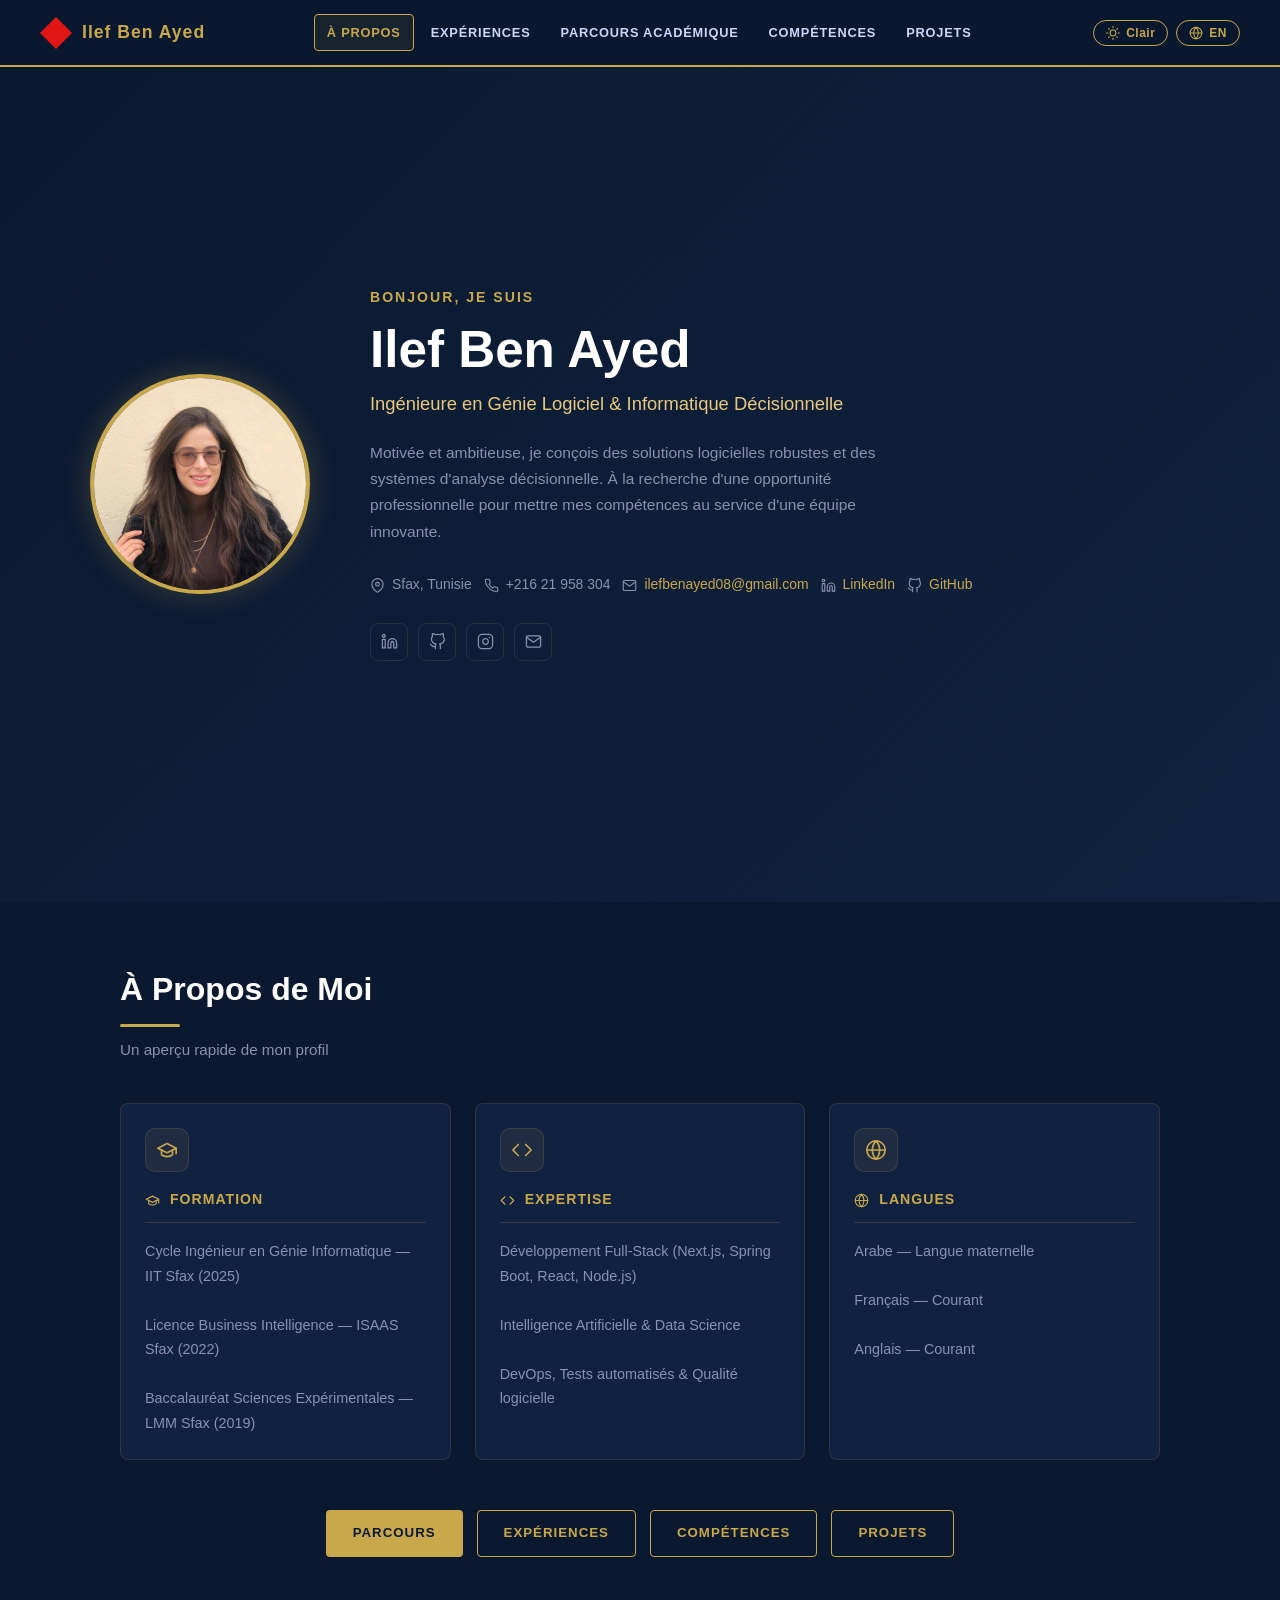
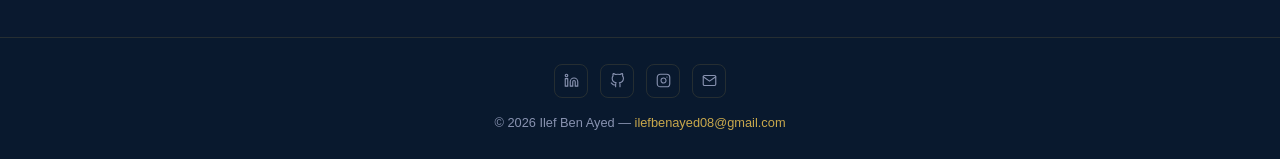
<file: index.html>
<!DOCTYPE html>
<html lang="fr">
<head>
  <meta charset="UTF-8">
  <meta name="viewport" content="width=device-width, initial-scale=1.0">
  <title>Ilef Ben Ayed — Portfolio</title>
  <link href="pages/Style.css" rel="stylesheet">
</head>
<body>

  <!-- ===== HEADER ===== -->
  <header>
    <div class="header-inner">

      <div class="logo">
        <img src="images/square_y7kkq9jmknyo_32 (2).png" alt="logo">
        Ilef Ben Ayed
      </div>
 
      <nav>
        <a href="index.html" class="active" data-fr="À Propos" data-en="About">À Propos</a>
        <a href="pages/professionnel.html" data-fr="Expériences"         data-en="Experience">Expériences</a>
        <a href="pages/parcour.html"       data-fr="Parcours Académique" data-en="Education">Parcours Académique</a>
        <a href="pages/competences.html"   data-fr="Compétences"         data-en="Skills">Compétences</a>
        <a href="pages/projets.html"       data-fr="Projets"             data-en="Projects">Projets</a>
        <!-- <a href="pages/contact.html"       data-fr="Contact"             data-en="Contact">Contact</a> -->
      </nav>

      <div class="header-controls">
        <button class="ctrl-btn" id="themeBtn" onclick="toggleTheme()">
          <!-- sun icon -->
          <svg id="themeIcon" class="ico" viewBox="0 0 24 24">
            <circle cx="12" cy="12" r="5"/><line x1="12" y1="1" x2="12" y2="3"/><line x1="12" y1="21" x2="12" y2="23"/>
            <line x1="4.22" y1="4.22" x2="5.64" y2="5.64"/><line x1="18.36" y1="18.36" x2="19.78" y2="19.78"/>
            <line x1="1" y1="12" x2="3" y2="12"/><line x1="21" y1="12" x2="23" y2="12"/>
            <line x1="4.22" y1="19.78" x2="5.64" y2="18.36"/><line x1="18.36" y1="5.64" x2="19.78" y2="4.22"/>
          </svg>
          <span id="themeLabel" data-fr="Clair" data-en="Light">Clair</span>
        </button>
        <button class="ctrl-btn" id="langBtn" onclick="toggleLang()">
          <!-- globe icon -->
          <svg class="ico" viewBox="0 0 24 24">
            <circle cx="12" cy="12" r="10"/>
            <line x1="2" y1="12" x2="22" y2="12"/>
            <path d="M12 2a15.3 15.3 0 0 1 4 10 15.3 15.3 0 0 1-4 10 15.3 15.3 0 0 1-4-10 15.3 15.3 0 0 1 4-10z"/>
          </svg>
          <span id="langLabel">EN</span>
        </button>
      </div>

    </div>
  </header>

  <!-- ===== HERO ===== -->
  <section class="hero">
    <div class="hero-inner">

      <img class="hero-photo" src="images/ilef.jpg" alt="Ilef Ben Ayed">

      <div class="hero-text">

        <p class="hero-greeting" data-fr="Bonjour, je suis" data-en="Hello, I am">
          Bonjour, je suis
        </p>

        <h1 class="hero-name">Ilef Ben Ayed</h1>

        <p class="hero-title"
           data-fr="Ingénieure en Génie Logiciel &amp; Informatique Décisionnelle"
           data-en="Software Engineering &amp; Business Intelligence Engineer">
          Ingénieure en Génie Logiciel &amp; Informatique Décisionnelle
        </p>

        <p class="hero-desc"
           data-fr="Motivée et ambitieuse, je conçois des solutions logicielles robustes et des systèmes d'analyse décisionnelle. À la recherche d'une opportunité professionnelle pour mettre mes compétences au service d'une équipe innovante."
           data-en="Motivated and ambitious, I design robust software solutions and business intelligence systems. Looking for a professional opportunity to put my skills at the service of an innovative team.">
          Motivée et ambitieuse, je conçois des solutions logicielles robustes et des systèmes d'analyse décisionnelle. À la recherche d'une opportunité professionnelle pour mettre mes compétences au service d'une équipe innovante.
        </p>

        <!-- Info row -->
        <div class="hero-info">
          <span class="hero-info-item">
            <svg class="ico ico-sm" viewBox="0 0 24 24"><path d="M21 10c0 7-9 13-9 13S3 17 3 10a9 9 0 0 1 18 0z"/><circle cx="12" cy="10" r="3"/></svg>
            Sfax, Tunisie
          </span>
          <span class="hero-info-item">
            <svg class="ico ico-sm" viewBox="0 0 24 24"><path d="M22 16.92v3a2 2 0 0 1-2.18 2 19.79 19.79 0 0 1-8.63-3.07 19.5 19.5 0 0 1-6-6A19.79 19.79 0 0 1 2.12 4.18 2 2 0 0 1 4.11 2h3a2 2 0 0 1 2 1.72c.127.96.361 1.903.7 2.81a2 2 0 0 1-.45 2.11L8.09 9.91a16 16 0 0 0 6 6l1.27-1.27a2 2 0 0 1 2.11-.45c.907.339 1.85.573 2.81.7A2 2 0 0 1 22 16.92z"/></svg>
            +216 21 958 304
          </span>
          <span class="hero-info-item">
            <svg class="ico ico-sm" viewBox="0 0 24 24"><path d="M4 4h16c1.1 0 2 .9 2 2v12c0 1.1-.9 2-2 2H4c-1.1 0-2-.9-2-2V6c0-1.1.9-2 2-2z"/><polyline points="22,6 12,13 2,6"/></svg>
            <a href="mailto:ilefbenayed08@gmail.com">ilefbenayed08@gmail.com</a>
          </span>
          <span class="hero-info-item">
            <svg class="ico ico-sm" viewBox="0 0 24 24"><path d="M16 8a6 6 0 0 1 6 6v7h-4v-7a2 2 0 0 0-2-2 2 2 0 0 0-2 2v7h-4v-7a6 6 0 0 1 6-6z"/><rect x="2" y="9" width="4" height="12"/><circle cx="4" cy="4" r="2"/></svg>
            <a href="https://linkedin.com/in/ilef-ben-ayed" target="_blank">LinkedIn</a>
          </span>
          <span class="hero-info-item">
            <svg class="ico ico-sm" viewBox="0 0 24 24"><path d="M9 19c-5 1.5-5-2.5-7-3m14 6v-3.87a3.37 3.37 0 0 0-.94-2.61c3.14-.35 6.44-1.54 6.44-7A5.44 5.44 0 0 0 20 4.77 5.07 5.07 0 0 0 19.91 1S18.73.65 16 2.48a13.38 13.38 0 0 0-7 0C6.27.65 5.09 1 5.09 1A5.07 5.07 0 0 0 5 4.77a5.44 5.44 0 0 0-1.5 3.78c0 5.42 3.3 6.61 6.44 7A3.37 3.37 0 0 0 9 18.13V22"/></svg>
            <a href="https://github.com/Ilef16" target="_blank">GitHub</a>
          </span>
        </div>

        <!-- Social icons -->
        <div class="hero-social">
          <a href="https://linkedin.com/in/ilef-ben-ayed" target="_blank" title="LinkedIn">
            <svg class="ico" viewBox="0 0 24 24"><path d="M16 8a6 6 0 0 1 6 6v7h-4v-7a2 2 0 0 0-2-2 2 2 0 0 0-2 2v7h-4v-7a6 6 0 0 1 6-6z"/><rect x="2" y="9" width="4" height="12"/><circle cx="4" cy="4" r="2"/></svg>
          </a>
          <a href="https://github.com/Ilef16" target="_blank" title="GitHub">
            <svg class="ico" viewBox="0 0 24 24"><path d="M9 19c-5 1.5-5-2.5-7-3m14 6v-3.87a3.37 3.37 0 0 0-.94-2.61c3.14-.35 6.44-1.54 6.44-7A5.44 5.44 0 0 0 20 4.77 5.07 5.07 0 0 0 19.91 1S18.73.65 16 2.48a13.38 13.38 0 0 0-7 0C6.27.65 5.09 1 5.09 1A5.07 5.07 0 0 0 5 4.77a5.44 5.44 0 0 0-1.5 3.78c0 5.42 3.3 6.61 6.44 7A3.37 3.37 0 0 0 9 18.13V22"/></svg>
          </a>
          <a href="https://www.instagram.com/" target="_blank" title="Instagram">
            <svg class="ico" viewBox="0 0 24 24"><rect x="2" y="2" width="20" height="20" rx="5" ry="5"/><path d="M16 11.37A4 4 0 1 1 12.63 8 4 4 0 0 1 16 11.37z"/><line x1="17.5" y1="6.5" x2="17.51" y2="6.5"/></svg>
          </a>
          <a href="mailto:ilefbenayed08@gmail.com" title="Email">
            <svg class="ico" viewBox="0 0 24 24"><path d="M4 4h16c1.1 0 2 .9 2 2v12c0 1.1-.9 2-2 2H4c-1.1 0-2-.9-2-2V6c0-1.1.9-2 2-2z"/><polyline points="22,6 12,13 2,6"/></svg>
          </a>
        </div>

        <!-- <a href="pages/contact.html" class="btn-primary" data-fr="Me contacter" data-en="Contact me">
          Me contacter
        </a> -->

      </div>
    </div>
  </section>

  <!-- ===== ABOUT CARDS ===== -->
  <div class="page-wrapper">

    <h2 class="section-title" data-fr="À Propos de Moi" data-en="About Me">À Propos de Moi</h2>
    <p class="section-subtitle" data-fr="Un aperçu rapide de mon profil" data-en="A quick overview of my profile">
      Un aperçu rapide de mon profil
    </p>

    <div style="display:grid;grid-template-columns:repeat(auto-fit,minmax(280px,1fr));gap:24px;">

      <!-- Card 1 : Formation -->
      <div class="skill-card">
        <div class="card-icon">
          <svg class="ico" viewBox="0 0 24 24"><path d="M22 10v6M2 10l10-5 10 5-10 5z"/><path d="M6 12v5c3 3 9 3 12 0v-5"/></svg>
        </div>
        <h3>
          <svg class="ico ico-sm" viewBox="0 0 24 24"><path d="M22 10v6M2 10l10-5 10 5-10 5z"/><path d="M6 12v5c3 3 9 3 12 0v-5"/></svg>
          <span data-fr="Formation" data-en="Education">Formation</span>
        </h3>
        <p style="color:var(--text-muted);font-size:0.9rem;"
           data-fr="Cycle Ingénieur en Génie Informatique — IIT Sfax (2025)<br><br>Licence Business Intelligence — ISAAS Sfax (2022)<br><br>Baccalauréat Sciences Expérimentales — LMM Sfax (2019)"
           data-en="Computer Engineering Degree — IIT Sfax (2025)<br><br>BSc Business Intelligence — ISAAS Sfax (2022)<br><br>High School Diploma (Sciences) — LMM Sfax (2019)">
          Cycle Ingénieur en Génie Informatique — IIT Sfax (2025)<br><br>
          Licence Business Intelligence — ISAAS Sfax (2022)<br><br>
          Baccalauréat Sciences Expérimentales — LMM Sfax (2019)
        </p>
      </div>

      <!-- Card 2 : Expertise -->
      <div class="skill-card">
        <div class="card-icon">
          <svg class="ico" viewBox="0 0 24 24"><polyline points="16 18 22 12 16 6"/><polyline points="8 6 2 12 8 18"/></svg>
        </div>
        <h3>
          <svg class="ico ico-sm" viewBox="0 0 24 24"><polyline points="16 18 22 12 16 6"/><polyline points="8 6 2 12 8 18"/></svg>
          <span data-fr="Expertise" data-en="Expertise">Expertise</span>
        </h3>
        <p style="color:var(--text-muted);font-size:0.9rem;"
           data-fr="Développement Full-Stack (Next.js, Spring Boot, React, Node.js)<br><br>Intelligence Artificielle &amp; Data Science<br><br>DevOps, Tests automatisés &amp; Qualité logicielle"
           data-en="Full-Stack Development (Next.js, Spring Boot, React, Node.js)<br><br>Artificial Intelligence &amp; Data Science<br><br>DevOps, Automated Testing &amp; Software Quality">
          Développement Full-Stack (Next.js, Spring Boot, React, Node.js)<br><br>
          Intelligence Artificielle &amp; Data Science<br><br>
          DevOps, Tests automatisés &amp; Qualité logicielle
        </p>
      </div>

      <!-- Card 3 : Langues -->
      <div class="skill-card">
        <div class="card-icon">
          <svg class="ico" viewBox="0 0 24 24"><circle cx="12" cy="12" r="10"/><line x1="2" y1="12" x2="22" y2="12"/><path d="M12 2a15.3 15.3 0 0 1 4 10 15.3 15.3 0 0 1-4 10 15.3 15.3 0 0 1-4-10 15.3 15.3 0 0 1 4-10z"/></svg>
        </div>
        <h3>
          <svg class="ico ico-sm" viewBox="0 0 24 24"><circle cx="12" cy="12" r="10"/><line x1="2" y1="12" x2="22" y2="12"/><path d="M12 2a15.3 15.3 0 0 1 4 10 15.3 15.3 0 0 1-4 10 15.3 15.3 0 0 1-4-10 15.3 15.3 0 0 1 4-10z"/></svg>
          <span data-fr="Langues" data-en="Languages">Langues</span>
        </h3>
        <p style="color:var(--text-muted);font-size:0.9rem;"
           data-fr="Arabe — Langue maternelle<br><br>Français — Courant<br><br>Anglais — Courant"
           data-en="Arabic — Native<br><br>French — Fluent<br><br>English — Fluent">
          Arabe — Langue maternelle<br><br>
          Français — Courant<br><br>
          Anglais — Courant
        </p>
      </div>

    </div>

    <!-- Quick nav links -->
    <div class="quick-links">
      <a href="pages/parcour.html" class="btn-primary" data-fr="Parcours" data-en="Education">
        <svg class="ico ico-sm" viewBox="0 0 24 24" style="stroke:#0a192f"><path d="M22 10v6M2 10l10-5 10 5-10 5z"/></svg>
        Parcours
      </a>
      <a href="pages/professionnel.html" class="btn-outline" data-fr="Expériences" data-en="Experience">
        <svg class="ico ico-sm" viewBox="0 0 24 24"><rect x="2" y="7" width="20" height="14" rx="2" ry="2"/><path d="M16 21V5a2 2 0 0 0-2-2h-4a2 2 0 0 0-2 2v16"/></svg>
        Expériences
      </a>
      <a href="pages/competences.html" class="btn-outline" data-fr="Compétences" data-en="Skills">
        <svg class="ico ico-sm" viewBox="0 0 24 24"><polyline points="16 18 22 12 16 6"/><polyline points="8 6 2 12 8 18"/></svg>
        Compétences
      </a>
      <a href="pages/projets.html" class="btn-outline" data-fr="Projets" data-en="Projects">
        <svg class="ico ico-sm" viewBox="0 0 24 24"><polygon points="12 2 2 7 12 12 22 7 12 2"/><polyline points="2 17 12 22 22 17"/><polyline points="2 12 12 17 22 12"/></svg>
        Projets
      </a>
    </div>

  </div>

  <!-- ===== FOOTER ===== -->
  <footer>
    <div class="footer-inner">
      <div class="footer-social">
        <a href="https://linkedin.com/in/ilef-ben-ayed" target="_blank" title="LinkedIn">
          <svg class="ico" viewBox="0 0 24 24"><path d="M16 8a6 6 0 0 1 6 6v7h-4v-7a2 2 0 0 0-2-2 2 2 0 0 0-2 2v7h-4v-7a6 6 0 0 1 6-6z"/><rect x="2" y="9" width="4" height="12"/><circle cx="4" cy="4" r="2"/></svg>
        </a>
        <a href="https://github.com/Ilef16" target="_blank" title="GitHub">
          <svg class="ico" viewBox="0 0 24 24"><path d="M9 19c-5 1.5-5-2.5-7-3m14 6v-3.87a3.37 3.37 0 0 0-.94-2.61c3.14-.35 6.44-1.54 6.44-7A5.44 5.44 0 0 0 20 4.77 5.07 5.07 0 0 0 19.91 1S18.73.65 16 2.48a13.38 13.38 0 0 0-7 0C6.27.65 5.09 1 5.09 1A5.07 5.07 0 0 0 5 4.77a5.44 5.44 0 0 0-1.5 3.78c0 5.42 3.3 6.61 6.44 7A3.37 3.37 0 0 0 9 18.13V22"/></svg>
        </a>
        <a href="https://www.instagram.com/" target="_blank" title="Instagram">
          <svg class="ico" viewBox="0 0 24 24"><rect x="2" y="2" width="20" height="20" rx="5" ry="5"/><path d="M16 11.37A4 4 0 1 1 12.63 8 4 4 0 0 1 16 11.37z"/><line x1="17.5" y1="6.5" x2="17.51" y2="6.5"/></svg>
        </a>
        <a href="mailto:ilefbenayed08@gmail.com" title="Email">
          <svg class="ico" viewBox="0 0 24 24"><path d="M4 4h16c1.1 0 2 .9 2 2v12c0 1.1-.9 2-2 2H4c-1.1 0-2-.9-2-2V6c0-1.1.9-2 2-2z"/><polyline points="22,6 12,13 2,6"/></svg>
        </a>
      </div>
      <p class="footer-text">© <span id="copy-year"></span> Ilef Ben Ayed —
        <a href="mailto:ilefbenayed08@gmail.com">ilefbenayed08@gmail.com</a>
      </p>
    </div>
  </footer>

  <!-- ===== SCRIPTS ===== -->
  <script>
    let currentLang  = localStorage.getItem('lang')  || 'fr';
    let currentTheme = localStorage.getItem('theme') || 'dark';
    applyTheme(currentTheme);
    applyLang(currentLang);

    document.getElementById('copy-year').textContent = new Date().getFullYear();

    function toggleTheme() {
      currentTheme = currentTheme === 'dark' ? 'light' : 'dark';
      localStorage.setItem('theme', currentTheme);
      applyTheme(currentTheme);
    }

    function applyTheme(t) {
      const icon  = document.getElementById('themeIcon');
      const label = document.getElementById('themeLabel');
      if (t === 'light') {
        document.body.classList.add('light');
        icon.innerHTML = '<path d="M21 12.79A9 9 0 1 1 11.21 3 7 7 0 0 0 21 12.79z"/>';
        label.textContent = currentLang === 'fr' ? 'Sombre' : 'Dark';
      } else {
        document.body.classList.remove('light');
        icon.innerHTML = '<circle cx="12" cy="12" r="5"/><line x1="12" y1="1" x2="12" y2="3"/><line x1="12" y1="21" x2="12" y2="23"/><line x1="4.22" y1="4.22" x2="5.64" y2="5.64"/><line x1="18.36" y1="18.36" x2="19.78" y2="19.78"/><line x1="1" y1="12" x2="3" y2="12"/><line x1="21" y1="12" x2="23" y2="12"/><line x1="4.22" y1="19.78" x2="5.64" y2="18.36"/><line x1="18.36" y1="5.64" x2="19.78" y2="4.22"/>';
        label.textContent = currentLang === 'fr' ? 'Clair' : 'Light';
      }
    }

    function toggleLang() {
      currentLang = currentLang === 'fr' ? 'en' : 'fr';
      localStorage.setItem('lang', currentLang);
      applyLang(currentLang);
    }

    function applyLang(l) {
      document.getElementById('langLabel').textContent = l === 'fr' ? 'EN' : 'FR';
      document.documentElement.lang = l;
      document.querySelectorAll('[data-fr][data-en]').forEach(el => {
        const v = el.getAttribute('data-' + l);
        if (v !== null) el.innerHTML = v;
      });
      const label = document.getElementById('themeLabel');
      label.textContent = currentTheme === 'light'
        ? (l === 'fr' ? 'Sombre' : 'Dark')
        : (l === 'fr' ? 'Clair'  : 'Light');
    }
  </script>

</body>
</html>
</file>
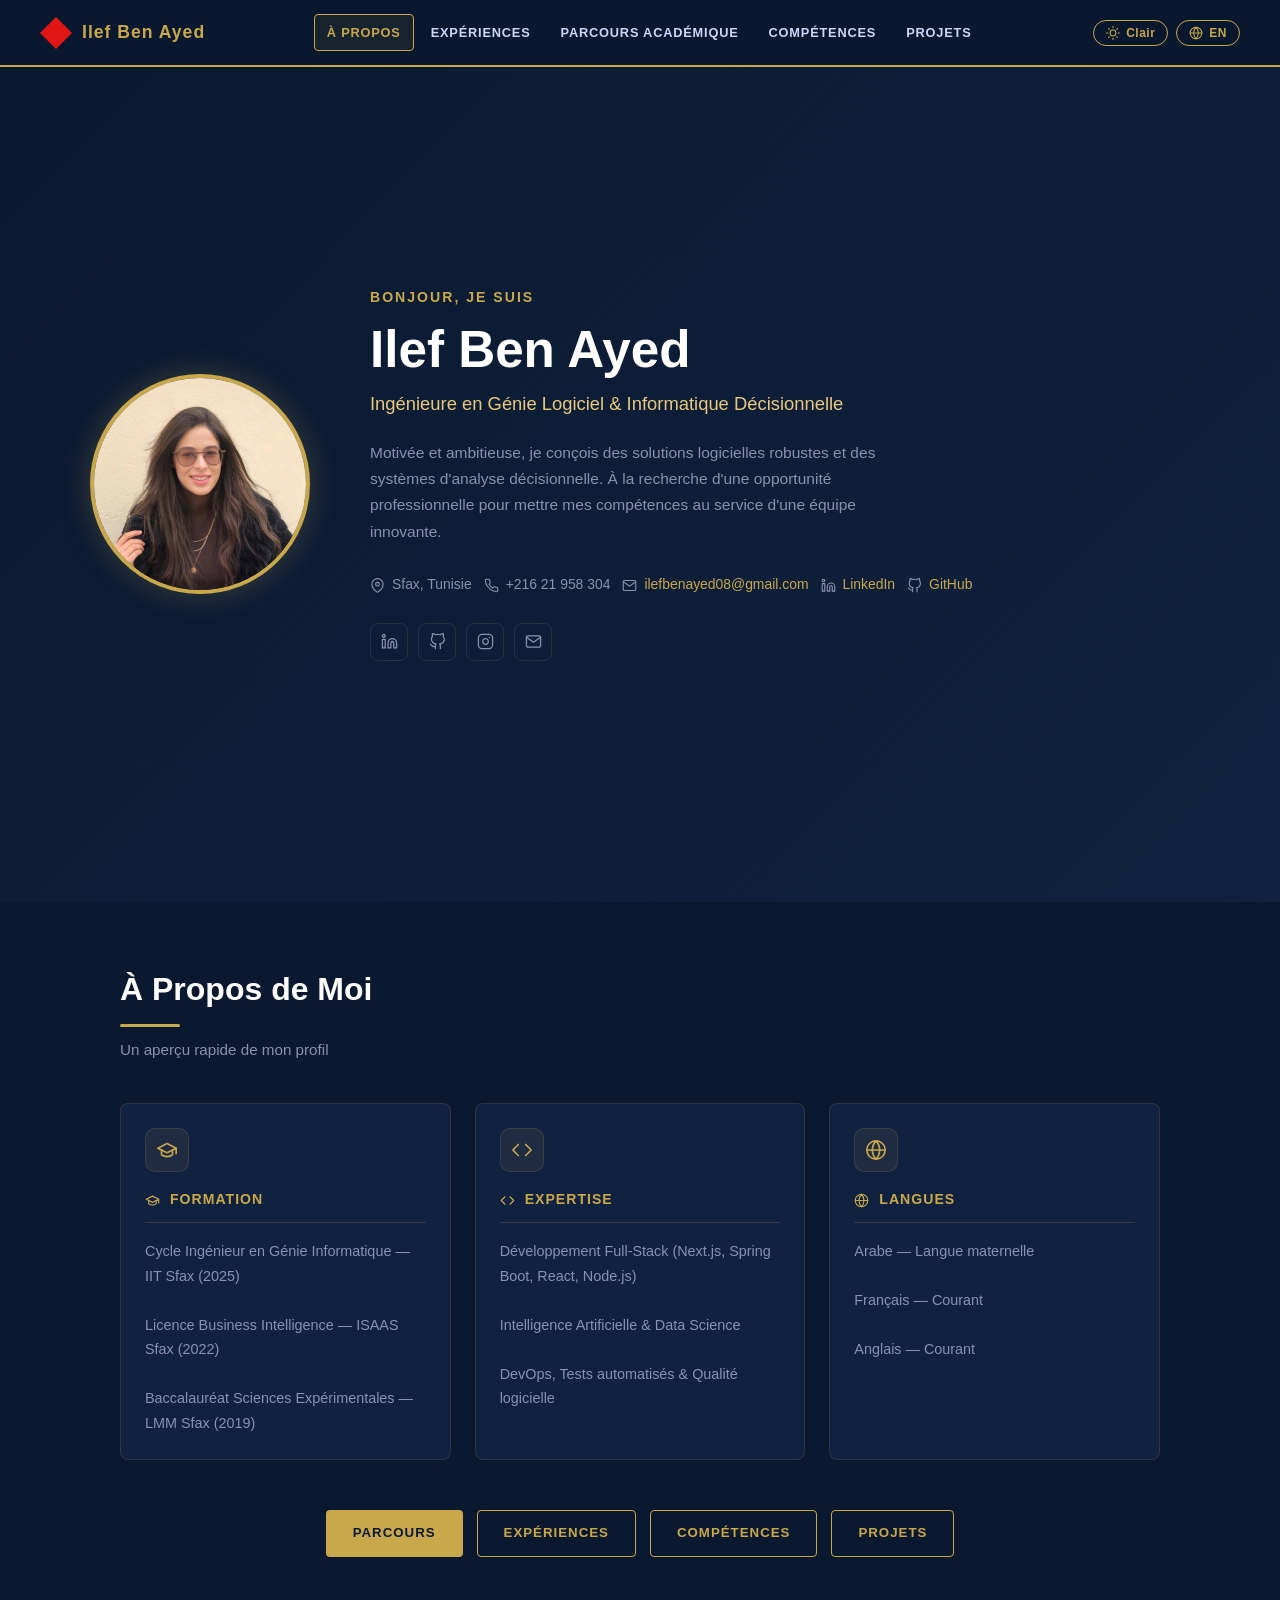
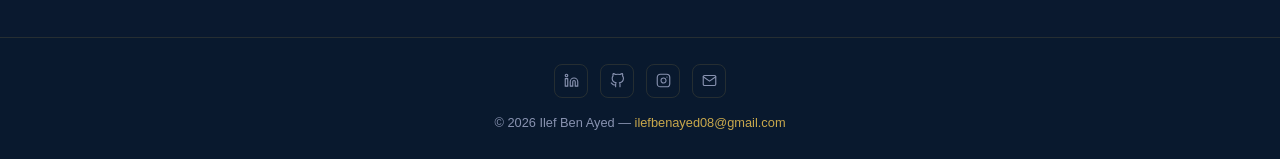
<file: acceuil.html>
<!DOCTYPE html>
<html lang="fr">
<head>
  <meta charset="UTF-8">
  <meta name="viewport" content="width=device-width, initial-scale=1.0">
  <title>Ilef Ben Ayed — Portfolio</title>
  <link href="pages/Style.css" rel="stylesheet">
</head>
<body>

  <!-- ===== HEADER ===== -->
  <header>
    <div class="header-inner">

      <div class="logo">
        <img src="images/square_y7kkq9jmknyo_32 (2).png" alt="logo">
        Ilef Ben Ayed
      </div>

      <nav>
        <a href="acceuil.html" class="active" data-fr="À Propos" data-en="About">À Propos</a>
        <a href="pages/professionnel.html" data-fr="Expériences"         data-en="Experience">Expériences</a>
        <a href="pages/parcour.html"       data-fr="Parcours Académique" data-en="Education">Parcours Académique</a>
        <a href="pages/competences.html"   data-fr="Compétences"         data-en="Skills">Compétences</a>
        <a href="pages/projets.html"       data-fr="Projets"             data-en="Projects">Projets</a>
        <!-- <a href="pages/contact.html"       data-fr="Contact"             data-en="Contact">Contact</a> -->
      </nav>

      <div class="header-controls">
        <button class="ctrl-btn" id="themeBtn" onclick="toggleTheme()">
          <!-- sun icon -->
          <svg id="themeIcon" class="ico" viewBox="0 0 24 24">
            <circle cx="12" cy="12" r="5"/><line x1="12" y1="1" x2="12" y2="3"/><line x1="12" y1="21" x2="12" y2="23"/>
            <line x1="4.22" y1="4.22" x2="5.64" y2="5.64"/><line x1="18.36" y1="18.36" x2="19.78" y2="19.78"/>
            <line x1="1" y1="12" x2="3" y2="12"/><line x1="21" y1="12" x2="23" y2="12"/>
            <line x1="4.22" y1="19.78" x2="5.64" y2="18.36"/><line x1="18.36" y1="5.64" x2="19.78" y2="4.22"/>
          </svg>
          <span id="themeLabel" data-fr="Clair" data-en="Light">Clair</span>
        </button>
        <button class="ctrl-btn" id="langBtn" onclick="toggleLang()">
          <!-- globe icon -->
          <svg class="ico" viewBox="0 0 24 24">
            <circle cx="12" cy="12" r="10"/>
            <line x1="2" y1="12" x2="22" y2="12"/>
            <path d="M12 2a15.3 15.3 0 0 1 4 10 15.3 15.3 0 0 1-4 10 15.3 15.3 0 0 1-4-10 15.3 15.3 0 0 1 4-10z"/>
          </svg>
          <span id="langLabel">EN</span>
        </button>
      </div>

    </div>
  </header>

  <!-- ===== HERO ===== -->
  <section class="hero">
    <div class="hero-inner">

      <img class="hero-photo" src="images/ilef.jpg" alt="Ilef Ben Ayed">

      <div class="hero-text">

        <p class="hero-greeting" data-fr="Bonjour, je suis" data-en="Hello, I am">
          Bonjour, je suis
        </p>

        <h1 class="hero-name">Ilef Ben Ayed</h1>

        <p class="hero-title"
           data-fr="Ingénieure en Génie Logiciel &amp; Informatique Décisionnelle"
           data-en="Software Engineering &amp; Business Intelligence Engineer">
          Ingénieure en Génie Logiciel &amp; Informatique Décisionnelle
        </p>

        <p class="hero-desc"
           data-fr="Motivée et ambitieuse, je conçois des solutions logicielles robustes et des systèmes d'analyse décisionnelle. À la recherche d'une opportunité professionnelle pour mettre mes compétences au service d'une équipe innovante."
           data-en="Motivated and ambitious, I design robust software solutions and business intelligence systems. Looking for a professional opportunity to put my skills at the service of an innovative team.">
          Motivée et ambitieuse, je conçois des solutions logicielles robustes et des systèmes d'analyse décisionnelle. À la recherche d'une opportunité professionnelle pour mettre mes compétences au service d'une équipe innovante.
        </p>

        <!-- Info row -->
        <div class="hero-info">
          <span class="hero-info-item">
            <svg class="ico ico-sm" viewBox="0 0 24 24"><path d="M21 10c0 7-9 13-9 13S3 17 3 10a9 9 0 0 1 18 0z"/><circle cx="12" cy="10" r="3"/></svg>
            Sfax, Tunisie
          </span>
          <span class="hero-info-item">
            <svg class="ico ico-sm" viewBox="0 0 24 24"><path d="M22 16.92v3a2 2 0 0 1-2.18 2 19.79 19.79 0 0 1-8.63-3.07 19.5 19.5 0 0 1-6-6A19.79 19.79 0 0 1 2.12 4.18 2 2 0 0 1 4.11 2h3a2 2 0 0 1 2 1.72c.127.96.361 1.903.7 2.81a2 2 0 0 1-.45 2.11L8.09 9.91a16 16 0 0 0 6 6l1.27-1.27a2 2 0 0 1 2.11-.45c.907.339 1.85.573 2.81.7A2 2 0 0 1 22 16.92z"/></svg>
            +216 21 958 304
          </span>
          <span class="hero-info-item">
            <svg class="ico ico-sm" viewBox="0 0 24 24"><path d="M4 4h16c1.1 0 2 .9 2 2v12c0 1.1-.9 2-2 2H4c-1.1 0-2-.9-2-2V6c0-1.1.9-2 2-2z"/><polyline points="22,6 12,13 2,6"/></svg>
            <a href="mailto:ilefbenayed08@gmail.com">ilefbenayed08@gmail.com</a>
          </span>
          <span class="hero-info-item">
            <svg class="ico ico-sm" viewBox="0 0 24 24"><path d="M16 8a6 6 0 0 1 6 6v7h-4v-7a2 2 0 0 0-2-2 2 2 0 0 0-2 2v7h-4v-7a6 6 0 0 1 6-6z"/><rect x="2" y="9" width="4" height="12"/><circle cx="4" cy="4" r="2"/></svg>
            <a href="https://linkedin.com/in/ilef-ben-ayed" target="_blank">LinkedIn</a>
          </span>
          <span class="hero-info-item">
            <svg class="ico ico-sm" viewBox="0 0 24 24"><path d="M9 19c-5 1.5-5-2.5-7-3m14 6v-3.87a3.37 3.37 0 0 0-.94-2.61c3.14-.35 6.44-1.54 6.44-7A5.44 5.44 0 0 0 20 4.77 5.07 5.07 0 0 0 19.91 1S18.73.65 16 2.48a13.38 13.38 0 0 0-7 0C6.27.65 5.09 1 5.09 1A5.07 5.07 0 0 0 5 4.77a5.44 5.44 0 0 0-1.5 3.78c0 5.42 3.3 6.61 6.44 7A3.37 3.37 0 0 0 9 18.13V22"/></svg>
            <a href="https://github.com/Ilef16" target="_blank">GitHub</a>
          </span>
        </div>

        <!-- Social icons -->
        <div class="hero-social">
          <a href="https://linkedin.com/in/ilef-ben-ayed" target="_blank" title="LinkedIn">
            <svg class="ico" viewBox="0 0 24 24"><path d="M16 8a6 6 0 0 1 6 6v7h-4v-7a2 2 0 0 0-2-2 2 2 0 0 0-2 2v7h-4v-7a6 6 0 0 1 6-6z"/><rect x="2" y="9" width="4" height="12"/><circle cx="4" cy="4" r="2"/></svg>
          </a>
          <a href="https://github.com/Ilef16" target="_blank" title="GitHub">
            <svg class="ico" viewBox="0 0 24 24"><path d="M9 19c-5 1.5-5-2.5-7-3m14 6v-3.87a3.37 3.37 0 0 0-.94-2.61c3.14-.35 6.44-1.54 6.44-7A5.44 5.44 0 0 0 20 4.77 5.07 5.07 0 0 0 19.91 1S18.73.65 16 2.48a13.38 13.38 0 0 0-7 0C6.27.65 5.09 1 5.09 1A5.07 5.07 0 0 0 5 4.77a5.44 5.44 0 0 0-1.5 3.78c0 5.42 3.3 6.61 6.44 7A3.37 3.37 0 0 0 9 18.13V22"/></svg>
          </a>
          <a href="https://www.instagram.com/" target="_blank" title="Instagram">
            <svg class="ico" viewBox="0 0 24 24"><rect x="2" y="2" width="20" height="20" rx="5" ry="5"/><path d="M16 11.37A4 4 0 1 1 12.63 8 4 4 0 0 1 16 11.37z"/><line x1="17.5" y1="6.5" x2="17.51" y2="6.5"/></svg>
          </a>
          <a href="mailto:ilefbenayed08@gmail.com" title="Email">
            <svg class="ico" viewBox="0 0 24 24"><path d="M4 4h16c1.1 0 2 .9 2 2v12c0 1.1-.9 2-2 2H4c-1.1 0-2-.9-2-2V6c0-1.1.9-2 2-2z"/><polyline points="22,6 12,13 2,6"/></svg>
          </a>
        </div>

        <!-- <a href="pages/contact.html" class="btn-primary" data-fr="Me contacter" data-en="Contact me">
          Me contacter
        </a> -->

      </div>
    </div>
  </section>

  <!-- ===== ABOUT CARDS ===== -->
  <div class="page-wrapper">

    <h2 class="section-title" data-fr="À Propos de Moi" data-en="About Me">À Propos de Moi</h2>
    <p class="section-subtitle" data-fr="Un aperçu rapide de mon profil" data-en="A quick overview of my profile">
      Un aperçu rapide de mon profil
    </p>

    <div style="display:grid;grid-template-columns:repeat(auto-fit,minmax(280px,1fr));gap:24px;">

      <!-- Card 1 : Formation -->
      <div class="skill-card">
        <div class="card-icon">
          <svg class="ico" viewBox="0 0 24 24"><path d="M22 10v6M2 10l10-5 10 5-10 5z"/><path d="M6 12v5c3 3 9 3 12 0v-5"/></svg>
        </div>
        <h3>
          <svg class="ico ico-sm" viewBox="0 0 24 24"><path d="M22 10v6M2 10l10-5 10 5-10 5z"/><path d="M6 12v5c3 3 9 3 12 0v-5"/></svg>
          <span data-fr="Formation" data-en="Education">Formation</span>
        </h3>
        <p style="color:var(--text-muted);font-size:0.9rem;"
           data-fr="Cycle Ingénieur en Génie Informatique — IIT Sfax (2025)<br><br>Licence Business Intelligence — ISAAS Sfax (2022)<br><br>Baccalauréat Sciences Expérimentales — LMM Sfax (2019)"
           data-en="Computer Engineering Degree — IIT Sfax (2025)<br><br>BSc Business Intelligence — ISAAS Sfax (2022)<br><br>High School Diploma (Sciences) — LMM Sfax (2019)">
          Cycle Ingénieur en Génie Informatique — IIT Sfax (2025)<br><br>
          Licence Business Intelligence — ISAAS Sfax (2022)<br><br>
          Baccalauréat Sciences Expérimentales — LMM Sfax (2019)
        </p>
      </div>

      <!-- Card 2 : Expertise -->
      <div class="skill-card">
        <div class="card-icon">
          <svg class="ico" viewBox="0 0 24 24"><polyline points="16 18 22 12 16 6"/><polyline points="8 6 2 12 8 18"/></svg>
        </div>
        <h3>
          <svg class="ico ico-sm" viewBox="0 0 24 24"><polyline points="16 18 22 12 16 6"/><polyline points="8 6 2 12 8 18"/></svg>
          <span data-fr="Expertise" data-en="Expertise">Expertise</span>
        </h3>
        <p style="color:var(--text-muted);font-size:0.9rem;"
           data-fr="Développement Full-Stack (Next.js, Spring Boot, React, Node.js)<br><br>Intelligence Artificielle &amp; Data Science<br><br>DevOps, Tests automatisés &amp; Qualité logicielle"
           data-en="Full-Stack Development (Next.js, Spring Boot, React, Node.js)<br><br>Artificial Intelligence &amp; Data Science<br><br>DevOps, Automated Testing &amp; Software Quality">
          Développement Full-Stack (Next.js, Spring Boot, React, Node.js)<br><br>
          Intelligence Artificielle &amp; Data Science<br><br>
          DevOps, Tests automatisés &amp; Qualité logicielle
        </p>
      </div>

      <!-- Card 3 : Langues -->
      <div class="skill-card">
        <div class="card-icon">
          <svg class="ico" viewBox="0 0 24 24"><circle cx="12" cy="12" r="10"/><line x1="2" y1="12" x2="22" y2="12"/><path d="M12 2a15.3 15.3 0 0 1 4 10 15.3 15.3 0 0 1-4 10 15.3 15.3 0 0 1-4-10 15.3 15.3 0 0 1 4-10z"/></svg>
        </div>
        <h3>
          <svg class="ico ico-sm" viewBox="0 0 24 24"><circle cx="12" cy="12" r="10"/><line x1="2" y1="12" x2="22" y2="12"/><path d="M12 2a15.3 15.3 0 0 1 4 10 15.3 15.3 0 0 1-4 10 15.3 15.3 0 0 1-4-10 15.3 15.3 0 0 1 4-10z"/></svg>
          <span data-fr="Langues" data-en="Languages">Langues</span>
        </h3>
        <p style="color:var(--text-muted);font-size:0.9rem;"
           data-fr="Arabe — Langue maternelle<br><br>Français — Courant<br><br>Anglais — Courant"
           data-en="Arabic — Native<br><br>French — Fluent<br><br>English — Fluent">
          Arabe — Langue maternelle<br><br>
          Français — Courant<br><br>
          Anglais — Courant
        </p>
      </div>

    </div>

    <!-- Quick nav links -->
    <div class="quick-links">
      <a href="pages/parcour.html" class="btn-primary" data-fr="Parcours" data-en="Education">
        <svg class="ico ico-sm" viewBox="0 0 24 24" style="stroke:#0a192f"><path d="M22 10v6M2 10l10-5 10 5-10 5z"/></svg>
        Parcours
      </a>
      <a href="pages/professionnel.html" class="btn-outline" data-fr="Expériences" data-en="Experience">
        <svg class="ico ico-sm" viewBox="0 0 24 24"><rect x="2" y="7" width="20" height="14" rx="2" ry="2"/><path d="M16 21V5a2 2 0 0 0-2-2h-4a2 2 0 0 0-2 2v16"/></svg>
        Expériences
      </a>
      <a href="pages/competences.html" class="btn-outline" data-fr="Compétences" data-en="Skills">
        <svg class="ico ico-sm" viewBox="0 0 24 24"><polyline points="16 18 22 12 16 6"/><polyline points="8 6 2 12 8 18"/></svg>
        Compétences
      </a>
      <a href="pages/projets.html" class="btn-outline" data-fr="Projets" data-en="Projects">
        <svg class="ico ico-sm" viewBox="0 0 24 24"><polygon points="12 2 2 7 12 12 22 7 12 2"/><polyline points="2 17 12 22 22 17"/><polyline points="2 12 12 17 22 12"/></svg>
        Projets
      </a>
    </div>

  </div>

  <!-- ===== FOOTER ===== -->
  <footer>
    <div class="footer-inner">
      <div class="footer-social">
        <a href="https://linkedin.com/in/ilef-ben-ayed" target="_blank" title="LinkedIn">
          <svg class="ico" viewBox="0 0 24 24"><path d="M16 8a6 6 0 0 1 6 6v7h-4v-7a2 2 0 0 0-2-2 2 2 0 0 0-2 2v7h-4v-7a6 6 0 0 1 6-6z"/><rect x="2" y="9" width="4" height="12"/><circle cx="4" cy="4" r="2"/></svg>
        </a>
        <a href="https://github.com/Ilef16" target="_blank" title="GitHub">
          <svg class="ico" viewBox="0 0 24 24"><path d="M9 19c-5 1.5-5-2.5-7-3m14 6v-3.87a3.37 3.37 0 0 0-.94-2.61c3.14-.35 6.44-1.54 6.44-7A5.44 5.44 0 0 0 20 4.77 5.07 5.07 0 0 0 19.91 1S18.73.65 16 2.48a13.38 13.38 0 0 0-7 0C6.27.65 5.09 1 5.09 1A5.07 5.07 0 0 0 5 4.77a5.44 5.44 0 0 0-1.5 3.78c0 5.42 3.3 6.61 6.44 7A3.37 3.37 0 0 0 9 18.13V22"/></svg>
        </a>
        <a href="https://www.instagram.com/" target="_blank" title="Instagram">
          <svg class="ico" viewBox="0 0 24 24"><rect x="2" y="2" width="20" height="20" rx="5" ry="5"/><path d="M16 11.37A4 4 0 1 1 12.63 8 4 4 0 0 1 16 11.37z"/><line x1="17.5" y1="6.5" x2="17.51" y2="6.5"/></svg>
        </a>
        <a href="mailto:ilefbenayed08@gmail.com" title="Email">
          <svg class="ico" viewBox="0 0 24 24"><path d="M4 4h16c1.1 0 2 .9 2 2v12c0 1.1-.9 2-2 2H4c-1.1 0-2-.9-2-2V6c0-1.1.9-2 2-2z"/><polyline points="22,6 12,13 2,6"/></svg>
        </a>
      </div>
      <p class="footer-text">© <span id="copy-year"></span> Ilef Ben Ayed —
        <a href="mailto:ilefbenayed08@gmail.com">ilefbenayed08@gmail.com</a>
      </p>
    </div>
  </footer>

  <!-- ===== SCRIPTS ===== -->
  <script>
    let currentLang  = localStorage.getItem('lang')  || 'fr';
    let currentTheme = localStorage.getItem('theme') || 'dark';
    applyTheme(currentTheme);
    applyLang(currentLang);

    document.getElementById('copy-year').textContent = new Date().getFullYear();

    function toggleTheme() {
      currentTheme = currentTheme === 'dark' ? 'light' : 'dark';
      localStorage.setItem('theme', currentTheme);
      applyTheme(currentTheme);
    }

    function applyTheme(t) {
      const icon  = document.getElementById('themeIcon');
      const label = document.getElementById('themeLabel');
      if (t === 'light') {
        document.body.classList.add('light');
        icon.innerHTML = '<path d="M21 12.79A9 9 0 1 1 11.21 3 7 7 0 0 0 21 12.79z"/>';
        label.textContent = currentLang === 'fr' ? 'Sombre' : 'Dark';
      } else {
        document.body.classList.remove('light');
        icon.innerHTML = '<circle cx="12" cy="12" r="5"/><line x1="12" y1="1" x2="12" y2="3"/><line x1="12" y1="21" x2="12" y2="23"/><line x1="4.22" y1="4.22" x2="5.64" y2="5.64"/><line x1="18.36" y1="18.36" x2="19.78" y2="19.78"/><line x1="1" y1="12" x2="3" y2="12"/><line x1="21" y1="12" x2="23" y2="12"/><line x1="4.22" y1="19.78" x2="5.64" y2="18.36"/><line x1="18.36" y1="5.64" x2="19.78" y2="4.22"/>';
        label.textContent = currentLang === 'fr' ? 'Clair' : 'Light';
      }
    }

    function toggleLang() {
      currentLang = currentLang === 'fr' ? 'en' : 'fr';
      localStorage.setItem('lang', currentLang);
      applyLang(currentLang);
    }

    function applyLang(l) {
      document.getElementById('langLabel').textContent = l === 'fr' ? 'EN' : 'FR';
      document.documentElement.lang = l;
      document.querySelectorAll('[data-fr][data-en]').forEach(el => {
        const v = el.getAttribute('data-' + l);
        if (v !== null) el.innerHTML = v;
      });
      const label = document.getElementById('themeLabel');
      label.textContent = currentTheme === 'light'
        ? (l === 'fr' ? 'Sombre' : 'Dark')
        : (l === 'fr' ? 'Clair'  : 'Light');
    }
  </script>

</body>
</html>
</file>
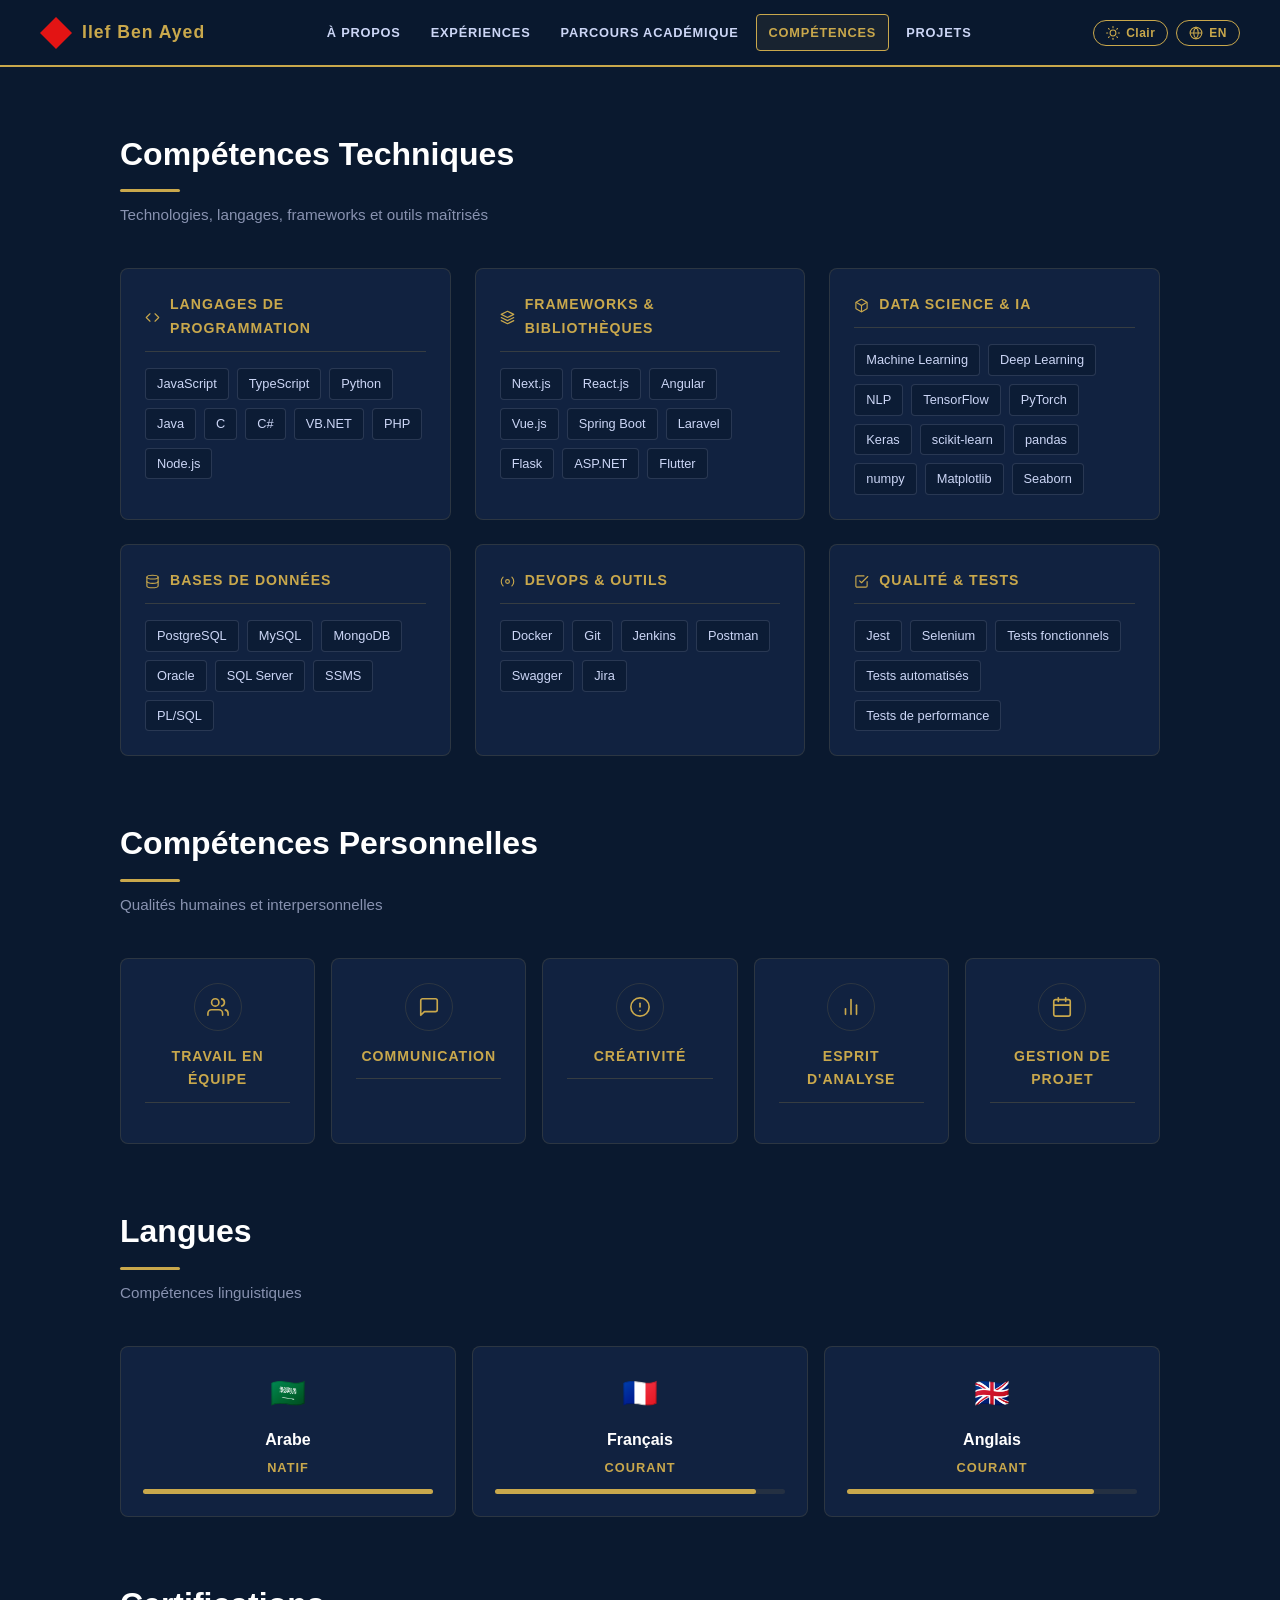
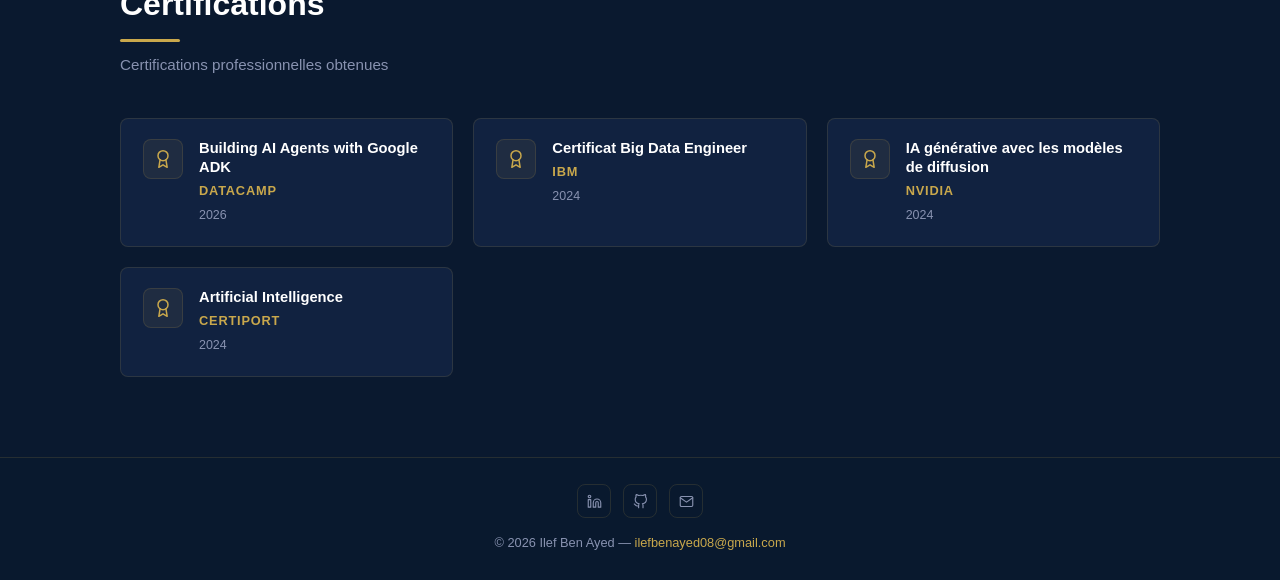
<file: pages/competences.html>
<!DOCTYPE html>
<html lang="fr">
<head>
  <meta charset="UTF-8">
  <meta name="viewport" content="width=device-width, initial-scale=1.0">
  <title>Compétences — Ilef Ben Ayed</title>
  <link href="Style.css" rel="stylesheet">
</head>
<body>
  <header>
    <div class="header-inner">
      <div class="logo">
        <img src="../images/square_y7kkq9jmknyo_32 (2).png" alt="logo">
        Ilef Ben Ayed
      </div>
      <nav>
        <a href="../index.html data-fr="À Propos"           data-en="About">À Propos</a>
                <a href="professionnel.html" data-fr="Expériences"        data-en="Experience">Expériences</a>

        <a href="parcour.html"       data-fr="Parcours Académique" data-en="Education">Parcours Académique</a>
        <a href="competences.html" class="active" data-fr="Compétences" data-en="Skills">Compétences</a>
        <a href="projets.html"       data-fr="Projets"            data-en="Projects">Projets</a>
      </nav>
      <div class="header-controls">
        <button class="ctrl-btn" id="themeBtn" onclick="toggleTheme()">
          <svg id="themeIcon" class="ico" viewBox="0 0 24 24"><circle cx="12" cy="12" r="5"/><line x1="12" y1="1" x2="12" y2="3"/><line x1="12" y1="21" x2="12" y2="23"/><line x1="4.22" y1="4.22" x2="5.64" y2="5.64"/><line x1="18.36" y1="18.36" x2="19.78" y2="19.78"/><line x1="1" y1="12" x2="3" y2="12"/><line x1="21" y1="12" x2="23" y2="12"/><line x1="4.22" y1="19.78" x2="5.64" y2="18.36"/><line x1="18.36" y1="5.64" x2="19.78" y2="4.22"/></svg>
          <span id="themeLabel">Clair</span>
        </button>
        <button class="ctrl-btn" id="langBtn" onclick="toggleLang()">
          <svg class="ico" viewBox="0 0 24 24"><circle cx="12" cy="12" r="10"/><line x1="2" y1="12" x2="22" y2="12"/><path d="M12 2a15.3 15.3 0 0 1 4 10 15.3 15.3 0 0 1-4 10 15.3 15.3 0 0 1-4-10 15.3 15.3 0 0 1 4-10z"/></svg>
          <span id="langLabel">EN</span>
        </button>
      </div>
    </div>
  </header>

  <div class="page-wrapper">

    <h2 class="section-title" data-fr="Compétences Techniques" data-en="Technical Skills">Compétences Techniques</h2>
    <p class="section-subtitle" data-fr="Technologies, langages, frameworks et outils maîtrisés" data-en="Technologies, languages, frameworks and tools">Technologies, langages, frameworks et outils maîtrisés</p>

    <div class="skills-grid">

      <div class="skill-card">
        <h3>
          <svg class="ico ico-sm" viewBox="0 0 24 24"><polyline points="16 18 22 12 16 6"/><polyline points="8 6 2 12 8 18"/></svg>
          <span data-fr="Langages de Programmation" data-en="Programming Languages">Langages de Programmation</span>
        </h3>
        <div class="skill-list">
          <span class="skill-badge">JavaScript</span><span class="skill-badge">TypeScript</span>
          <span class="skill-badge">Python</span><span class="skill-badge">Java</span>
          <span class="skill-badge">C</span><span class="skill-badge">C#</span>
          <span class="skill-badge">VB.NET</span><span class="skill-badge">PHP</span><span class="skill-badge">Node.js</span>
        </div>
      </div>

      <div class="skill-card">
        <h3>
          <svg class="ico ico-sm" viewBox="0 0 24 24"><polygon points="12 2 2 7 12 12 22 7 12 2"/><polyline points="2 17 12 22 22 17"/><polyline points="2 12 12 17 22 12"/></svg>
          <span data-fr="Frameworks &amp; Bibliothèques" data-en="Frameworks &amp; Libraries">Frameworks &amp; Bibliothèques</span>
        </h3>
        <div class="skill-list">
          <span class="skill-badge">Next.js</span><span class="skill-badge">React.js</span>
          <span class="skill-badge">Angular</span><span class="skill-badge">Vue.js</span>
          <span class="skill-badge">Spring Boot</span><span class="skill-badge">Laravel</span>
          <span class="skill-badge">Flask</span><span class="skill-badge">ASP.NET</span><span class="skill-badge">Flutter</span>
        </div>
      </div>

      <div class="skill-card">
        <h3>
          <svg class="ico ico-sm" viewBox="0 0 24 24"><path d="M21 16V8a2 2 0 0 0-1-1.73l-7-4a2 2 0 0 0-2 0l-7 4A2 2 0 0 0 3 8v8a2 2 0 0 0 1 1.73l7 4a2 2 0 0 0 2 0l7-4A2 2 0 0 0 21 16z"/><polyline points="3.27 6.96 12 12.01 20.73 6.96"/><line x1="12" y1="22.08" x2="12" y2="12"/></svg>
          <span data-fr="Data Science &amp; IA" data-en="Data Science &amp; AI">Data Science &amp; IA</span>
        </h3>
        <div class="skill-list">
          <span class="skill-badge">Machine Learning</span><span class="skill-badge">Deep Learning</span>
          <span class="skill-badge">NLP</span><span class="skill-badge">TensorFlow</span>
          <span class="skill-badge">PyTorch</span><span class="skill-badge">Keras</span>
          <span class="skill-badge">scikit-learn</span><span class="skill-badge">pandas</span>
          <span class="skill-badge">numpy</span><span class="skill-badge">Matplotlib</span><span class="skill-badge">Seaborn</span>
        </div>
      </div>

      <div class="skill-card">
        <h3>
          <svg class="ico ico-sm" viewBox="0 0 24 24"><ellipse cx="12" cy="5" rx="9" ry="3"/><path d="M21 12c0 1.66-4 3-9 3s-9-1.34-9-3"/><path d="M3 5v14c0 1.66 4 3 9 3s9-1.34 9-3V5"/></svg>
          <span data-fr="Bases de Données" data-en="Databases">Bases de Données</span>
        </h3>
        <div class="skill-list">
          <span class="skill-badge">PostgreSQL</span><span class="skill-badge">MySQL</span>
          <span class="skill-badge">MongoDB</span><span class="skill-badge">Oracle</span>
          <span class="skill-badge">SQL Server</span><span class="skill-badge">SSMS</span><span class="skill-badge">PL/SQL</span>
        </div>
      </div>

      <div class="skill-card">
        <h3>
          <svg class="ico ico-sm" viewBox="0 0 24 24"><circle cx="12" cy="12" r="3"/><path d="M19.07 4.93a10 10 0 0 1 0 14.14M4.93 4.93a10 10 0 0 0 0 14.14"/></svg>
          <span data-fr="DevOps &amp; Outils" data-en="DevOps &amp; Tools">DevOps &amp; Outils</span>
        </h3>
        <div class="skill-list">
          <span class="skill-badge">Docker</span><span class="skill-badge">Git</span>
          <span class="skill-badge">Jenkins</span><span class="skill-badge">Postman</span>
          <span class="skill-badge">Swagger</span><span class="skill-badge">Jira</span>
        </div>
      </div>

      <div class="skill-card">
        <h3>
          <svg class="ico ico-sm" viewBox="0 0 24 24"><polyline points="9 11 12 14 22 4"/><path d="M21 12v7a2 2 0 0 1-2 2H5a2 2 0 0 1-2-2V5a2 2 0 0 1 2-2h11"/></svg>
          <span data-fr="Qualité &amp; Tests" data-en="Quality &amp; Testing">Qualité &amp; Tests</span>
        </h3>
        <div class="skill-list">
          <span class="skill-badge">Jest</span><span class="skill-badge">Selenium</span>
          <span class="skill-badge" data-fr="Tests fonctionnels" data-en="Functional Tests">Tests fonctionnels</span>
          <span class="skill-badge" data-fr="Tests automatisés" data-en="Automated Tests">Tests automatisés</span>
          <span class="skill-badge" data-fr="Tests de performance" data-en="Performance Tests">Tests de performance</span>
        </div>
      </div>

    </div>

    <!-- Soft skills -->
    <h2 class="section-title" style="margin-top:60px;" data-fr="Compétences Personnelles" data-en="Soft Skills">Compétences Personnelles</h2>
    <p class="section-subtitle" data-fr="Qualités humaines et interpersonnelles" data-en="Human and interpersonal qualities">Qualités humaines et interpersonnelles</p>

    <div style="display:grid;grid-template-columns:repeat(auto-fit,minmax(180px,1fr));gap:16px;">

      <div class="skill-card soft">
        <div class="ico-wrap">
          <svg class="ico" viewBox="0 0 24 24"><path d="M17 21v-2a4 4 0 0 0-4-4H5a4 4 0 0 0-4 4v2"/><circle cx="9" cy="7" r="4"/><path d="M23 21v-2a4 4 0 0 0-3-3.87"/><path d="M16 3.13a4 4 0 0 1 0 7.75"/></svg>
        </div>
        <h3 data-fr="Travail en équipe" data-en="Teamwork">Travail en équipe</h3>
      </div>

      <div class="skill-card soft">
        <div class="ico-wrap">
          <svg class="ico" viewBox="0 0 24 24"><path d="M21 15a2 2 0 0 1-2 2H7l-4 4V5a2 2 0 0 1 2-2h14a2 2 0 0 1 2 2z"/></svg>
        </div>
        <h3 data-fr="Communication" data-en="Communication">Communication</h3>
      </div>

      <div class="skill-card soft">
        <div class="ico-wrap">
          <svg class="ico" viewBox="0 0 24 24"><circle cx="12" cy="12" r="10"/><line x1="12" y1="8" x2="12" y2="12"/><line x1="12" y1="16" x2="12.01" y2="16"/></svg>
        </div>
        <h3 data-fr="Créativité" data-en="Creativity">Créativité</h3>
      </div>

      <div class="skill-card soft">
        <div class="ico-wrap">
          <svg class="ico" viewBox="0 0 24 24"><line x1="18" y1="20" x2="18" y2="10"/><line x1="12" y1="20" x2="12" y2="4"/><line x1="6" y1="20" x2="6" y2="14"/></svg>
        </div>
        <h3 data-fr="Esprit d'analyse" data-en="Analytical Mind">Esprit d'analyse</h3>
      </div>

      <div class="skill-card soft">
        <div class="ico-wrap">
          <svg class="ico" viewBox="0 0 24 24"><rect x="3" y="4" width="18" height="18" rx="2" ry="2"/><line x1="16" y1="2" x2="16" y2="6"/><line x1="8" y1="2" x2="8" y2="6"/><line x1="3" y1="10" x2="21" y2="10"/></svg>
        </div>
        <h3 data-fr="Gestion de projet" data-en="Project Management">Gestion de projet</h3>
      </div>

    </div>

    <!-- Languages -->
    <h2 class="section-title" style="margin-top:60px;" data-fr="Langues" data-en="Languages">Langues</h2>
    <p class="section-subtitle" data-fr="Compétences linguistiques" data-en="Language skills">Compétences linguistiques</p>

    <div class="lang-grid">
      <div class="lang-card">
        <span class="lang-flag">🇸🇦</span>
        <div class="lang-name" data-fr="Arabe" data-en="Arabic">Arabe</div>
        <div class="lang-level" data-fr="Natif" data-en="Native">Natif</div>
        <div class="lang-bar"><div class="lang-bar-fill" style="width:100%"></div></div>
      </div>
      <div class="lang-card">
        <span class="lang-flag">🇫🇷</span>
        <div class="lang-name" data-fr="Français" data-en="French">Français</div>
        <div class="lang-level" data-fr="Courant" data-en="Fluent">Courant</div>
        <div class="lang-bar"><div class="lang-bar-fill" style="width:90%"></div></div>
      </div>
      <div class="lang-card">
        <span class="lang-flag">🇬🇧</span>
        <div class="lang-name" data-fr="Anglais" data-en="English">Anglais</div>
        <div class="lang-level" data-fr="Courant" data-en="Fluent">Courant</div>
        <div class="lang-bar"><div class="lang-bar-fill" style="width:85%"></div></div>
      </div>
    </div>

    <!-- ===== CERTIFICATIONS ===== -->
    <h2 class="section-title" style="margin-top:60px;"
        data-fr="Certifications" data-en="Certifications">Certifications</h2>
    <p class="section-subtitle"
       data-fr="Certifications professionnelles obtenues"
       data-en="Obtained professional certifications">Certifications professionnelles obtenues</p>

    <div class="certif-grid">

      <div class="certif-card">
        <div class="certif-badge">
          <svg class="ico" viewBox="0 0 24 24"><circle cx="12" cy="8" r="6"/><path d="M15.477 12.89L17 22l-5-3-5 3 1.523-9.11"/></svg>
        </div>
        <div class="certif-body">
          <div class="certif-title" data-fr="Building AI Agents with Google ADK" data-en="Building AI Agents with Google ADK">Building AI Agents with Google ADK</div>
          <div class="certif-issuer">DataCamp</div>
          <div class="certif-year">2026</div>
        </div>
      </div>

      <div class="certif-card">
        <div class="certif-badge">
          <svg class="ico" viewBox="0 0 24 24"><circle cx="12" cy="8" r="6"/><path d="M15.477 12.89L17 22l-5-3-5 3 1.523-9.11"/></svg>
        </div>
        <div class="certif-body">
          <div class="certif-title" data-fr="Certificat Big Data Engineer" data-en="Big Data Engineer Certificate">Certificat Big Data Engineer</div>
          <div class="certif-issuer">IBM</div>
          <div class="certif-year">2024</div>
        </div>
      </div>

      <div class="certif-card">
        <div class="certif-badge">
          <svg class="ico" viewBox="0 0 24 24"><circle cx="12" cy="8" r="6"/><path d="M15.477 12.89L17 22l-5-3-5 3 1.523-9.11"/></svg>
        </div>
        <div class="certif-body">
          <div class="certif-title" data-fr="IA générative avec les modèles de diffusion" data-en="Generative AI with Diffusion Models">IA générative avec les modèles de diffusion</div>
          <div class="certif-issuer">NVIDIA</div>
          <div class="certif-year">2024</div>
        </div>
      </div>

      <div class="certif-card">
        <div class="certif-badge">
          <svg class="ico" viewBox="0 0 24 24"><circle cx="12" cy="8" r="6"/><path d="M15.477 12.89L17 22l-5-3-5 3 1.523-9.11"/></svg>
        </div>
        <div class="certif-body">
          <div class="certif-title" data-fr="Artificial Intelligence" data-en="Artificial Intelligence">Artificial Intelligence</div>
          <div class="certif-issuer">Certiport</div>
          <div class="certif-year">2024</div>
        </div>
      </div>

    </div>

  </div>

  <footer>
    <div class="footer-inner">
      <div class="footer-social">
        <a href="https://linkedin.com/in/ilef-ben-ayed" target="_blank" title="LinkedIn"><svg class="ico" viewBox="0 0 24 24"><path d="M16 8a6 6 0 0 1 6 6v7h-4v-7a2 2 0 0 0-2-2 2 2 0 0 0-2 2v7h-4v-7a6 6 0 0 1 6-6z"/><rect x="2" y="9" width="4" height="12"/><circle cx="4" cy="4" r="2"/></svg></a>
        <a href="https://github.com/Ilef16" target="_blank" title="GitHub"><svg class="ico" viewBox="0 0 24 24"><path d="M9 19c-5 1.5-5-2.5-7-3m14 6v-3.87a3.37 3.37 0 0 0-.94-2.61c3.14-.35 6.44-1.54 6.44-7A5.44 5.44 0 0 0 20 4.77 5.07 5.07 0 0 0 19.91 1S18.73.65 16 2.48a13.38 13.38 0 0 0-7 0C6.27.65 5.09 1 5.09 1A5.07 5.07 0 0 0 5 4.77a5.44 5.44 0 0 0-1.5 3.78c0 5.42 3.3 6.61 6.44 7A3.37 3.37 0 0 0 9 18.13V22"/></svg></a>
        <a href="mailto:ilefbenayed08@gmail.com" title="Email"><svg class="ico" viewBox="0 0 24 24"><path d="M4 4h16c1.1 0 2 .9 2 2v12c0 1.1-.9 2-2 2H4c-1.1 0-2-.9-2-2V6c0-1.1.9-2 2-2z"/><polyline points="22,6 12,13 2,6"/></svg></a>
      </div>
      <p class="footer-text">© <span id="copy-year"></span> Ilef Ben Ayed — <a href="mailto:ilefbenayed08@gmail.com">ilefbenayed08@gmail.com</a></p>
    </div>
  </footer>

  <script>
    let currentLang=localStorage.getItem('lang')||'fr',currentTheme=localStorage.getItem('theme')||'dark';
    applyTheme(currentTheme);applyLang(currentLang);
    function toggleTheme(){currentTheme=currentTheme==='dark'?'light':'dark';localStorage.setItem('theme',currentTheme);applyTheme(currentTheme);}
    function applyTheme(t){const ic=document.getElementById('themeIcon'),lb=document.getElementById('themeLabel');if(t==='light'){document.body.classList.add('light');ic.innerHTML='<path d="M21 12.79A9 9 0 1 1 11.21 3 7 7 0 0 0 21 12.79z"/>';lb.textContent=currentLang==='fr'?'Sombre':'Dark';}else{document.body.classList.remove('light');ic.innerHTML='<circle cx="12" cy="12" r="5"/><line x1="12" y1="1" x2="12" y2="3"/><line x1="12" y1="21" x2="12" y2="23"/><line x1="4.22" y1="4.22" x2="5.64" y2="5.64"/><line x1="18.36" y1="18.36" x2="19.78" y2="19.78"/><line x1="1" y1="12" x2="3" y2="12"/><line x1="21" y1="12" x2="23" y2="12"/><line x1="4.22" y1="19.78" x2="5.64" y2="18.36"/><line x1="18.36" y1="5.64" x2="19.78" y2="4.22"/>';lb.textContent=currentLang==='fr'?'Clair':'Light';}}
    function toggleLang(){currentLang=currentLang==='fr'?'en':'fr';localStorage.setItem('lang',currentLang);applyLang(currentLang);}
    function applyLang(l){document.getElementById('langLabel').textContent=l==='fr'?'EN':'FR';document.documentElement.lang=l;document.querySelectorAll('[data-fr][data-en]').forEach(el=>{const v=el.getAttribute('data-'+l);if(v!==null)el.innerHTML=v;});const lb=document.getElementById('themeLabel');lb.textContent=currentTheme==='light'?(l==='fr'?'Sombre':'Dark'):(l==='fr'?'Clair':'Light');}
    document.getElementById('copy-year').textContent = new Date().getFullYear();
  </script>
</body>
</html>
</file>
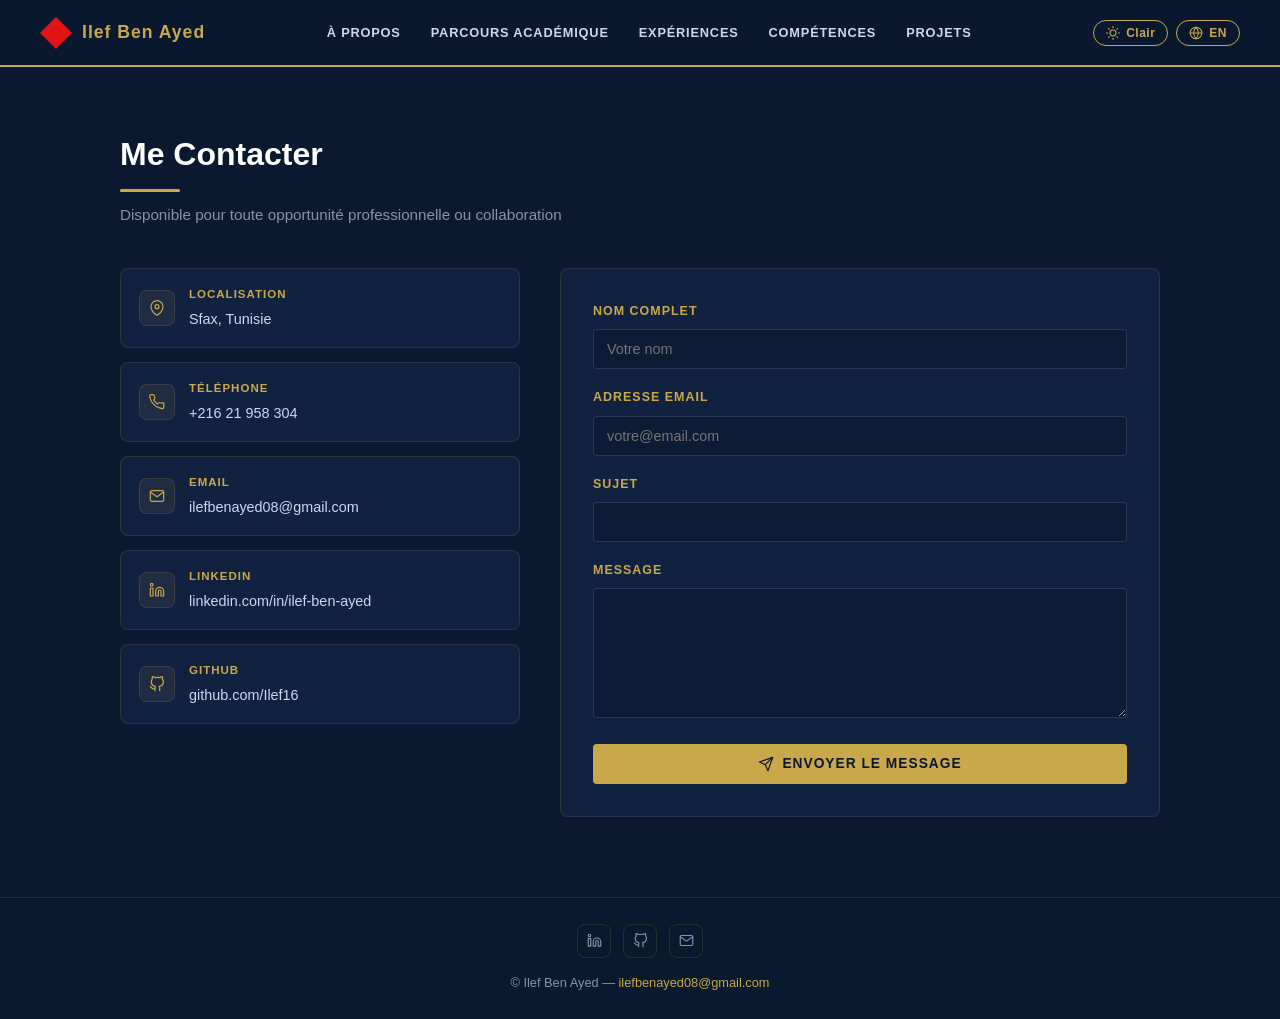
<file: pages/contact.html>
<!DOCTYPE html>
<html lang="fr">
<head>
  <meta charset="UTF-8">
  <meta name="viewport" content="width=device-width, initial-scale=1.0">
  <title>Contact — Ilef Ben Ayed</title>
  <link href="Style.css" rel="stylesheet">
</head>
<body>
  <header>
    <div class="header-inner">
      <div class="logo">
        <img src="../images/square_y7kkq9jmknyo_32 (2).png" alt="logo">
        Ilef Ben Ayed
      </div>
      <nav>
        <a href="../index.html   data-fr="À Propos"           data-en="About">À Propos</a>
        <a href="parcour.html"       data-fr="Parcours Académique" data-en="Education">Parcours Académique</a>
        <a href="professionnel.html" data-fr="Expériences"        data-en="Experience">Expériences</a>
        <a href="competences.html"   data-fr="Compétences"        data-en="Skills">Compétences</a>
        <a href="projets.html"       data-fr="Projets"            data-en="Projects">Projets</a>
      </nav>
      <div class="header-controls">
        <button class="ctrl-btn" id="themeBtn" onclick="toggleTheme()">
          <svg id="themeIcon" class="ico" viewBox="0 0 24 24"><circle cx="12" cy="12" r="5"/><line x1="12" y1="1" x2="12" y2="3"/><line x1="12" y1="21" x2="12" y2="23"/><line x1="4.22" y1="4.22" x2="5.64" y2="5.64"/><line x1="18.36" y1="18.36" x2="19.78" y2="19.78"/><line x1="1" y1="12" x2="3" y2="12"/><line x1="21" y1="12" x2="23" y2="12"/><line x1="4.22" y1="19.78" x2="5.64" y2="18.36"/><line x1="18.36" y1="5.64" x2="19.78" y2="4.22"/></svg>
          <span id="themeLabel">Clair</span>
        </button>
        <button class="ctrl-btn" id="langBtn" onclick="toggleLang()">
          <svg class="ico" viewBox="0 0 24 24"><circle cx="12" cy="12" r="10"/><line x1="2" y1="12" x2="22" y2="12"/><path d="M12 2a15.3 15.3 0 0 1 4 10 15.3 15.3 0 0 1-4 10 15.3 15.3 0 0 1-4-10 15.3 15.3 0 0 1 4-10z"/></svg>
          <span id="langLabel">EN</span>
        </button>
      </div>
    </div>
  </header>

  <div class="page-wrapper">
    <h2 class="section-title" data-fr="Me Contacter" data-en="Contact Me">Me Contacter</h2>
    <p class="section-subtitle" data-fr="Disponible pour toute opportunité professionnelle ou collaboration" data-en="Available for any professional opportunity or collaboration">Disponible pour toute opportunité professionnelle ou collaboration</p>

    <div class="contact-grid">

      <div class="contact-info">

        <div class="contact-item">
          <div class="contact-item-icon">
            <svg class="ico" viewBox="0 0 24 24"><path d="M21 10c0 7-9 13-9 13S3 17 3 10a9 9 0 0 1 18 0z"/><circle cx="12" cy="10" r="3"/></svg>
          </div>
          <div>
            <div class="contact-item-label" data-fr="Localisation" data-en="Location">Localisation</div>
            <div class="contact-item-value">Sfax, Tunisie</div>
          </div>
        </div>

        <div class="contact-item">
          <div class="contact-item-icon">
            <svg class="ico" viewBox="0 0 24 24"><path d="M22 16.92v3a2 2 0 0 1-2.18 2 19.79 19.79 0 0 1-8.63-3.07A19.5 19.5 0 0 1 4.19 12 19.79 19.79 0 0 1 1.08 3.18 2 2 0 0 1 3.06 1h3a2 2 0 0 1 2 1.72c.127.96.361 1.903.7 2.81a2 2 0 0 1-.45 2.11L7.09 8.91a16 16 0 0 0 6 6l1.27-1.27a2 2 0 0 1 2.11-.45c.907.339 1.85.573 2.81.7A2 2 0 0 1 22 16.92z"/></svg>
          </div>
          <div>
            <div class="contact-item-label" data-fr="Téléphone" data-en="Phone">Téléphone</div>
            <div class="contact-item-value"><a href="tel:+21621958304">+216 21 958 304</a></div>
          </div>
        </div>

        <div class="contact-item">
          <div class="contact-item-icon">
            <svg class="ico" viewBox="0 0 24 24"><path d="M4 4h16c1.1 0 2 .9 2 2v12c0 1.1-.9 2-2 2H4c-1.1 0-2-.9-2-2V6c0-1.1.9-2 2-2z"/><polyline points="22,6 12,13 2,6"/></svg>
          </div>
          <div>
            <div class="contact-item-label">Email</div>
            <div class="contact-item-value"><a href="mailto:ilefbenayed08@gmail.com">ilefbenayed08@gmail.com</a></div>
          </div>
        </div>

        <div class="contact-item">
          <div class="contact-item-icon">
            <svg class="ico" viewBox="0 0 24 24"><path d="M16 8a6 6 0 0 1 6 6v7h-4v-7a2 2 0 0 0-2-2 2 2 0 0 0-2 2v7h-4v-7a6 6 0 0 1 6-6z"/><rect x="2" y="9" width="4" height="12"/><circle cx="4" cy="4" r="2"/></svg>
          </div>
          <div>
            <div class="contact-item-label">LinkedIn</div>
            <div class="contact-item-value"><a href="https://linkedin.com/in/ilef-ben-ayed" target="_blank">linkedin.com/in/ilef-ben-ayed</a></div>
          </div>
        </div>

        <div class="contact-item">
          <div class="contact-item-icon">
            <svg class="ico" viewBox="0 0 24 24"><path d="M9 19c-5 1.5-5-2.5-7-3m14 6v-3.87a3.37 3.37 0 0 0-.94-2.61c3.14-.35 6.44-1.54 6.44-7A5.44 5.44 0 0 0 20 4.77 5.07 5.07 0 0 0 19.91 1S18.73.65 16 2.48a13.38 13.38 0 0 0-7 0C6.27.65 5.09 1 5.09 1A5.07 5.07 0 0 0 5 4.77a5.44 5.44 0 0 0-1.5 3.78c0 5.42 3.3 6.61 6.44 7A3.37 3.37 0 0 0 9 18.13V22"/></svg>
          </div>
          <div>
            <div class="contact-item-label">GitHub</div>
            <div class="contact-item-value"><a href="https://github.com/Ilef16" target="_blank">github.com/Ilef16</a></div>
          </div>
        </div>

      </div>

      <div class="contact-form">
        <form onsubmit="handleSubmit(event)">
          <div class="form-group">
            <label data-fr="Nom complet" data-en="Full Name">Nom complet</label>
            <input type="text" id="name" name="name" placeholder="Votre nom" required>
          </div>
          <div class="form-group">
            <label data-fr="Adresse Email" data-en="Email Address">Adresse Email</label>
            <input type="email" id="email" name="email" placeholder="votre@email.com" required>
          </div>
          <div class="form-group">
            <label data-fr="Sujet" data-en="Subject">Sujet</label>
            <input type="text" id="sujet" name="sujet">
          </div>
          <div class="form-group">
            <label data-fr="Message" data-en="Message">Message</label>
            <textarea id="message" name="message" required></textarea>
          </div>
          <button type="submit" class="btn-submit">
            <svg class="ico" viewBox="0 0 24 24" style="stroke:#0a192f"><line x1="22" y1="2" x2="11" y2="13"/><polygon points="22 2 15 22 11 13 2 9 22 2"/></svg>
            <span data-fr="Envoyer le message" data-en="Send message">Envoyer le message</span>
          </button>
        </form>
      </div>

    </div>
  </div>

  <footer>
    <div class="footer-inner">
      <div class="footer-social">
        <a href="https://linkedin.com/in/ilef-ben-ayed" target="_blank" title="LinkedIn"><svg class="ico" viewBox="0 0 24 24"><path d="M16 8a6 6 0 0 1 6 6v7h-4v-7a2 2 0 0 0-2-2 2 2 0 0 0-2 2v7h-4v-7a6 6 0 0 1 6-6z"/><rect x="2" y="9" width="4" height="12"/><circle cx="4" cy="4" r="2"/></svg></a>
        <a href="https://github.com/Ilef16" target="_blank" title="GitHub"><svg class="ico" viewBox="0 0 24 24"><path d="M9 19c-5 1.5-5-2.5-7-3m14 6v-3.87a3.37 3.37 0 0 0-.94-2.61c3.14-.35 6.44-1.54 6.44-7A5.44 5.44 0 0 0 20 4.77 5.07 5.07 0 0 0 19.91 1S18.73.65 16 2.48a13.38 13.38 0 0 0-7 0C6.27.65 5.09 1 5.09 1A5.07 5.07 0 0 0 5 4.77a5.44 5.44 0 0 0-1.5 3.78c0 5.42 3.3 6.61 6.44 7A3.37 3.37 0 0 0 9 18.13V22"/></svg></a>
        <a href="mailto:ilefbenayed08@gmail.com" title="Email"><svg class="ico" viewBox="0 0 24 24"><path d="M4 4h16c1.1 0 2 .9 2 2v12c0 1.1-.9 2-2 2H4c-1.1 0-2-.9-2-2V6c0-1.1.9-2 2-2z"/><polyline points="22,6 12,13 2,6"/></svg></a>
      </div>
      <p class="footer-text">© <span id="copy-year"></span> Ilef Ben Ayed — <a href="mailto:ilefbenayed08@gmail.com">ilefbenayed08@gmail.com</a></p>
    </div>
  </footer>

  <script>
    let currentLang=localStorage.getItem('lang')||'fr',currentTheme=localStorage.getItem('theme')||'dark';
    applyTheme(currentTheme);applyLang(currentLang);
    function toggleTheme(){currentTheme=currentTheme==='dark'?'light':'dark';localStorage.setItem('theme',currentTheme);applyTheme(currentTheme);}
    function applyTheme(t){const ic=document.getElementById('themeIcon'),lb=document.getElementById('themeLabel');if(t==='light'){document.body.classList.add('light');ic.innerHTML='<path d="M21 12.79A9 9 0 1 1 11.21 3 7 7 0 0 0 21 12.79z"/>';lb.textContent=currentLang==='fr'?'Sombre':'Dark';}else{document.body.classList.remove('light');ic.innerHTML='<circle cx="12" cy="12" r="5"/><line x1="12" y1="1" x2="12" y2="3"/><line x1="12" y1="21" x2="12" y2="23"/><line x1="4.22" y1="4.22" x2="5.64" y2="5.64"/><line x1="18.36" y1="18.36" x2="19.78" y2="19.78"/><line x1="1" y1="12" x2="3" y2="12"/><line x1="21" y1="12" x2="23" y2="12"/><line x1="4.22" y1="19.78" x2="5.64" y2="18.36"/><line x1="18.36" y1="5.64" x2="19.78" y2="4.22"/>';lb.textContent=currentLang==='fr'?'Clair':'Light';}}
    function toggleLang(){currentLang=currentLang==='fr'?'en':'fr';localStorage.setItem('lang',currentLang);applyLang(currentLang);}
    function applyLang(l){document.getElementById('langLabel').textContent=l==='fr'?'EN':'FR';document.documentElement.lang=l;document.querySelectorAll('[data-fr][data-en]').forEach(el=>{const v=el.getAttribute('data-'+l);if(v!==null)el.innerHTML=v;});const lb=document.getElementById('themeLabel');lb.textContent=currentTheme==='light'?(l==='fr'?'Sombre':'Dark'):(l==='fr'?'Clair':'Light');}
    function handleSubmit(e){
      e.preventDefault();
      const n=document.getElementById('name').value.trim();
      const em=document.getElementById('email').value.trim();
      const m=document.getElementById('message').value.trim();
      if(!n||!em||!m){alert(currentLang==='fr'?'Veuillez remplir tous les champs.':'Please fill in all required fields.');return;}
      alert(currentLang==='fr'?'Merci '+n+' ! Message envoyé.':'Thank you '+n+'! Message sent.');
      e.target.reset();
    }
  </script>
</body>
</html>
</file>
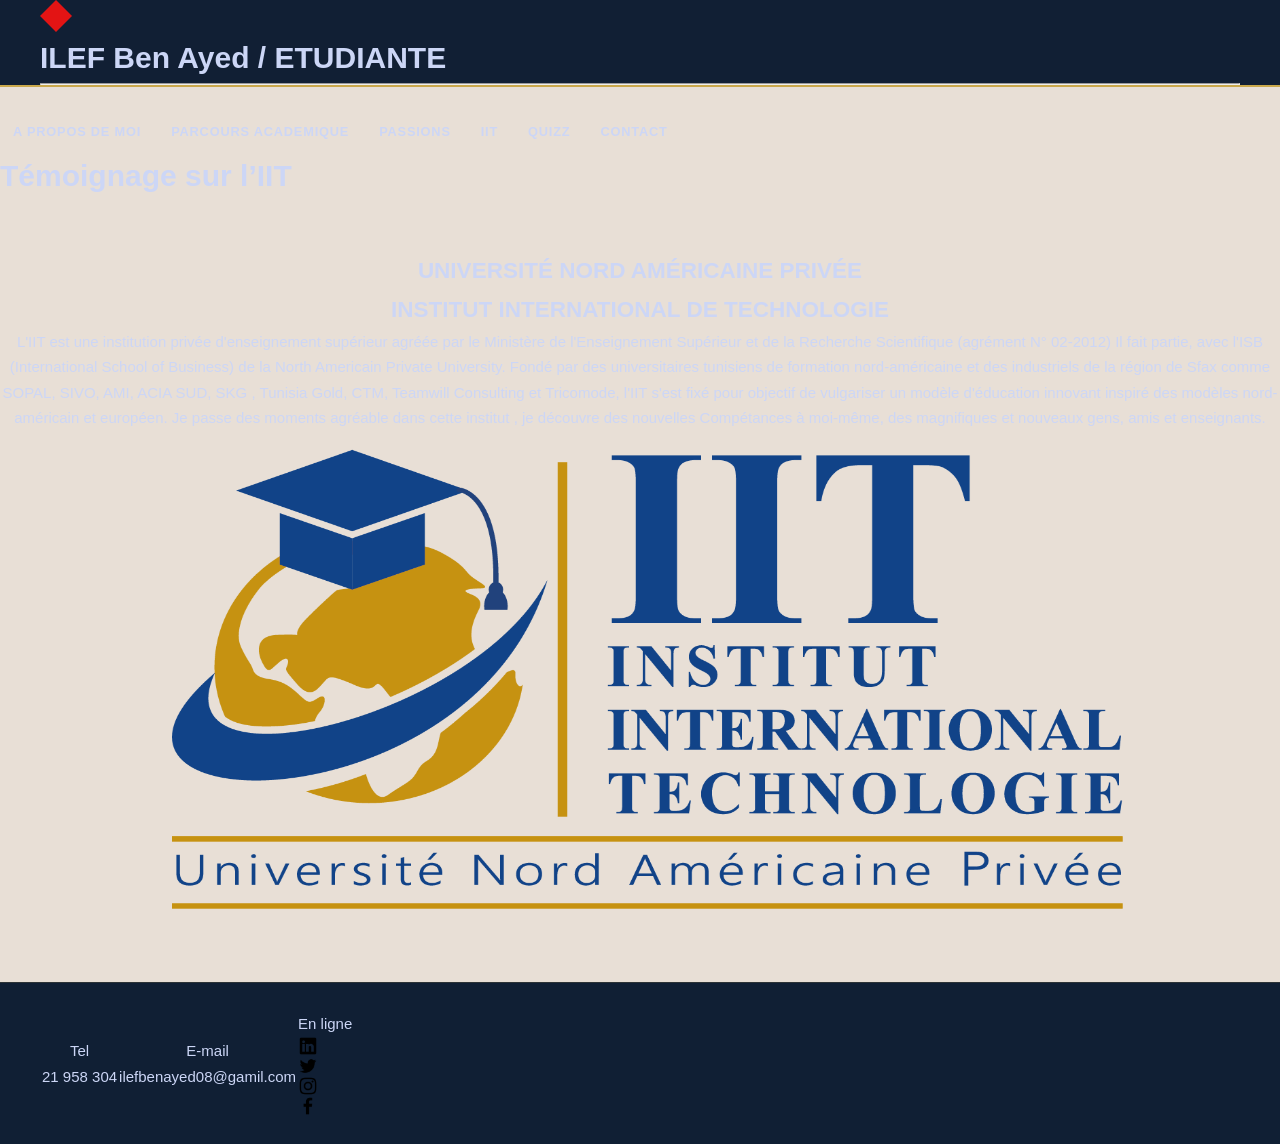
<file: pages/IIT.html>
<!DOCTYPE html>
<html lang="en">

<head>
    <meta charset="UTF-8">
    <meta http-equiv="X-UA-Compatible" content="IE=edge">
    <meta name="viewport" content="width=device-width, initial-scale=1.0">
    <title>IIT</title>
    <link href="Style.css" rel="stylesheet">

    <style>
    
      
        /*liens*/
        body {
            background-color: #E8DFD6;
        }
  
    </style>
</head>

<body>
    <header>
        <h1> <img src="../images/square_y7kkq9jmknyo_32 (2).png"> ILEF Ben Ayed <span id="et">/ ETUDIANTE </span></h1>

        <hr style="height:1px;border-width:1;color:rgb(198, 197, 197);background-color:gray">
    </header>
    <br>
    <center>
        <section>
            <nav>
    
                <a class="activ" target="_blank" href="../index.html">A PROPOS DE MOI</a>
                <a class="activ" target="_blank" href="../pages/parcour.html">PARCOURS ACADEMIQUE</a>
                <a class="activ" target="_blank" href="../pages/passions.html">PASSIONS</a>
                <a class="activ" target="_blank" href="../pages/IIT.html">IIT</a>
                <a class="activ" target="_blank" href="../pages/quizz.html">QUIZZ</a>
                <a class="activ" target="_blank" href="../pages/contact.html">CONTACT</a>
    
            </nav>
        </section>
    </center>

    </head>

    <body>

        <div class="one">
            <h1 class="M">Témoignage sur l’IIT</h1>
        </div> <br><br>
        <center>
            <div class="flip-box">
                <div class="flip-box-inner">
                    <div class="flip-box-front">
                        <h2>UNIVERSITÉ NORD AMÉRICAINE PRIVÉE <br>
                            INSTITUT INTERNATIONAL DE TECHNOLOGIE</h2>
                            <div class="wra">
                            <div id="p1">L'IIT est une institution privée d'enseignement supérieur agréée par le Ministère de
                                l'Enseignement Supérieur et de la Recherche Scientifique (agrément N° 02-2012)
                                Il fait partie, avec l'ISB (International School of Business) de la North Americain
                                Private University.
                                Fondé par des universitaires tunisiens de formation nord-américaine et des industriels de la région de Sfax comme SOPAL, SIVO, AMI, ACIA SUD, SKG , Tunisia Gold,
                                CTM, Teamwill Consulting et Tricomode, l'IIT s'est fixé pour objectif de vulgariser
                                un modèle d'éducation innovant inspiré des modèles nord-américain et européen.
                               Je passe des moments agréable dans cette institut , je découvre des nouvelles Compétances à moi-même, des magnifiques et nouveaux gens,
                               amis et enseignants.
                               
                            </div>
                            </div>
                    </div>
                    <div class="flip-box-back">
                        <a target="_blank" href="https://iit.tn/">
                            <img src="../images/iit.png" width="1000px" height="500px">
                        </a>
                        
                    </div>
                </div>
        </center>
        </div>
        <br><br>
        <footer>
            <table>
                <tr>
                    <td>
                        <p>Tel</p>
                        <p id="H">21 958 304 </p>
                    </td>
                    <td>
                        <p>E-mail</p>
                        <p id="H">ilefbenayed08@gamil.com</p>
    
                    </td>
                    <td>
                        <p> En ligne</p>
                        <p id="H"> <a target="_blank" href="https://www.linkedin.com/feed/">
                                <img src="../images/linkedin.png " width="20px" height="20px">
                            </a>
                            <a target="_blank" href="https://twitter.com/">
                                <img src="../images/twitter.png" width="20px" height="20px">
                            </a>
                            <a target="_blank" href="https://www.instagram.com/?hl=fr">
                                <img src="../images/instagram.png" width="20px" height="20px">
                            </a>
                            <a target="_blank" href="https://www.facebook.com/">
                                <img src="../images/facebook.png" width="20px" height="20px">
                            </a>
                        </p>
                    </td>
                </tr>
            </table>
    
        </footer>
    </body>

</html>
</file>
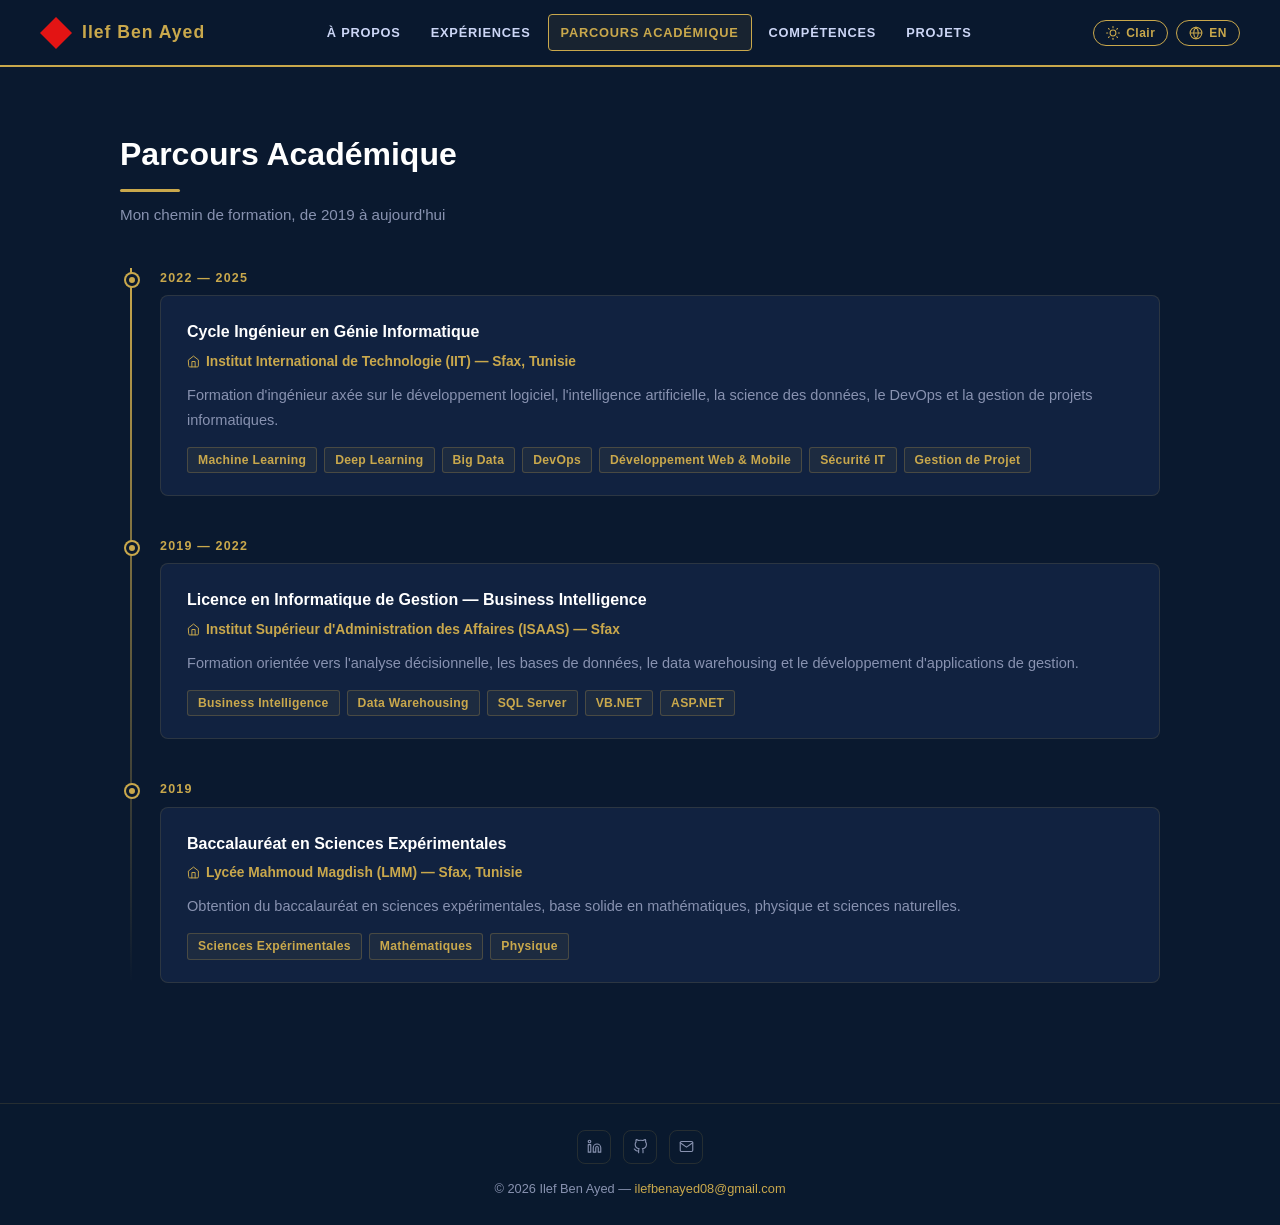
<file: pages/parcour.html>
<!DOCTYPE html>
<html lang="fr">
<head>
  <meta charset="UTF-8">
  <meta name="viewport" content="width=device-width, initial-scale=1.0">
  <title>Parcours Académique — Ilef Ben Ayed</title>
  <link href="Style.css" rel="stylesheet">
</head>
<body>
  <header>
    <div class="header-inner">
      <div class="logo">
        <img src="../images/square_y7kkq9jmknyo_32 (2).png" alt="logo">
        Ilef Ben Ayed
      </div>
      <nav>
        <a href="../index.html"    data-fr="À Propos"           data-en="About">À Propos</a>
                <a href="professionnel.html" data-fr="Expériences"        data-en="Experience">Expériences</a>

        <a href="parcour.html" class="active" data-fr="Parcours Académique" data-en="Education">Parcours Académique</a>
        <a href="competences.html"   data-fr="Compétences"        data-en="Skills">Compétences</a>
        <a href="projets.html"       data-fr="Projets"            data-en="Projects">Projets</a>
      </nav>
      <div class="header-controls">
        <button class="ctrl-btn" id="themeBtn" onclick="toggleTheme()">
          <svg id="themeIcon" class="ico" viewBox="0 0 24 24">
            <circle cx="12" cy="12" r="5"/><line x1="12" y1="1" x2="12" y2="3"/><line x1="12" y1="21" x2="12" y2="23"/>
            <line x1="4.22" y1="4.22" x2="5.64" y2="5.64"/><line x1="18.36" y1="18.36" x2="19.78" y2="19.78"/>
            <line x1="1" y1="12" x2="3" y2="12"/><line x1="21" y1="12" x2="23" y2="12"/>
            <line x1="4.22" y1="19.78" x2="5.64" y2="18.36"/><line x1="18.36" y1="5.64" x2="19.78" y2="4.22"/>
          </svg>
          <span id="themeLabel">Clair</span>
        </button>
        <button class="ctrl-btn" id="langBtn" onclick="toggleLang()">
          <svg class="ico" viewBox="0 0 24 24"><circle cx="12" cy="12" r="10"/><line x1="2" y1="12" x2="22" y2="12"/><path d="M12 2a15.3 15.3 0 0 1 4 10 15.3 15.3 0 0 1-4 10 15.3 15.3 0 0 1-4-10 15.3 15.3 0 0 1 4-10z"/></svg>
          <span id="langLabel">EN</span>
        </button>
      </div>
    </div>
  </header>

  <div class="page-wrapper">
    <h2 class="section-title" data-fr="Parcours Académique" data-en="Academic Background">Parcours Académique</h2>
    <p class="section-subtitle" data-fr="Mon chemin de formation, de 2019 à aujourd'hui" data-en="My education path, from 2019 to today">Mon chemin de formation, de 2019 à aujourd'hui</p>

    <div class="timeline">

      <div class="timeline-item">
        <div class="timeline-date">2022 — 2025</div>
        <div class="timeline-card">
          <h3 data-fr="Cycle Ingénieur en Génie Informatique" data-en="Computer Engineering Degree">Cycle Ingénieur en Génie Informatique</h3>
          <div class="company">
            <svg class="ico" viewBox="0 0 24 24"><path d="M3 9l9-7 9 7v11a2 2 0 0 1-2 2H5a2 2 0 0 1-2-2z"/><polyline points="9 22 9 12 15 12 15 22"/></svg>
            <span data-fr="Institut International de Technologie (IIT) — Sfax, Tunisie" data-en="International Institute of Technology (IIT) — Sfax, Tunisia">Institut International de Technologie (IIT) — Sfax, Tunisie</span>
          </div>
          <p data-fr="Formation d'ingénieur axée sur le développement logiciel, l'intelligence artificielle, la science des données, le DevOps et la gestion de projets informatiques."
             data-en="Engineering program focused on software development, artificial intelligence, data science, DevOps and IT project management.">
            Formation d'ingénieur axée sur le développement logiciel, l'intelligence artificielle, la science des données, le DevOps et la gestion de projets informatiques.
          </p>
          <div class="tech-tags">
            <span class="tech-tag">Machine Learning</span><span class="tech-tag">Deep Learning</span>
            <span class="tech-tag">Big Data</span><span class="tech-tag">DevOps</span>
            <span class="tech-tag" data-fr="Développement Web &amp; Mobile" data-en="Web &amp; Mobile Dev">Développement Web &amp; Mobile</span>
            <span class="tech-tag" data-fr="Sécurité IT" data-en="IT Security">Sécurité IT</span>
            <span class="tech-tag" data-fr="Gestion de Projet" data-en="Project Management">Gestion de Projet</span>
          </div>
        </div>
      </div>

      <div class="timeline-item">
        <div class="timeline-date">2019 — 2022</div>
        <div class="timeline-card">
          <h3 data-fr="Licence en Informatique de Gestion — Business Intelligence" data-en="BSc in Management IT — Business Intelligence">Licence en Informatique de Gestion — Business Intelligence</h3>
          <div class="company">
            <svg class="ico" viewBox="0 0 24 24"><path d="M3 9l9-7 9 7v11a2 2 0 0 1-2 2H5a2 2 0 0 1-2-2z"/><polyline points="9 22 9 12 15 12 15 22"/></svg>
            <span data-fr="Institut Supérieur d'Administration des Affaires (ISAAS) — Sfax" data-en="Higher Institute of Business Administration (ISAAS) — Sfax">Institut Supérieur d'Administration des Affaires (ISAAS) — Sfax</span>
          </div>
          <p data-fr="Formation orientée vers l'analyse décisionnelle, les bases de données, le data warehousing et le développement d'applications de gestion."
             data-en="Program focused on decision-making analysis, databases, data warehousing and management application development.">
            Formation orientée vers l'analyse décisionnelle, les bases de données, le data warehousing et le développement d'applications de gestion.
          </p>
          <div class="tech-tags">
            <span class="tech-tag">Business Intelligence</span><span class="tech-tag">Data Warehousing</span>
            <span class="tech-tag">SQL Server</span><span class="tech-tag">VB.NET</span><span class="tech-tag">ASP.NET</span>
          </div>
        </div>
      </div>

      <div class="timeline-item">
        <div class="timeline-date">2019</div>
        <div class="timeline-card">
          <h3 data-fr="Baccalauréat en Sciences Expérimentales" data-en="High School Diploma — Experimental Sciences">Baccalauréat en Sciences Expérimentales</h3>
          <div class="company">
            <svg class="ico" viewBox="0 0 24 24"><path d="M3 9l9-7 9 7v11a2 2 0 0 1-2 2H5a2 2 0 0 1-2-2z"/><polyline points="9 22 9 12 15 12 15 22"/></svg>
            <span data-fr="Lycée Mahmoud Magdish (LMM) — Sfax, Tunisie" data-en="Mahmoud Magdish High School (LMM) — Sfax, Tunisia">Lycée Mahmoud Magdish (LMM) — Sfax, Tunisie</span>
          </div>
          <p data-fr="Obtention du baccalauréat en sciences expérimentales, base solide en mathématiques, physique et sciences naturelles."
             data-en="Obtained baccalaureate in experimental sciences, with a strong foundation in mathematics, physics and natural sciences.">
            Obtention du baccalauréat en sciences expérimentales, base solide en mathématiques, physique et sciences naturelles.
          </p>
          <div class="tech-tags">
            <span class="tech-tag" data-fr="Sciences Expérimentales" data-en="Experimental Sciences">Sciences Expérimentales</span>
            <span class="tech-tag" data-fr="Mathématiques" data-en="Mathematics">Mathématiques</span>
            <span class="tech-tag" data-fr="Physique" data-en="Physics">Physique</span>
          </div>
        </div>
      </div>

    </div>

    <!-- <h2 class="section-title" style="margin-top:60px;" data-fr="Formations Complémentaires" data-en="Additional Training">Formations Complémentaires</h2>
    <p class="section-subtitle" data-fr="Certifications et formations para-académiques" data-en="Certifications and extra-curricular training">Certifications et formations para-académiques</p>

    <div style="display:grid;grid-template-columns:repeat(auto-fit,minmax(280px,1fr));gap:20px;">

      <div class="skill-card">
        <h3>
          <svg class="ico ico-sm" viewBox="0 0 24 24"><path d="M17 21v-2a4 4 0 0 0-4-4H5a4 4 0 0 0-4 4v2"/><circle cx="9" cy="7" r="4"/><path d="M23 21v-2a4 4 0 0 0-3-3.87"/><path d="M16 3.13a4 4 0 0 1 0 7.75"/></svg>
          <span data-fr="Leadership &amp; Communication" data-en="Leadership &amp; Communication">Leadership &amp; Communication</span>
        </h3>
        <p style="color:var(--text-muted);font-size:0.9rem;" data-fr="Faculté des Sciences Économiques et de Gestion de Sfax" data-en="Faculty of Economics and Management — Sfax">
          Faculté des Sciences Économiques et de Gestion de Sfax
        </p>
      </div>

      <div class="skill-card">
        <h3>
          <svg class="ico ico-sm" viewBox="0 0 24 24"><path d="M12 1a3 3 0 0 0-3 3v8a3 3 0 0 0 6 0V4a3 3 0 0 0-3-3z"/><path d="M19 10v2a7 7 0 0 1-14 0v-2"/><line x1="12" y1="19" x2="12" y2="23"/><line x1="8" y1="23" x2="16" y2="23"/></svg>
          <span data-fr="Public Speaking" data-en="Public Speaking">Public Speaking</span>
        </h3>
        <p style="color:var(--text-muted);font-size:0.9rem;" data-fr="Institut Supérieur d'Administration des Affaires de Sfax" data-en="Higher Institute of Business Administration — Sfax">
          Institut Supérieur d'Administration des Affaires de Sfax
        </p>
      </div>

      <div class="skill-card">
        <h3>
          <svg class="ico ico-sm" viewBox="0 0 24 24"><rect x="2" y="3" width="20" height="14" rx="2" ry="2"/><line x1="8" y1="21" x2="16" y2="21"/><line x1="12" y1="17" x2="12" y2="21"/></svg>
          <span data-fr="Digital Marketing" data-en="Digital Marketing">Digital Marketing</span>
        </h3>
        <p style="color:var(--text-muted);font-size:0.9rem;" data-fr="Institut Polytechnique Privé des Sciences Avancées de Sfax" data-en="Private Polytechnic Institute of Advanced Sciences — Sfax">
          Institut Polytechnique Privé des Sciences Avancées de Sfax
        </p>
      </div>

    </div> -->
  </div>

  <footer>
    <div class="footer-inner">
      <div class="footer-social">
        <a href="https://linkedin.com/in/ilef-ben-ayed" target="_blank" title="LinkedIn">
          <svg class="ico" viewBox="0 0 24 24"><path d="M16 8a6 6 0 0 1 6 6v7h-4v-7a2 2 0 0 0-2-2 2 2 0 0 0-2 2v7h-4v-7a6 6 0 0 1 6-6z"/><rect x="2" y="9" width="4" height="12"/><circle cx="4" cy="4" r="2"/></svg>
        </a>
        <a href="https://github.com/Ilef16" target="_blank" title="GitHub">
          <svg class="ico" viewBox="0 0 24 24"><path d="M9 19c-5 1.5-5-2.5-7-3m14 6v-3.87a3.37 3.37 0 0 0-.94-2.61c3.14-.35 6.44-1.54 6.44-7A5.44 5.44 0 0 0 20 4.77 5.07 5.07 0 0 0 19.91 1S18.73.65 16 2.48a13.38 13.38 0 0 0-7 0C6.27.65 5.09 1 5.09 1A5.07 5.07 0 0 0 5 4.77a5.44 5.44 0 0 0-1.5 3.78c0 5.42 3.3 6.61 6.44 7A3.37 3.37 0 0 0 9 18.13V22"/></svg>
        </a>
        <a href="mailto:ilefbenayed08@gmail.com" title="Email">
          <svg class="ico" viewBox="0 0 24 24"><path d="M4 4h16c1.1 0 2 .9 2 2v12c0 1.1-.9 2-2 2H4c-1.1 0-2-.9-2-2V6c0-1.1.9-2 2-2z"/><polyline points="22,6 12,13 2,6"/></svg>
        </a>
      </div>
      <p class="footer-text">© <span id="copy-year"></span> Ilef Ben Ayed — <a href="mailto:ilefbenayed08@gmail.com">ilefbenayed08@gmail.com</a></p>
    </div>
  </footer>

  <script>
    let currentLang  = localStorage.getItem('lang')  || 'fr';
    let currentTheme = localStorage.getItem('theme') || 'dark';
    applyTheme(currentTheme); applyLang(currentLang);
    function toggleTheme(){ currentTheme=currentTheme==='dark'?'light':'dark'; localStorage.setItem('theme',currentTheme); applyTheme(currentTheme); }
    function applyTheme(t){ const ic=document.getElementById('themeIcon'),lb=document.getElementById('themeLabel'); if(t==='light'){document.body.classList.add('light');ic.innerHTML='<path d="M21 12.79A9 9 0 1 1 11.21 3 7 7 0 0 0 21 12.79z"/>';lb.textContent=currentLang==='fr'?'Sombre':'Dark';}else{document.body.classList.remove('light');ic.innerHTML='<circle cx="12" cy="12" r="5"/><line x1="12" y1="1" x2="12" y2="3"/><line x1="12" y1="21" x2="12" y2="23"/><line x1="4.22" y1="4.22" x2="5.64" y2="5.64"/><line x1="18.36" y1="18.36" x2="19.78" y2="19.78"/><line x1="1" y1="12" x2="3" y2="12"/><line x1="21" y1="12" x2="23" y2="12"/><line x1="4.22" y1="19.78" x2="5.64" y2="18.36"/><line x1="18.36" y1="5.64" x2="19.78" y2="4.22"/>';lb.textContent=currentLang==='fr'?'Clair':'Light';} }
    function toggleLang(){ currentLang=currentLang==='fr'?'en':'fr'; localStorage.setItem('lang',currentLang); applyLang(currentLang); }
    function applyLang(l){ document.getElementById('langLabel').textContent=l==='fr'?'EN':'FR'; document.documentElement.lang=l; document.querySelectorAll('[data-fr][data-en]').forEach(el=>{const v=el.getAttribute('data-'+l);if(v!==null)el.innerHTML=v;}); const lb=document.getElementById('themeLabel'); lb.textContent=currentTheme==='light'?(l==='fr'?'Sombre':'Dark'):(l==='fr'?'Clair':'Light'); }
    document.getElementById('copy-year').textContent = new Date().getFullYear();
  </script>
</body>
</html>
</file>
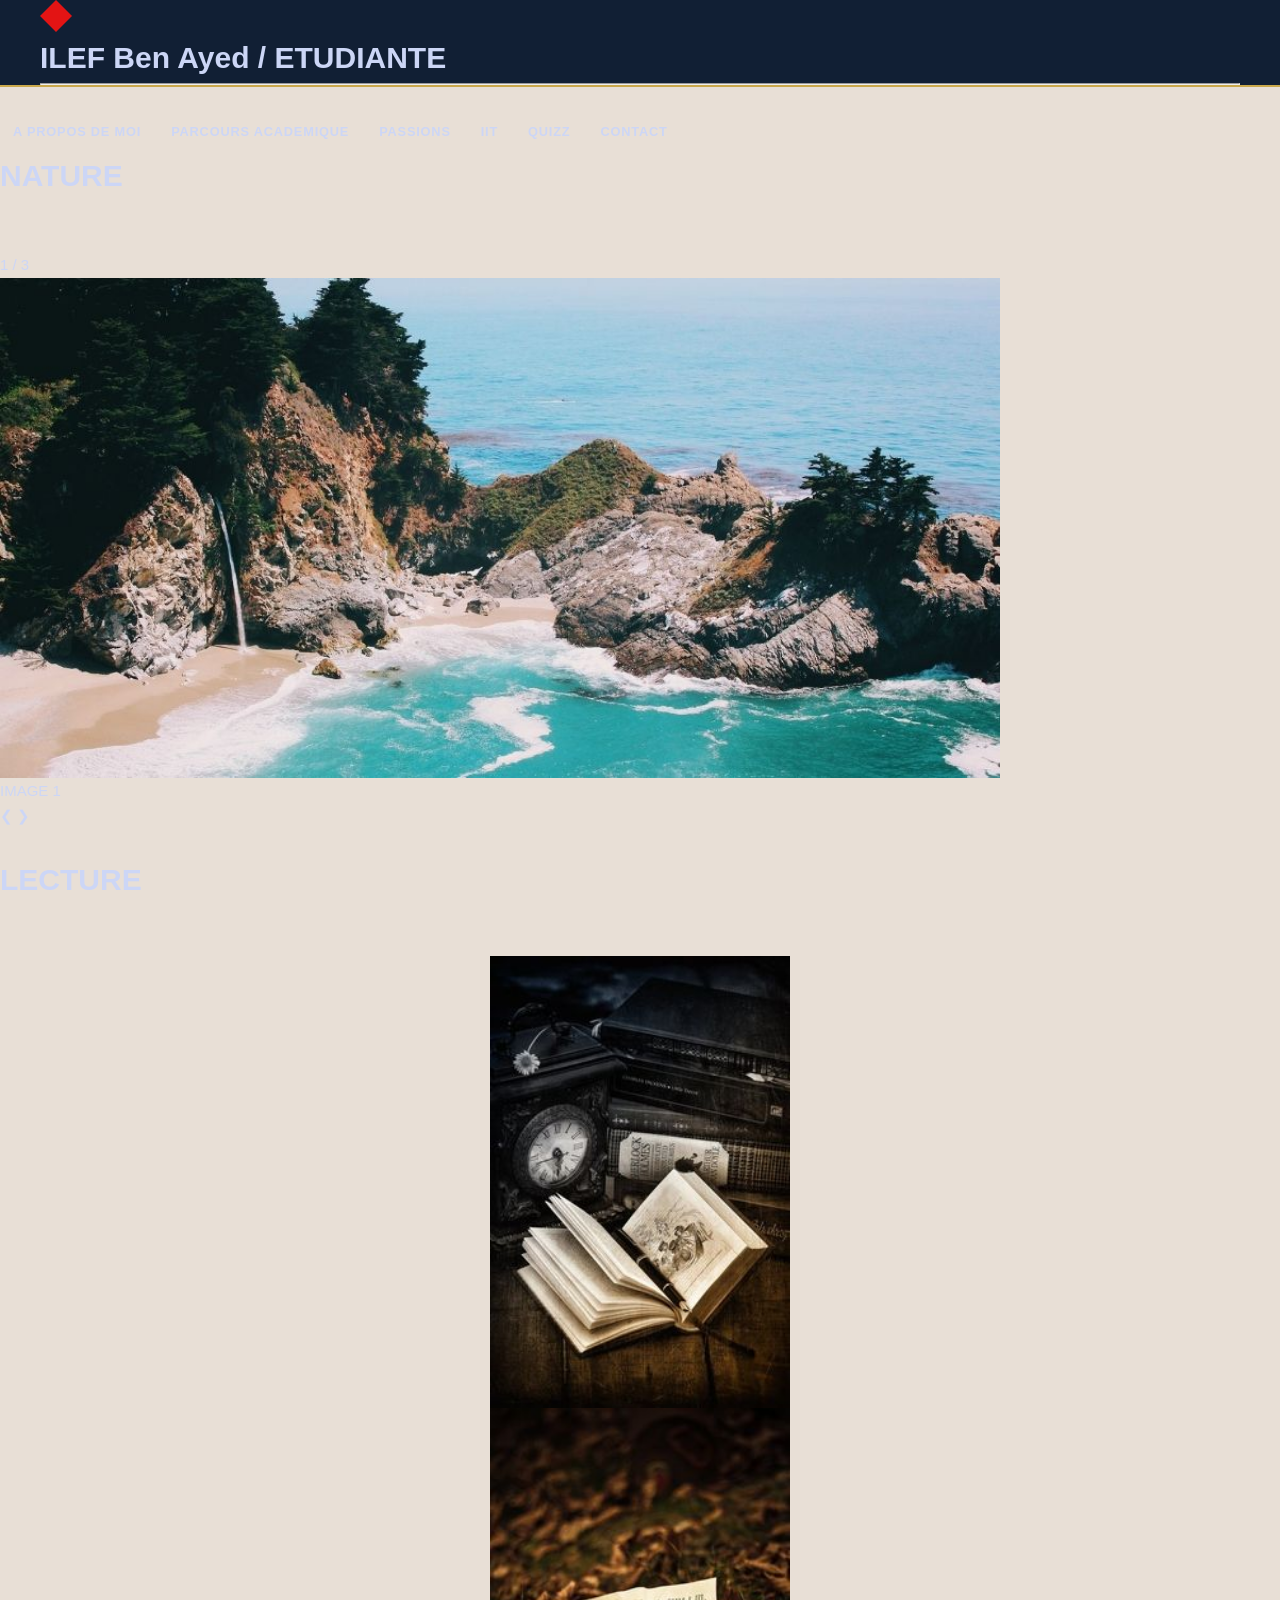
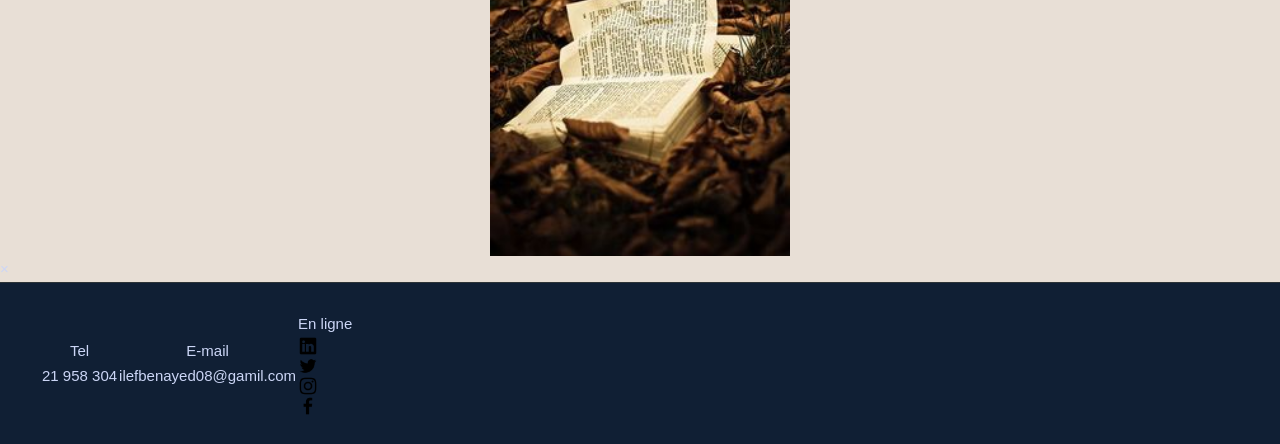
<file: pages/passions.html>
<!DOCTYPE html>
<html lang="en">
<head>
    <meta charset="UTF-8">
    <meta http-equiv="X-UA-Compatible" content="IE=edge">
    <meta name="viewport" content="width=device-width, initial-scale=1.0">
    <title>passions</title>
    <link href="Style.css" rel="stylesheet">
    <style>
      /*liens*/
      body {
          background-color: #E8DFD6;
      }
  </style>
</head>
<body>
    <header>
        <h1> <img src="../images/square_y7kkq9jmknyo_32 (2).png"> ILEF Ben Ayed <span id="et">/ ETUDIANTE </span></h1>

        <hr style="height:1px;border-width:1;color:rgb(198, 197, 197);background-color:gray">
    </header>
    <br>

    <center>
      <section>
          <nav>
  
              <a class="activ" target="_blank" href="../index.html">A PROPOS DE MOI</a>
              <a class="activ" target="_blank" href="../pages/parcour.html">PARCOURS ACADEMIQUE</a>
              <a class="activ" target="_blank" href="../pages/passions.html">PASSIONS</a>
              <a class="activ" target="_blank" href="../pages/IIT.html">IIT</a>
              <a class="activ" target="_blank" href="../pages/quizz.html">QUIZZ</a>
              <a class="activ" target="_blank" href="../pages/contact.html">CONTACT</a>
  
          </nav>
      </section>
  </center>

      </head>
      <body>
        <div class="one">
          <h1 class="M">NATURE</h1><br><br>
      </div>
      <div class="slideshow-container">
      
      <div class="mySlides fade">
        <div class="numbertext">1 / 3</div>
        <img src="../images/img14.jpg" width="1000px" height="500px">
        <div class="text">IMAGE 1</div>
      </div>
      
      <div class="mySlides fade">
        <div class="numbertext">2 / 3</div>
        <img src="../images/img12.jpg" width="1000px" height="500px">
        <div class="text">IMAGE 2</div>
      </div>
      
      <div class="mySlides fade">
        <div class="numbertext">3 / 3</div>
        <img src="../images/img11.jpg" width="1000px" height="500px">
        <div class="text">IMAGE 3</div>
      </div>
      
      <a class="prev" onclick="plusSlides(-1)">❮</a>
      <a class="next" onclick="plusSlides(1)">❯</a>
      
      </div>
      <br>
      
      <div style="text-align:center">
        <span class="dot" onclick="currentSlide(1)"></span> 
        <span class="dot" onclick="currentSlide(2)"></span> 
        <span class="dot" onclick="currentSlide(3)"></span> 
      </div>
      
      <script>
      let slideIndex = 1;
      showSlides(slideIndex);
      
      function plusSlides(n) {
        showSlides(slideIndex += n);
      }
      
      function currentSlide(n) {
        showSlides(slideIndex = n);
      }
      
      function showSlides(n) {
        let i;
        let slides = document.getElementsByClassName("mySlides");
        let dots = document.getElementsByClassName("dot");
        if (n > slides.length) {slideIndex = 1}    
        if (n < 1) {slideIndex = slides.length}
        for (i = 0; i < slides.length; i++) {
          slides[i].style.display = "none";  
        }
        for (i = 0; i < dots.length; i++) {
          dots[i].className = dots[i].className.replace(" active", "");
        }
        slides[slideIndex-1].style.display = "block";  
        dots[slideIndex-1].className += " active";
      }
      </script>
      
      <div class="one">
        <h1 class="M">LECTURE</h1><br><br>
    </div>
    <center>
    <img id="myImg" src="../images/ef572737ee09799ae447b9da78af219d.jpg" alt="Lecture" style="width:100%;max-width:300px">
    <img id="myImg" src="../images/1e8a28affb92eaca7a159904e151ced8.jpg" alt="1" style="width:100%;max-width:300px"></center>

    <div id="myModal1" class="modal1">
      <span class="close1">&times;</span>
      <img class="modal-content1" id="img01">
      <div id="caption1"></div>
    </div>
  
    

    <footer>
      <table>
          <tr>
              <td>
                  <p>Tel</p>
                  <p id="H">21 958 304 </p>
              </td>
              <td>
                  <p>E-mail</p>
                  <p id="H">ilefbenayed08@gamil.com</p>

              </td>
              <td>
                  <p> En ligne</p>
                  <p id="H"> <a target="_blank" href="https://www.linkedin.com/feed/">
                          <img src="../images/linkedin.png " width="20px" height="20px">
                      </a>
                      <a target="_blank" href="https://twitter.com/">
                          <img src="../images/twitter.png" width="20px" height="20px">
                      </a>
                      <a target="_blank" href="https://www.instagram.com/?hl=fr">
                          <img src="../images/instagram.png" width="20px" height="20px">
                      </a>
                      <a target="_blank" href="https://www.facebook.com/">
                          <img src="../images/facebook.png" width="20px" height="20px">
                      </a>
                  </p>
              </td>
          </tr>
      </table>

  </footer>

</body>
</html>
</file>
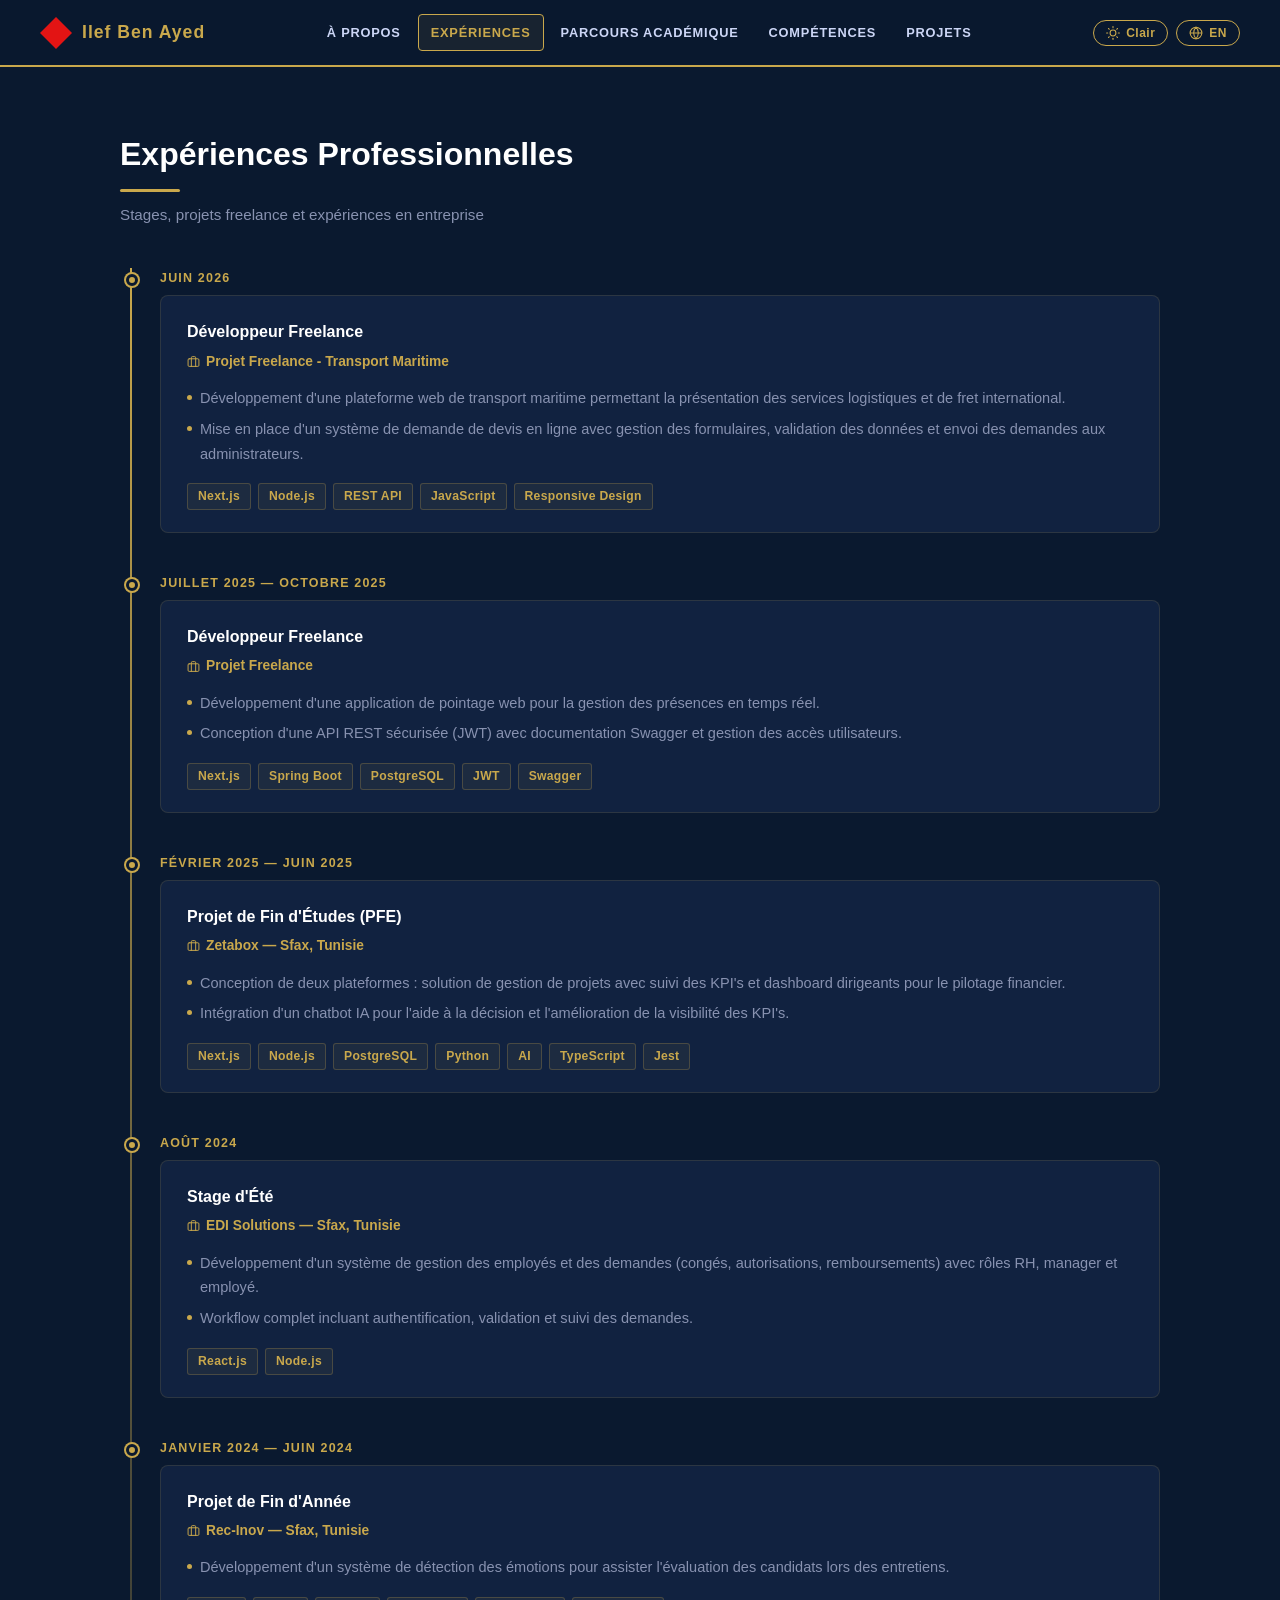
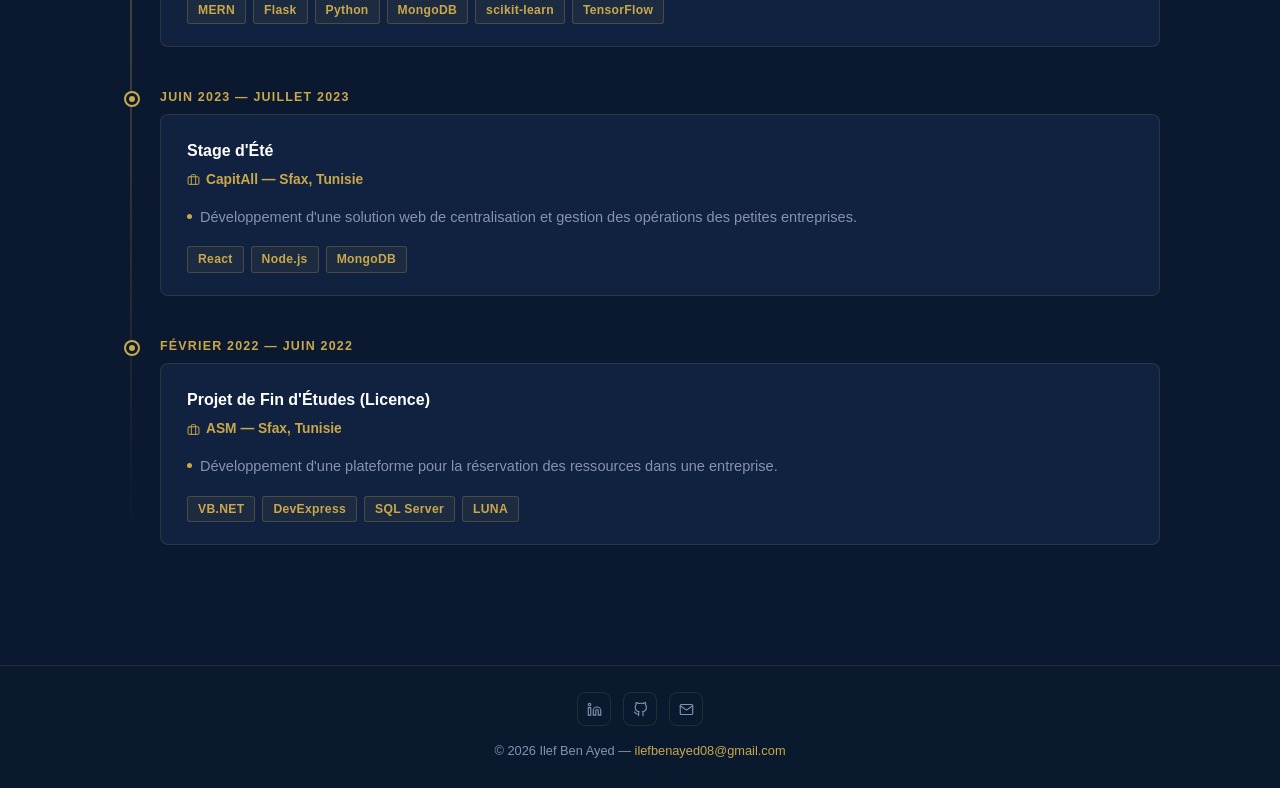
<file: pages/professionnel.html>
<!DOCTYPE html>
<html lang="fr">
<head>
  <meta charset="UTF-8">
  <meta name="viewport" content="width=device-width, initial-scale=1.0">
  <title>Expériences — Ilef Ben Ayed</title>
  <link href="Style.css" rel="stylesheet">
</head>
<body>
  <header>
    <div class="header-inner">
      <div class="logo">
        <img src="../images/square_y7kkq9jmknyo_32 (2).png" alt="logo">
        Ilef Ben Ayed
      </div>
      <nav>
        <a href="../index.html"    data-fr="À Propos"           data-en="About">À Propos</a>
        <a href="professionnel.html" class="active" data-fr="Expériences" data-en="Experience">Expériences</a>
        <a href="parcour.html"       data-fr="Parcours Académique" data-en="Education">Parcours Académique</a>
        <a href="competences.html"   data-fr="Compétences"        data-en="Skills">Compétences</a>
        <a href="projets.html"       data-fr="Projets"            data-en="Projects">Projets</a>
      </nav>
      <div class="header-controls">
        <button class="ctrl-btn" id="themeBtn" onclick="toggleTheme()">
          <svg id="themeIcon" class="ico" viewBox="0 0 24 24"><circle cx="12" cy="12" r="5"/><line x1="12" y1="1" x2="12" y2="3"/><line x1="12" y1="21" x2="12" y2="23"/><line x1="4.22" y1="4.22" x2="5.64" y2="5.64"/><line x1="18.36" y1="18.36" x2="19.78" y2="19.78"/><line x1="1" y1="12" x2="3" y2="12"/><line x1="21" y1="12" x2="23" y2="12"/><line x1="4.22" y1="19.78" x2="5.64" y2="18.36"/><line x1="18.36" y1="5.64" x2="19.78" y2="4.22"/></svg>
          <span id="themeLabel">Clair</span>
        </button>
        <button class="ctrl-btn" id="langBtn" onclick="toggleLang()">
          <svg class="ico" viewBox="0 0 24 24"><circle cx="12" cy="12" r="10"/><line x1="2" y1="12" x2="22" y2="12"/><path d="M12 2a15.3 15.3 0 0 1 4 10 15.3 15.3 0 0 1-4 10 15.3 15.3 0 0 1-4-10 15.3 15.3 0 0 1 4-10z"/></svg>
          <span id="langLabel">EN</span>
        </button>
      </div>
    </div>
  </header>

  <div class="page-wrapper">
    <h2 class="section-title" data-fr="Expériences Professionnelles" data-en="Professional Experience">Expériences Professionnelles</h2>
    <p class="section-subtitle" data-fr="Stages, projets freelance et expériences en entreprise" data-en="Internships, freelance projects and company experience">Stages, projets freelance et expériences en entreprise</p>

    <div class="timeline">

      <div class="timeline-item">
  <div class="timeline-date" data-fr="Juin 2026" data-en="June 2025">Juin 2026</div>
  <div class="timeline-card">
    <h3 data-fr="Développeur Freelance" data-en="Freelance Developer">Développeur Freelance</h3>
    <div class="company">
      <svg class="ico" viewBox="0 0 24 24">
        <rect x="2" y="7" width="20" height="14" rx="2" ry="2"/>
        <path d="M16 21V5a2 2 0 0 0-2-2h-4a2 2 0 0 0-2 2v16"/>
      </svg>
      <span data-fr="Projet Freelance - Transport Maritime" data-en="Freelance Project - Maritime Transport">
        Projet Freelance - Transport Maritime
      </span>
    </div>

    <ul>
      <li 
        data-fr="Développement d'une plateforme web de transport maritime permettant la présentation des services logistiques et de fret international."
        data-en="Development of a maritime transport web platform showcasing logistics and international freight services.">
        Développement d'une plateforme web de transport maritime permettant la présentation des services logistiques et de fret international.
      </li>

      <li 
        data-fr="Mise en place d'un système de demande de devis en ligne avec gestion des formulaires, validation des données et envoi des demandes aux administrateurs."
        data-en="Implementation of an online quotation request system with form management, data validation, and request submission to administrators.">
        Mise en place d'un système de demande de devis en ligne avec gestion des formulaires, validation des données et envoi des demandes aux administrateurs.
      </li>
    </ul>

    <div class="tech-tags">
      <span class="tech-tag">Next.js</span>
      <span class="tech-tag">Node.js</span>
      <span class="tech-tag">REST API</span>
      <span class="tech-tag">JavaScript</span>
      <span class="tech-tag">Responsive Design</span>
    </div>
  </div>
</div>
      <div class="timeline-item">
        <div class="timeline-date" data-fr="Juillet 2025 — Octobre 2025" data-en="July 2025 — October 2025">Juillet 2025 — Octobre 2025</div>
        <div class="timeline-card">
          <h3 data-fr="Développeur Freelance" data-en="Freelance Developer">Développeur Freelance</h3>
          <div class="company">
            <svg class="ico" viewBox="0 0 24 24"><rect x="2" y="7" width="20" height="14" rx="2" ry="2"/><path d="M16 21V5a2 2 0 0 0-2-2h-4a2 2 0 0 0-2 2v16"/></svg>
            <span data-fr="Projet Freelance" data-en="Freelance Project">Projet Freelance</span>
          </div>
          <ul>
            <li data-fr="Développement d'une application de pointage web pour la gestion des présences en temps réel." data-en="Development of a web time-tracking application for real-time attendance management.">Développement d'une application de pointage web pour la gestion des présences en temps réel.</li>
            <li data-fr="Conception d'une API REST sécurisée (JWT) avec documentation Swagger et gestion des accès utilisateurs." data-en="Design of a secure REST API (JWT) with Swagger documentation and user access management.">Conception d'une API REST sécurisée (JWT) avec documentation Swagger et gestion des accès utilisateurs.</li>
          </ul>
          <div class="tech-tags">
            <span class="tech-tag">Next.js</span><span class="tech-tag">Spring Boot</span>
            <span class="tech-tag">PostgreSQL</span><span class="tech-tag">JWT</span><span class="tech-tag">Swagger</span>
          </div>
        </div>
      </div>

      <div class="timeline-item">
        <div class="timeline-date" data-fr="Février 2025 — Juin 2025" data-en="February 2025 — June 2025">Février 2025 — Juin 2025</div>
        <div class="timeline-card">
          <h3 data-fr="Projet de Fin d'Études (PFE)" data-en="Final Year Project (FYP)">Projet de Fin d'Études (PFE)</h3>
          <div class="company">
            <svg class="ico" viewBox="0 0 24 24"><rect x="2" y="7" width="20" height="14" rx="2" ry="2"/><path d="M16 21V5a2 2 0 0 0-2-2h-4a2 2 0 0 0-2 2v16"/></svg>
            Zetabox — Sfax, Tunisie
          </div>
          <ul>
            <li data-fr="Conception de deux plateformes : solution de gestion de projets avec suivi des KPI's et dashboard dirigeants pour le pilotage financier." data-en="Design of two platforms: a project management solution with KPI tracking and an executive dashboard for financial monitoring.">Conception de deux plateformes : solution de gestion de projets avec suivi des KPI's et dashboard dirigeants pour le pilotage financier.</li>
            <li data-fr="Intégration d'un chatbot IA pour l'aide à la décision et l'amélioration de la visibilité des KPI's." data-en="Integration of an AI chatbot for decision support and improved KPI visibility.">Intégration d'un chatbot IA pour l'aide à la décision et l'amélioration de la visibilité des KPI's.</li>
          </ul>
          <div class="tech-tags">
            <span class="tech-tag">Next.js</span><span class="tech-tag">Node.js</span><span class="tech-tag">PostgreSQL</span>
            <span class="tech-tag">Python</span><span class="tech-tag">AI</span><span class="tech-tag">TypeScript</span><span class="tech-tag">Jest</span>
          </div>
        </div>
      </div>

      <div class="timeline-item">
        <div class="timeline-date" data-fr="Août 2024" data-en="August 2024">Août 2024</div>
        <div class="timeline-card">
          <h3 data-fr="Stage d'Été" data-en="Summer Internship">Stage d'Été</h3>
          <div class="company">
            <svg class="ico" viewBox="0 0 24 24"><rect x="2" y="7" width="20" height="14" rx="2" ry="2"/><path d="M16 21V5a2 2 0 0 0-2-2h-4a2 2 0 0 0-2 2v16"/></svg>
            EDI Solutions — Sfax, Tunisie
          </div>
          <ul>
            <li data-fr="Développement d'un système de gestion des employés et des demandes (congés, autorisations, remboursements) avec rôles RH, manager et employé." data-en="Development of an employee and request management system (leaves, authorizations, reimbursements) with HR, manager and employee roles.">Développement d'un système de gestion des employés et des demandes avec rôles RH, manager et employé.</li>
            <li data-fr="Workflow complet incluant authentification, validation et suivi des demandes." data-en="Complete workflow including authentication, validation and request tracking.">Workflow complet incluant authentification, validation et suivi des demandes.</li>
          </ul>
          <div class="tech-tags"><span class="tech-tag">React.js</span><span class="tech-tag">Node.js</span></div>
        </div>
      </div>

      <div class="timeline-item">
        <div class="timeline-date" data-fr="Janvier 2024 — Juin 2024" data-en="January 2024 — June 2024">Janvier 2024 — Juin 2024</div>
        <div class="timeline-card">
          <h3 data-fr="Projet de Fin d'Année" data-en="End-of-Year Project">Projet de Fin d'Année</h3>
          <div class="company">
            <svg class="ico" viewBox="0 0 24 24"><rect x="2" y="7" width="20" height="14" rx="2" ry="2"/><path d="M16 21V5a2 2 0 0 0-2-2h-4a2 2 0 0 0-2 2v16"/></svg>
            Rec-Inov — Sfax, Tunisie
          </div>
          <ul>
            <li data-fr="Développement d'un système de détection des émotions pour assister l'évaluation des candidats lors des entretiens." data-en="Development of an emotion detection system to assist candidate evaluation during interviews.">Développement d'un système de détection des émotions pour assister l'évaluation des candidats lors des entretiens.</li>
          </ul>
          <div class="tech-tags">
            <span class="tech-tag">MERN</span><span class="tech-tag">Flask</span><span class="tech-tag">Python</span>
            <span class="tech-tag">MongoDB</span><span class="tech-tag">scikit-learn</span><span class="tech-tag">TensorFlow</span>
          </div>
        </div>
      </div>

      <div class="timeline-item">
        <div class="timeline-date" data-fr="Juin 2023 — Juillet 2023" data-en="June 2023 — July 2023">Juin 2023 — Juillet 2023</div>
        <div class="timeline-card">
          <h3 data-fr="Stage d'Été" data-en="Summer Internship">Stage d'Été</h3>
          <div class="company">
            <svg class="ico" viewBox="0 0 24 24"><rect x="2" y="7" width="20" height="14" rx="2" ry="2"/><path d="M16 21V5a2 2 0 0 0-2-2h-4a2 2 0 0 0-2 2v16"/></svg>
            CapitAll — Sfax, Tunisie
          </div>
          <ul>
            <li data-fr="Développement d'une solution web de centralisation et gestion des opérations des petites entreprises." data-en="Development of a web solution for centralizing and managing small business operations.">Développement d'une solution web de centralisation et gestion des opérations des petites entreprises.</li>
          </ul>
          <div class="tech-tags"><span class="tech-tag">React</span><span class="tech-tag">Node.js</span><span class="tech-tag">MongoDB</span></div>
        </div>
      </div>

      <div class="timeline-item">
        <div class="timeline-date" data-fr="Février 2022 — Juin 2022" data-en="February 2022 — June 2022">Février 2022 — Juin 2022</div>
        <div class="timeline-card">
          <h3 data-fr="Projet de Fin d'Études (Licence)" data-en="Bachelor Final Year Project">Projet de Fin d'Études (Licence)</h3>
          <div class="company">
            <svg class="ico" viewBox="0 0 24 24"><rect x="2" y="7" width="20" height="14" rx="2" ry="2"/><path d="M16 21V5a2 2 0 0 0-2-2h-4a2 2 0 0 0-2 2v16"/></svg>
            ASM — Sfax, Tunisie
          </div>
          <ul>
            <li data-fr="Développement d'une plateforme pour la réservation des ressources dans une entreprise." data-en="Development of a resource reservation platform for a company.">Développement d'une plateforme pour la réservation des ressources dans une entreprise.</li>
          </ul>
          <div class="tech-tags">
            <span class="tech-tag">VB.NET</span><span class="tech-tag">DevExpress</span>
            <span class="tech-tag">SQL Server</span><span class="tech-tag">LUNA</span>
          </div>
        </div>
      </div>

    </div>
  </div>

  <footer>
    <div class="footer-inner">
      <div class="footer-social">
        <a href="https://linkedin.com/in/ilef-ben-ayed" target="_blank" title="LinkedIn"><svg class="ico" viewBox="0 0 24 24"><path d="M16 8a6 6 0 0 1 6 6v7h-4v-7a2 2 0 0 0-2-2 2 2 0 0 0-2 2v7h-4v-7a6 6 0 0 1 6-6z"/><rect x="2" y="9" width="4" height="12"/><circle cx="4" cy="4" r="2"/></svg></a>
        <a href="https://github.com/Ilef16" target="_blank" title="GitHub"><svg class="ico" viewBox="0 0 24 24"><path d="M9 19c-5 1.5-5-2.5-7-3m14 6v-3.87a3.37 3.37 0 0 0-.94-2.61c3.14-.35 6.44-1.54 6.44-7A5.44 5.44 0 0 0 20 4.77 5.07 5.07 0 0 0 19.91 1S18.73.65 16 2.48a13.38 13.38 0 0 0-7 0C6.27.65 5.09 1 5.09 1A5.07 5.07 0 0 0 5 4.77a5.44 5.44 0 0 0-1.5 3.78c0 5.42 3.3 6.61 6.44 7A3.37 3.37 0 0 0 9 18.13V22"/></svg></a>
        <a href="mailto:ilefbenayed08@gmail.com" title="Email"><svg class="ico" viewBox="0 0 24 24"><path d="M4 4h16c1.1 0 2 .9 2 2v12c0 1.1-.9 2-2 2H4c-1.1 0-2-.9-2-2V6c0-1.1.9-2 2-2z"/><polyline points="22,6 12,13 2,6"/></svg></a>
      </div>
      <p class="footer-text">© <span id="copy-year"></span> Ilef Ben Ayed — <a href="mailto:ilefbenayed08@gmail.com">ilefbenayed08@gmail.com</a></p>
    </div>
  </footer>

  <script>
    let currentLang=localStorage.getItem('lang')||'fr',currentTheme=localStorage.getItem('theme')||'dark';
    applyTheme(currentTheme);applyLang(currentLang);
    function toggleTheme(){currentTheme=currentTheme==='dark'?'light':'dark';localStorage.setItem('theme',currentTheme);applyTheme(currentTheme);}
    function applyTheme(t){const ic=document.getElementById('themeIcon'),lb=document.getElementById('themeLabel');if(t==='light'){document.body.classList.add('light');ic.innerHTML='<path d="M21 12.79A9 9 0 1 1 11.21 3 7 7 0 0 0 21 12.79z"/>';lb.textContent=currentLang==='fr'?'Sombre':'Dark';}else{document.body.classList.remove('light');ic.innerHTML='<circle cx="12" cy="12" r="5"/><line x1="12" y1="1" x2="12" y2="3"/><line x1="12" y1="21" x2="12" y2="23"/><line x1="4.22" y1="4.22" x2="5.64" y2="5.64"/><line x1="18.36" y1="18.36" x2="19.78" y2="19.78"/><line x1="1" y1="12" x2="3" y2="12"/><line x1="21" y1="12" x2="23" y2="12"/><line x1="4.22" y1="19.78" x2="5.64" y2="18.36"/><line x1="18.36" y1="5.64" x2="19.78" y2="4.22"/>';lb.textContent=currentLang==='fr'?'Clair':'Light';}}
    function toggleLang(){currentLang=currentLang==='fr'?'en':'fr';localStorage.setItem('lang',currentLang);applyLang(currentLang);}
    function applyLang(l){document.getElementById('langLabel').textContent=l==='fr'?'EN':'FR';document.documentElement.lang=l;document.querySelectorAll('[data-fr][data-en]').forEach(el=>{const v=el.getAttribute('data-'+l);if(v!==null)el.innerHTML=v;});const lb=document.getElementById('themeLabel');lb.textContent=currentTheme==='light'?(l==='fr'?'Sombre':'Dark'):(l==='fr'?'Clair':'Light');}
    document.getElementById('copy-year').textContent = new Date().getFullYear();
  </script>
</body>
</html>
</file>
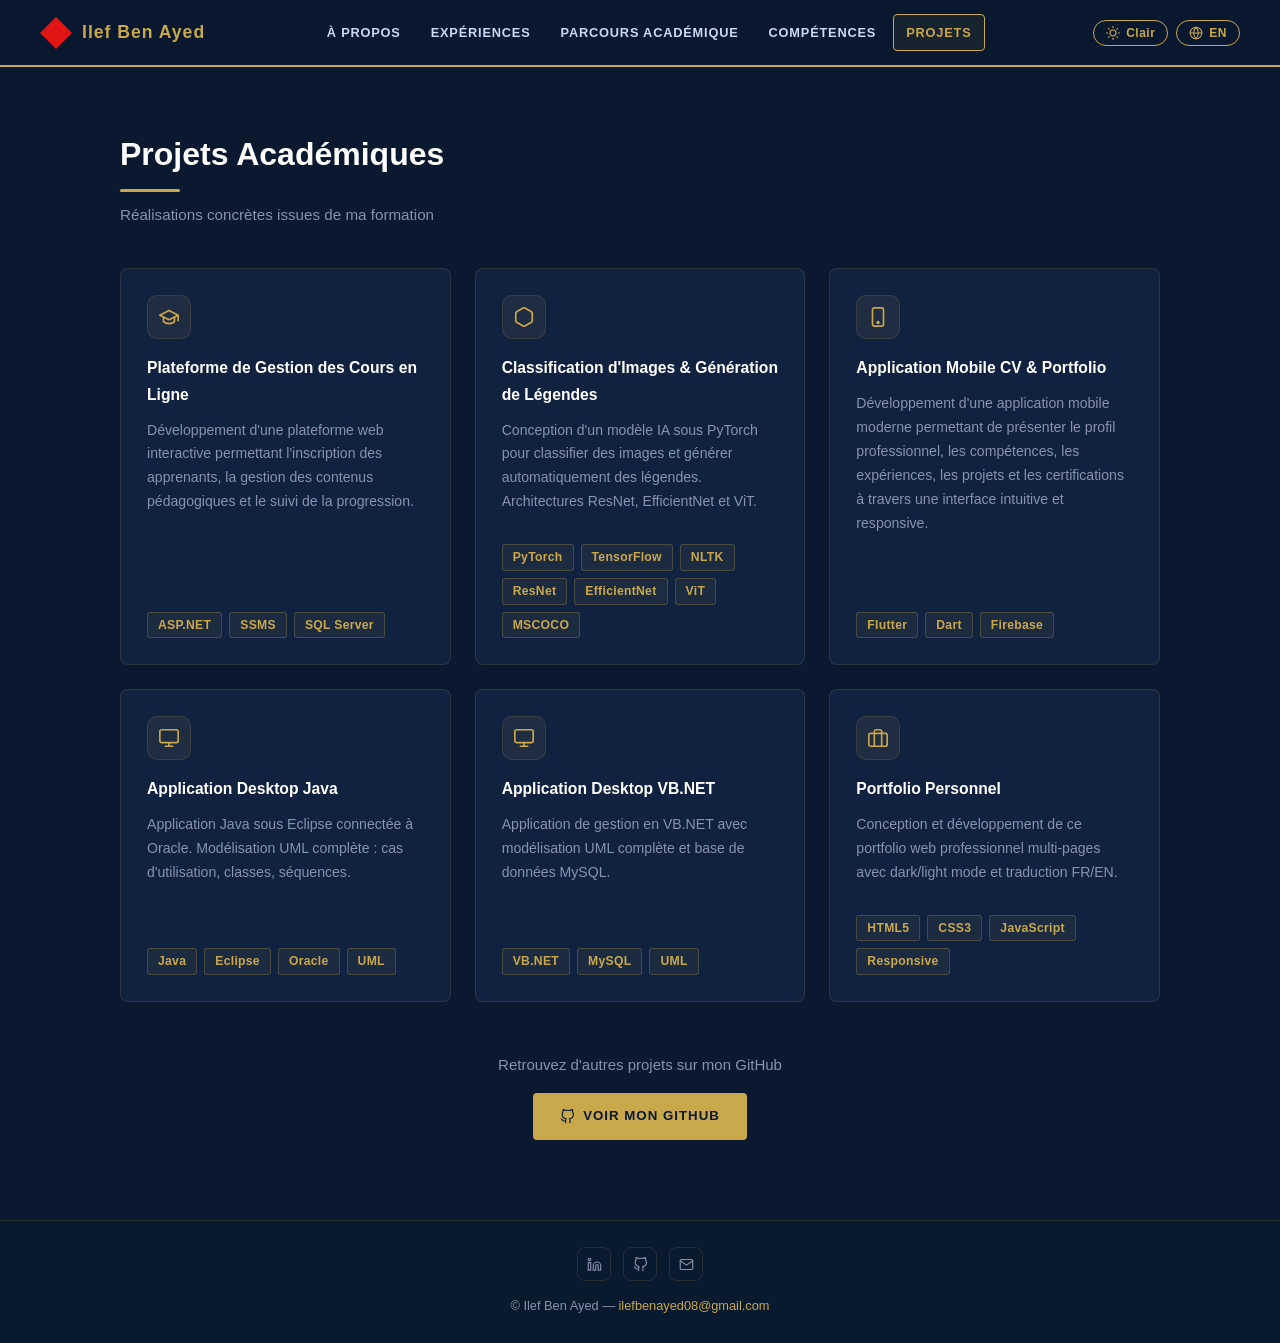
<file: pages/projets.html>
<!DOCTYPE html>
<html lang="fr">
<head>
  <meta charset="UTF-8">
  <meta name="viewport" content="width=device-width, initial-scale=1.0">
  <title>Projets — Ilef Ben Ayed</title>
  <link href="Style.css" rel="stylesheet">
</head>
<body>
  <header>
    <div class="header-inner">
      <div class="logo">
        <img src="../images/square_y7kkq9jmknyo_32 (2).png" alt="logo">
        Ilef Ben Ayed
      </div>
      <nav>
        <a href="../index.html"    data-fr="À Propos"           data-en="About">À Propos</a>
                <a href="professionnel.html" data-fr="Expériences"        data-en="Experience">Expériences</a>

        <a href="parcour.html"       data-fr="Parcours Académique" data-en="Education">Parcours Académique</a>
        <a href="competences.html"   data-fr="Compétences"        data-en="Skills">Compétences</a>
        <a href="projets.html" class="active" data-fr="Projets"   data-en="Projects">Projets</a>
      </nav>
      <div class="header-controls">
        <button class="ctrl-btn" id="themeBtn" onclick="toggleTheme()">
          <svg id="themeIcon" class="ico" viewBox="0 0 24 24"><circle cx="12" cy="12" r="5"/><line x1="12" y1="1" x2="12" y2="3"/><line x1="12" y1="21" x2="12" y2="23"/><line x1="4.22" y1="4.22" x2="5.64" y2="5.64"/><line x1="18.36" y1="18.36" x2="19.78" y2="19.78"/><line x1="1" y1="12" x2="3" y2="12"/><line x1="21" y1="12" x2="23" y2="12"/><line x1="4.22" y1="19.78" x2="5.64" y2="18.36"/><line x1="18.36" y1="5.64" x2="19.78" y2="4.22"/></svg>
          <span id="themeLabel">Clair</span>
        </button>
        <button class="ctrl-btn" id="langBtn" onclick="toggleLang()">
          <svg class="ico" viewBox="0 0 24 24"><circle cx="12" cy="12" r="10"/><line x1="2" y1="12" x2="22" y2="12"/><path d="M12 2a15.3 15.3 0 0 1 4 10 15.3 15.3 0 0 1-4 10 15.3 15.3 0 0 1-4-10 15.3 15.3 0 0 1 4-10z"/></svg>
          <span id="langLabel">EN</span>
        </button>
      </div>
    </div>
  </header>

  <div class="page-wrapper">
    <h2 class="section-title" data-fr="Projets Académiques" data-en="Academic Projects">Projets Académiques</h2>
    <p class="section-subtitle" data-fr="Réalisations concrètes issues de ma formation" data-en="Concrete achievements from my studies">Réalisations concrètes issues de ma formation</p>

    <div class="projects-grid">

      <div class="project-card">
        <div class="card-icon">
          <svg class="ico" viewBox="0 0 24 24"><path d="M22 10v6M2 10l10-5 10 5-10 5z"/><path d="M6 12v5c3 3 9 3 12 0v-5"/></svg>
        </div>
        <h3 data-fr="Plateforme de Gestion des Cours en Ligne" data-en="Online Course Management Platform">Plateforme de Gestion des Cours en Ligne</h3>
        <p data-fr="Développement d'une plateforme web interactive permettant l'inscription des apprenants, la gestion des contenus pédagogiques et le suivi de la progression."
           data-en="Development of an interactive web platform for learner registration, content management and progress tracking.">
          Développement d'une plateforme web interactive permettant l'inscription des apprenants, la gestion des contenus pédagogiques et le suivi de la progression.
        </p>
        <div class="tech-tags"><span class="tech-tag">ASP.NET</span><span class="tech-tag">SSMS</span><span class="tech-tag">SQL Server</span></div>
      </div>

      <div class="project-card">
        <div class="card-icon">
          <svg class="ico" viewBox="0 0 24 24"><path d="M21 16V8a2 2 0 0 0-1-1.73l-7-4a2 2 0 0 0-2 0l-7 4A2 2 0 0 0 3 8v8a2 2 0 0 0 1 1.73l7 4a2 2 0 0 0 2 0l7-4A2 2 0 0 0 21 16z"/></svg>
        </div>
        <h3 data-fr="Classification d'Images &amp; Génération de Légendes" data-en="Image Classification &amp; Caption Generation">Classification d'Images &amp; Génération de Légendes</h3>
        <p data-fr="Conception d'un modèle IA sous PyTorch pour classifier des images et générer automatiquement des légendes. Architectures ResNet, EfficientNet et ViT."
           data-en="Design of an AI model under PyTorch to classify images and automatically generate captions. ResNet, EfficientNet and ViT architectures.">
          Conception d'un modèle IA sous PyTorch pour classifier des images et générer automatiquement des légendes. Architectures ResNet, EfficientNet et ViT.
        </p>
        <div class="tech-tags">
          <span class="tech-tag">PyTorch</span><span class="tech-tag">TensorFlow</span><span class="tech-tag">NLTK</span>
          <span class="tech-tag">ResNet</span><span class="tech-tag">EfficientNet</span><span class="tech-tag">ViT</span><span class="tech-tag">MSCOCO</span>
        </div>
      </div>

     <div class="project-card">
  <div class="card-icon">
    <svg class="ico" viewBox="0 0 24 24">
      <rect x="6" y="2" width="12" height="20" rx="2"/>
      <circle cx="12" cy="18" r="1"/>
    </svg>
  </div>

  <h3 data-fr="Application Mobile CV & Portfolio"
      data-en="CV & Portfolio Mobile Application">
    Application Mobile CV & Portfolio
  </h3>

  <p data-fr="Développement d'une application mobile moderne permettant de présenter le profil professionnel, les compétences, les expériences, les projets et les certifications à travers une interface intuitive et responsive."
     data-en="Development of a modern mobile application showcasing professional profile, skills, experience, projects, and certifications through an intuitive and responsive interface.">
    Développement d'une application mobile moderne permettant de présenter le profil professionnel, les compétences, les expériences, les projets et les certifications à travers une interface intuitive et responsive.
  </p>

  <div class="tech-tags">
    <span class="tech-tag">Flutter</span>
    <span class="tech-tag">Dart</span>
    <span class="tech-tag">Firebase</span>
  </div>
</div>


      <div class="project-card">
        <div class="card-icon">
          <svg class="ico" viewBox="0 0 24 24"><rect x="2" y="3" width="20" height="14" rx="2" ry="2"/><line x1="8" y1="21" x2="16" y2="21"/><line x1="12" y1="17" x2="12" y2="21"/></svg>
        </div>
        <h3 data-fr="Application Desktop Java" data-en="Java Desktop Application">Application Desktop Java</h3>
        <p data-fr="Application Java sous Eclipse connectée à Oracle. Modélisation UML complète : cas d'utilisation, classes, séquences."
           data-en="Java application under Eclipse connected to Oracle. Full UML modeling: use cases, classes, sequences.">
          Application Java sous Eclipse connectée à Oracle. Modélisation UML complète : cas d'utilisation, classes, séquences.
        </p>
        <div class="tech-tags"><span class="tech-tag">Java</span><span class="tech-tag">Eclipse</span><span class="tech-tag">Oracle</span><span class="tech-tag">UML</span></div>
      </div>

      <div class="project-card">
        <div class="card-icon">
          <svg class="ico" viewBox="0 0 24 24"><rect x="2" y="3" width="20" height="14" rx="2" ry="2"/><line x1="8" y1="21" x2="16" y2="21"/><line x1="12" y1="17" x2="12" y2="21"/></svg>
        </div>
        <h3 data-fr="Application Desktop VB.NET" data-en="VB.NET Desktop Application">Application Desktop VB.NET</h3>
        <p data-fr="Application de gestion en VB.NET avec modélisation UML complète et base de données MySQL."
           data-en="Management application in VB.NET with full UML modeling and MySQL database.">
          Application de gestion en VB.NET avec modélisation UML complète et base de données MySQL.
        </p>
        <div class="tech-tags"><span class="tech-tag">VB.NET</span><span class="tech-tag">MySQL</span><span class="tech-tag">UML</span></div>
      </div>

      <div class="project-card">
        <div class="card-icon">
          <svg class="ico" viewBox="0 0 24 24"><rect x="2" y="7" width="20" height="14" rx="2" ry="2"/><path d="M16 21V5a2 2 0 0 0-2-2h-4a2 2 0 0 0-2 2v16"/></svg>
        </div>
        <h3 data-fr="Portfolio Personnel" data-en="Personal Portfolio">Portfolio Personnel</h3>
        <p data-fr="Conception et développement de ce portfolio web professionnel multi-pages avec dark/light mode et traduction FR/EN."
           data-en="Design and development of this professional multi-page web portfolio with dark/light mode and FR/EN translation.">
          Conception et développement de ce portfolio web professionnel multi-pages avec dark/light mode et traduction FR/EN.
        </p>
        <div class="tech-tags"><span class="tech-tag">HTML5</span><span class="tech-tag">CSS3</span><span class="tech-tag">JavaScript</span><span class="tech-tag">Responsive</span></div>
      </div>

    </div>

    <div style="text-align:center;margin-top:50px;">
      <p style="color:var(--text-muted);margin-bottom:16px;" data-fr="Retrouvez d'autres projets sur mon GitHub" data-en="Find more projects on my GitHub">Retrouvez d'autres projets sur mon GitHub</p>
      <a href="https://github.com/Ilef16" target="_blank" class="btn-primary">
        <svg class="ico ico-sm" viewBox="0 0 24 24" style="stroke:#0a192f"><path d="M9 19c-5 1.5-5-2.5-7-3m14 6v-3.87a3.37 3.37 0 0 0-.94-2.61c3.14-.35 6.44-1.54 6.44-7A5.44 5.44 0 0 0 20 4.77 5.07 5.07 0 0 0 19.91 1S18.73.65 16 2.48a13.38 13.38 0 0 0-7 0C6.27.65 5.09 1 5.09 1A5.07 5.07 0 0 0 5 4.77a5.44 5.44 0 0 0-1.5 3.78c0 5.42 3.3 6.61 6.44 7A3.37 3.37 0 0 0 9 18.13V22"/></svg>
        <span data-fr="Voir mon GitHub" data-en="View my GitHub">Voir mon GitHub</span>
      </a>
    </div>

  </div>

  <footer>
    <div class="footer-inner">
      <div class="footer-social">
        <a href="https://linkedin.com/in/ilef-ben-ayed" target="_blank" title="LinkedIn"><svg class="ico" viewBox="0 0 24 24"><path d="M16 8a6 6 0 0 1 6 6v7h-4v-7a2 2 0 0 0-2-2 2 2 0 0 0-2 2v7h-4v-7a6 6 0 0 1 6-6z"/><rect x="2" y="9" width="4" height="12"/><circle cx="4" cy="4" r="2"/></svg></a>
        <a href="https://github.com/Ilef16" target="_blank" title="GitHub"><svg class="ico" viewBox="0 0 24 24"><path d="M9 19c-5 1.5-5-2.5-7-3m14 6v-3.87a3.37 3.37 0 0 0-.94-2.61c3.14-.35 6.44-1.54 6.44-7A5.44 5.44 0 0 0 20 4.77 5.07 5.07 0 0 0 19.91 1S18.73.65 16 2.48a13.38 13.38 0 0 0-7 0C6.27.65 5.09 1 5.09 1A5.07 5.07 0 0 0 5 4.77a5.44 5.44 0 0 0-1.5 3.78c0 5.42 3.3 6.61 6.44 7A3.37 3.37 0 0 0 9 18.13V22"/></svg></a>
        <a href="mailto:ilefbenayed08@gmail.com" title="Email"><svg class="ico" viewBox="0 0 24 24"><path d="M4 4h16c1.1 0 2 .9 2 2v12c0 1.1-.9 2-2 2H4c-1.1 0-2-.9-2-2V6c0-1.1.9-2 2-2z"/><polyline points="22,6 12,13 2,6"/></svg></a>
      </div>
      <p class="footer-text">© <span id="copy-year"></span> Ilef Ben Ayed — <a href="mailto:ilefbenayed08@gmail.com">ilefbenayed08@gmail.com</a></p>
    </div>
  </footer>

  <script>
    let currentLang=localStorage.getItem('lang')||'fr',currentTheme=localStorage.getItem('theme')||'dark';
    applyTheme(currentTheme);applyLang(currentLang);
    function toggleTheme(){currentTheme=currentTheme==='dark'?'light':'dark';localStorage.setItem('theme',currentTheme);applyTheme(currentTheme);}
    function applyTheme(t){const ic=document.getElementById('themeIcon'),lb=document.getElementById('themeLabel');if(t==='light'){document.body.classList.add('light');ic.innerHTML='<path d="M21 12.79A9 9 0 1 1 11.21 3 7 7 0 0 0 21 12.79z"/>';lb.textContent=currentLang==='fr'?'Sombre':'Dark';}else{document.body.classList.remove('light');ic.innerHTML='<circle cx="12" cy="12" r="5"/><line x1="12" y1="1" x2="12" y2="3"/><line x1="12" y1="21" x2="12" y2="23"/><line x1="4.22" y1="4.22" x2="5.64" y2="5.64"/><line x1="18.36" y1="18.36" x2="19.78" y2="19.78"/><line x1="1" y1="12" x2="3" y2="12"/><line x1="21" y1="12" x2="23" y2="12"/><line x1="4.22" y1="19.78" x2="5.64" y2="18.36"/><line x1="18.36" y1="5.64" x2="19.78" y2="4.22"/>';lb.textContent=currentLang==='fr'?'Clair':'Light';}}
    function toggleLang(){currentLang=currentLang==='fr'?'en':'fr';localStorage.setItem('lang',currentLang);applyLang(currentLang);}
    function applyLang(l){document.getElementById('langLabel').textContent=l==='fr'?'EN':'FR';document.documentElement.lang=l;document.querySelectorAll('[data-fr][data-en]').forEach(el=>{const v=el.getAttribute('data-'+l);if(v!==null)el.innerHTML=v;});const lb=document.getElementById('themeLabel');lb.textContent=currentTheme==='light'?(l==='fr'?'Sombre':'Dark'):(l==='fr'?'Clair':'Light');}
  </script>
</body>
</html>
</file>
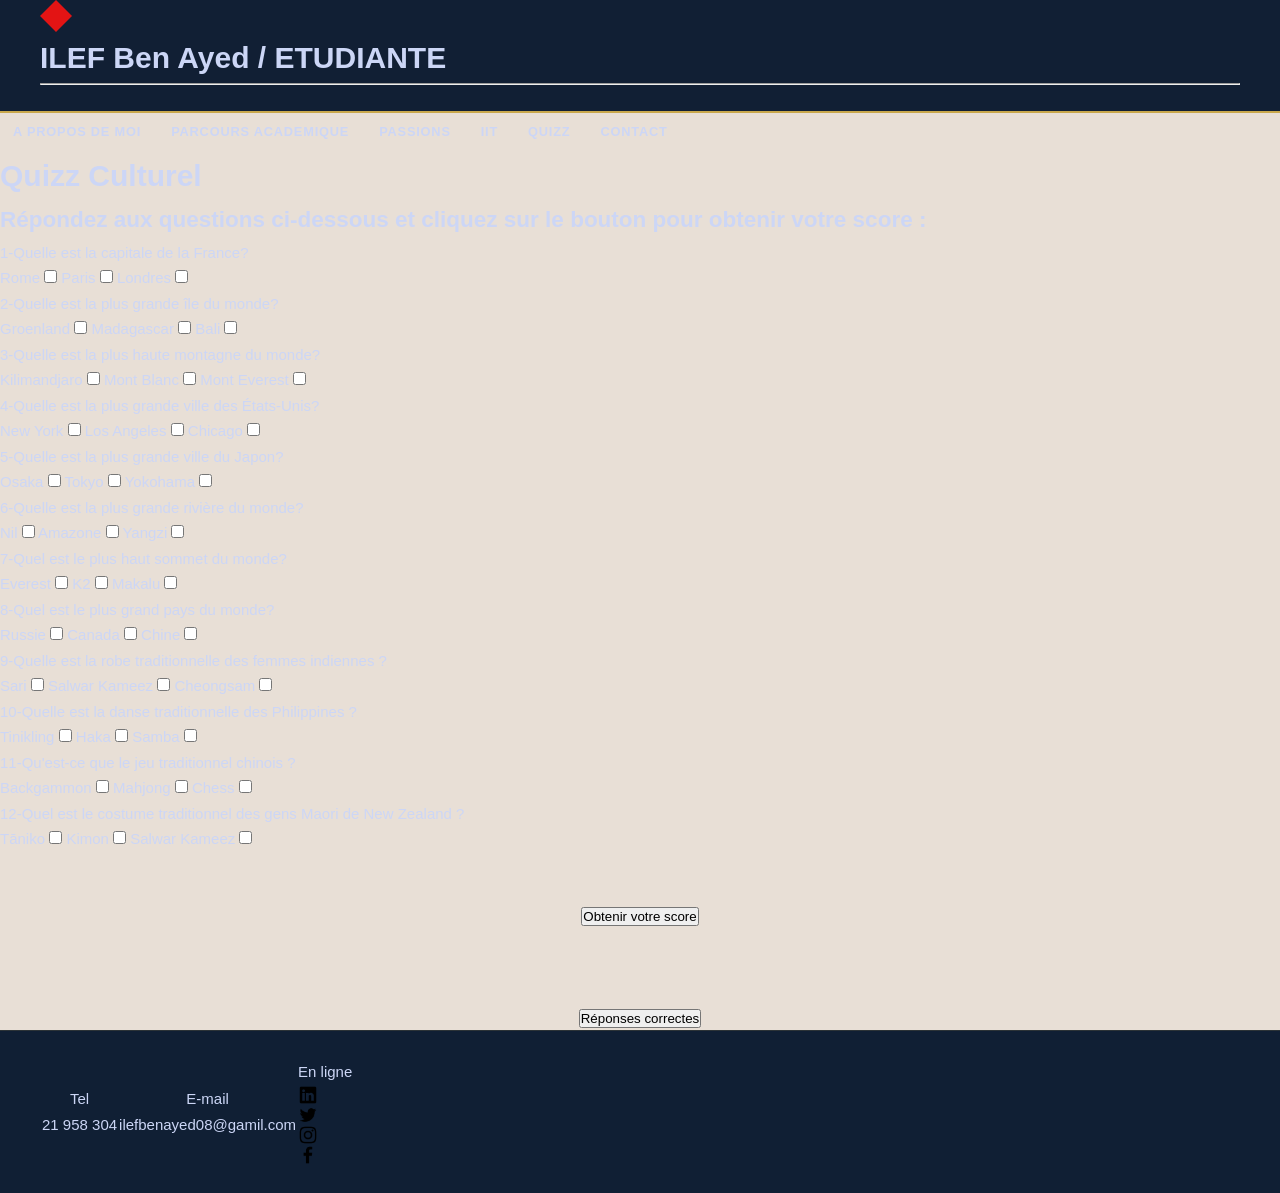
<file: pages/quizz.html>
<!DOCTYPE html>
<html lang="en">

<head>
	<meta charset="UTF-8">
	<meta http-equiv="X-UA-Compatible" content="IE=edge">
	<meta name="viewport" content="width=device-width, initial-scale=1.0">
	<title>QUIZZ</title>
	<link href="Style.css" rel="stylesheet">
	<style>
		/*liens*/
		body {
			background-color: #E8DFD6;
		}
	</style>
</head>

<body>

	<header>
		<h1> <img src="../images/square_y7kkq9jmknyo_32 (2).png"> ILEF Ben Ayed <span id="et">/ ETUDIANTE </span></h1>

		<hr style="height:1px;border-width:1;color:rgb(198, 197, 197);background-color:gray">
		<br>
	</header>

	<center>
		<section>
			<nav>

				<a class="activ" target="_blank" href="../index.html">A PROPOS DE MOI</a>
				<a class="activ" target="_blank" href="../pages/parcour.html">PARCOURS ACADEMIQUE</a>
				<a class="activ" target="_blank" href="../pages/passions.html">PASSIONS</a>
				<a class="activ" target="_blank" href="../pages/IIT.html">IIT</a>
				<a class="activ" target="_blank" href="../pages/quizz.html">QUIZZ</a>
				<a class="activ" target="_blank" href="../pages/contact.html">CONTACT</a>

			</nav>
		</section>
	</center>



	<script>

		function score() {

			var score = 0;
			var correctAnswer1 = document.getElementById("Q1A2").checked;
			var correctAnswer2 = document.getElementById("Q2A1").checked;
			var correctAnswer3 = document.getElementById("Q3A3").checked;
			var correctAnswer4 = document.getElementById("Q4A2").checked;
			var correctAnswer5 = document.getElementById("Q5A3").checked;
			var correctAnswer6 = document.getElementById("Q6A1").checked;
			var correctAnswer7 = document.getElementById("Q7A1").checked;
			var correctAnswer8 = document.getElementById("Q8A1").checked;
			var correctAnswer9 = document.getElementById("Q9A1").checked;
			var correctAnswer10 = document.getElementById("Q10A1").checked;
			var correctAnswer11 = document.getElementById("Q11A2").checked;
			var correctAnswer12 = document.getElementById("Q12A1").checked;

			if (correctAnswer1) {
				score++;
				document.getElementById("Q1A2").style.background = "#00FF00";
			} else {
				document.getElementById("Q1A2").style.background = "#FF0000";
			}
				//Question 2
				if (correctAnswer2) {
				score++;
				document.getElementById("Q2A1").style.background = "#00FF00";
			} else {
				document.getElementById("Q2A1").style.background = "#FF0000";
			}
			
			//Question 3
			if (correctAnswer3) {
				score++;
				document.getElementById("Q3A3").style.background = "#00FF00";
			} else {
				document.getElementById("Q3A3").style.background = "#FF0000";
			}
			
			//Question 4
			if (correctAnswer4) {
				score++;
				document.getElementById("Q4A2").style.background = "#00FF00";
			} else {
				document.getElementById("Q4A2").style.background = "#FF0000";
			}
			if (correctAnswer5) {
				score++;
				document.getElementById("Q5A3").style.background = "#00FF00";
			} else {
				document.getElementById("Q5A3").style.background = "#FF0000";
			}
			if (correctAnswer6) {
				score++;
				document.getElementById("Q6A1").style.background = "#00FF00";
			} else {
				document.getElementById("Q6A1").style.background = "#FF0000";
			}
			if (correctAnswer7) {
				score++;
				document.getElementById("Q7A1").style.background = "#00FF00";
			} else {
				document.getElementById("Q7A1").style.background = "#FF0000";
			}
			if (correctAnswer8) {
				score++;
				document.getElementById("Q8A1").style.background = "#00FF00";
			} else {
				document.getElementById("Q8A1").style.background = "#FF0000";
			}
			if (correctAnswer9) {
				score++;
				document.getElementById("Q9A1").style.background = "#00FF00";
			} else {
				document.getElementById("Q9A1").style.background = "#FF0000";
			}
			if (correctAnswer10) {
				score++;
				document.getElementById("Q10A1").style.background = "#00FF00";
			} else {
				document.getElementById("Q10A1").style.background = "#FF0000";
			}
			if (correctAnswer11) {
				score++;
				document.getElementById("Q11A2").style.background = "#00FF00";
			} else {
				document.getElementById("Q11A2").style.background = "#FF0000";
			}
			if (correctAnswer12) {
				score++;
				document.getElementById("Q12A1").style.background = "#00FF00";
			} else {
				document.getElementById("Q12A1").style.background = "#FF0000";
			}


			// if (correctAnswer1) {
			// 	score++;
			// }
			// if (correctAnswer2) {
			// 	score++;
			// }
			// if (correctAnswer3) {
			// 	score++;
			// }
			// if (correctAnswer4) {
			// 	score++;
			// }
			// if (correctAnswer5) {
			// 	score++;
			// }
			// if (correctAnswer6) {
			// 	score++;
			// }
			// if (correctAnswer7) {
			// 	score++;
			// }
			// if (correctAnswer8) {
			// 	score++;
			// }
			// if (correctAnswer9) {
			// 	score++;
			// }
			// if (correctAnswer10) {
			// 	score++;
			// }
			// if (correctAnswer11) {
			// 	score++;
			// }
			// if (correctAnswer12) {
			// 	score++;
			// }

			alert("Votre score est: " + score + "/12");
			document.getElementById("demo").innerHTML = "Vous avez obtenu " + score + "/12";
            

		}

	</script>
	</head>

	<body>

		<h1>Quizz Culturel</h1>
		<h2>Répondez aux questions ci-dessous et cliquez sur le bouton pour obtenir votre score :</h2>


		<form action="" id="form1">
			<div class="wra1">
				<p class="p1">1-Quelle est la capitale de la France?</p>

				<label class="answers">Rome
					<input type="checkbox" name="Q1" value="Q1A1" id="Q1A1">
					<span class="checkmark"></span>
				</label>
				<label class="answers">Paris
					<input type="checkbox" name="Q1" value="Q1A2" id="Q1A2">
					<span class="checkmark"></span>
				</label>
				<label class="answers">Londres
					<input type="checkbox" name="Q1" value="Q1A3" id="Q1A3">
					<span class="checkmark"></span>
				</label>
			</div>
			<div class="wra1">
				<p class="p1">2-Quelle est la plus grande île du monde?</p>


				<label class="answers">Groenland
					<input type="checkbox" name="Q2" value="Q2A1" id="Q2A1">
					<span class="checkmark"></span>
				</label>

				<label class="answers">Madagascar
					<input type="checkbox" name="Q2" value="Q2A2" id="Q2A2">
					<span class="checkmark"></span>
				</label>

				<label class="answers">Bali
					<input type="checkbox" name="Q2" value="Q2A3" id="Q2A3">
					<span class="checkmark"></span>
				</label>
			</div>
			<div class="wra1">
				<p class="p1">3-Quelle est la plus haute montagne du monde?</p>

				<label class="answers">Kilimandjaro
					<input type="checkbox" name="Q3" value="Q3A1" id="Q3A1">
					<span class="checkmark"></span>
				</label>
				<label class="answers">Mont Blanc
					<input type="checkbox" name="Q3" value="Q3A2" id="Q3A2">
					<span class="checkmark"></span>
				</label>
				<label class="answers"> Mont Everest
					<input type="checkbox" name="Q3" value="Q3A3" id="Q3A3">
					<span class="checkmark"></span>
				</label>
			</div>

			<div class="wra1">
				<p class="p1">4-Quelle est la plus grande ville des États-Unis?</p>

				<label class="answers"> New York
					<input type="checkbox" name="Q4" value="Q4A1" id="Q4A1">
					<span class="checkmark"></span>
				</label>
				<label class="answers"> Los Angeles
					<input type="checkbox" name="Q4" value="Q4A2" id="Q4A2">
					<span class="checkmark"></span>
				</label>
				<label class="answers"> Chicago
					<input type="checkbox" name="Q4" value="Q4A3" id="Q4A3">
					<span class="checkmark"></span>
				</label>
			</div>
			<div class="wra1">
				<p class="p1">5-Quelle est la plus grande ville du Japon?</p>

				<label class="answers"> Osaka
					<input type="checkbox" name="Q5" value="Q5A1" id="Q5A1">
					<span class="checkmark"></span>
				</label>
				<label class="answers"> Tokyo
					<input type="checkbox" name="Q5" value="Q5A2" id="Q5A2">
					<span class="checkmark"></span>
				</label>
				<label class="answers"> Yokohama
					<input type="checkbox" name="Q5" value="Q5A3" id="Q5A3">
					<span class="checkmark"></span>
				</label>

			</div>
			<div class="wra1">
				<p class="p1">6-Quelle est la plus grande rivière du monde?</p>

				<label class="answers"> Nil
					<input type="checkbox" name="Q6" value="Q6A1" id="Q6A1">
					<span class="checkmark"></span>
				</label>
				<label class="answers"> Amazone
					<input type="checkbox" name="Q6" value="Q6A2" id="Q6A2">
					<span class="checkmark"></span>
				</label>
				<label class="answers"> Yangzi
					<input type="checkbox" name="Q6" value="Q6A3" id="Q6A3">
					<span class="checkmark"></span>
				</label>
			</div>
			<div class="wra1">
				<p class="p1">7-Quel est le plus haut sommet du monde?</p>

				<label class="answers"> Everest
					<input type="checkbox" name="Q7" value="Q7A1" id="Q7A1">
					<span class="checkmark"></span>
				</label>
				<label class="answers">K2
					<input type="checkbox" name="Q7" value="Q7A2" id="Q7A2">
					<span class="checkmark"></span>
				</label>

				<label class="answers">Makalu
					<input type="checkbox" name="Q7" value="Q7A3" id="Q7A3">
					<span class="checkmark"></span>
				</label>
			</div>
			<div class="wra1">
				<p class="p1">8-Quel est le plus grand pays du monde?</p>
				<label class="answers">Russie
					<input type="checkbox" name="Q8" value="Q8A1" id="Q8A1">
					<span class="checkmark"></span>
				</label>
				<label class="answers">Canada
					<input type="checkbox" name="Q8" value="Q8A2" id="Q8A2">
					<span class="checkmark"></span>
				</label>
				<label class="answers">Chine
					<input type="checkbox" name="Q8" value="Q8A3" id="Q8A3">
					<span class="checkmark"></span>
				</label>
			</div>
			<div class="wra1">

				<p class="p1">9-Quelle est la robe traditionnelle des femmes indiennes ?</p>
				<label class="answers">Sari
					<input type="checkbox" name="Q9" value="Q9A1" id="Q9A1">
					<span class="checkmark"></span>
				</label>
				<label class="answers">Salwar Kameez
					<input type="checkbox" name="Q9" value="Q9A2" id="Q9A2">
					<span class="checkmark"></span>
				</label>
				<label class="answers">Cheongsam
					<input type="checkbox" name="Q9" value="Q9A3" id="Q9A3">
					<span class="checkmark"></span>
				</label>
			</div>
			<div class="wra1">

				<p class="p1">10-Quelle est la danse traditionnelle des Philippines ?</p>
				<label class="answers">Tinikling
					<input type="checkbox" name="Q10" value="Q10A1" id="Q10A1">
					<span class="checkmark"></span>
				</label>
				<label class="answers">Haka
					<input type="checkbox" name="Q10" value="Q10A2" id="Q10A2">
					<span class="checkmark"></span>
				</label>
				<label class="answers">Samba
					<input type="checkbox" name="Q10" value="Q10A3" id="Q10A3">
					<span class="checkmark"></span>
				</label>
			</div>
			<div class="wra1">
				<p class="p1">11-Qu'est-ce que le jeu traditionnel chinois ?</p>
				<label class="answers">Backgammon
					<input type="checkbox" name="Q11" value="Q11A1" id="Q11A1">
					<span class="checkmark"></span>
				</label>
				<label class="answers">Mahjong
					<input type="checkbox" name="Q11" value="Q11A2" id="Q11A2">
					<span class="checkmark"></span>
				</label>
				<label class="answers">Chess
					<input type="checkbox" name="Q11" value="Q11A3" id="Q11A3">
					<span class="checkmark"></span>
				</label>
			</div>
			<div class="wra1">
				<p class="p1">12-Quel est le costume traditionnel des gens Maori de New Zealand ?</p>
				<label class="answers">Tāniko
					<input type="checkbox" name="Q12" value="Q12A1" id="Q12A1">
					<span class="checkmark"></span>
				</label>
				<label class="answers"> Kimon
					<input type="checkbox" name="Q12" value="Q12A2" id="Q12A2">
					<span class="checkmark"></span>
				</label>
				<label class="answers">Salwar Kameez
					<input type="checkbox" name="Q12" value="Q12A3" id="Q12A3">
					<span class="checkmark"></span>
				</label>
			</div>
			<br><br>
			<center>
				<input class="button button1" type="button" value="Obtenir votre score" onclick="score()" />
				<p id="demo"></p>
				<br><br><br>

				<div class="btn1">
					<a href="../pages/quizz1.html">
						<input class="btn" type="button" value="Réponses correctes"></a>
				</div>
			</center>


		</form>




		<footer>
			<table>
				<tr>
					<td>
						<p>Tel</p>
						<p id="H">21 958 304 </p>
					</td>
					<td>
						<p>E-mail</p>
						<p id="H">ilefbenayed08@gamil.com</p>

					</td>
					<td>
						<p> En ligne</p>
						<p id="H"> <a target="_blank" href="https://www.linkedin.com/feed/">
								<img src="../images/linkedin.png " width="20px" height="20px">
							</a>
							<a target="_blank" href="https://twitter.com/">
								<img src="../images/twitter.png" width="20px" height="20px">
							</a>
							<a target="_blank" href="https://www.instagram.com/?hl=fr">
								<img src="../images/instagram.png" width="20px" height="20px">
							</a>
							<a target="_blank" href="https://www.facebook.com/">
								<img src="../images/facebook.png" width="20px" height="20px">
							</a>
						</p>
					</td>
				</tr>
			</table>

		</footer>


	</body>

</html>
</file>
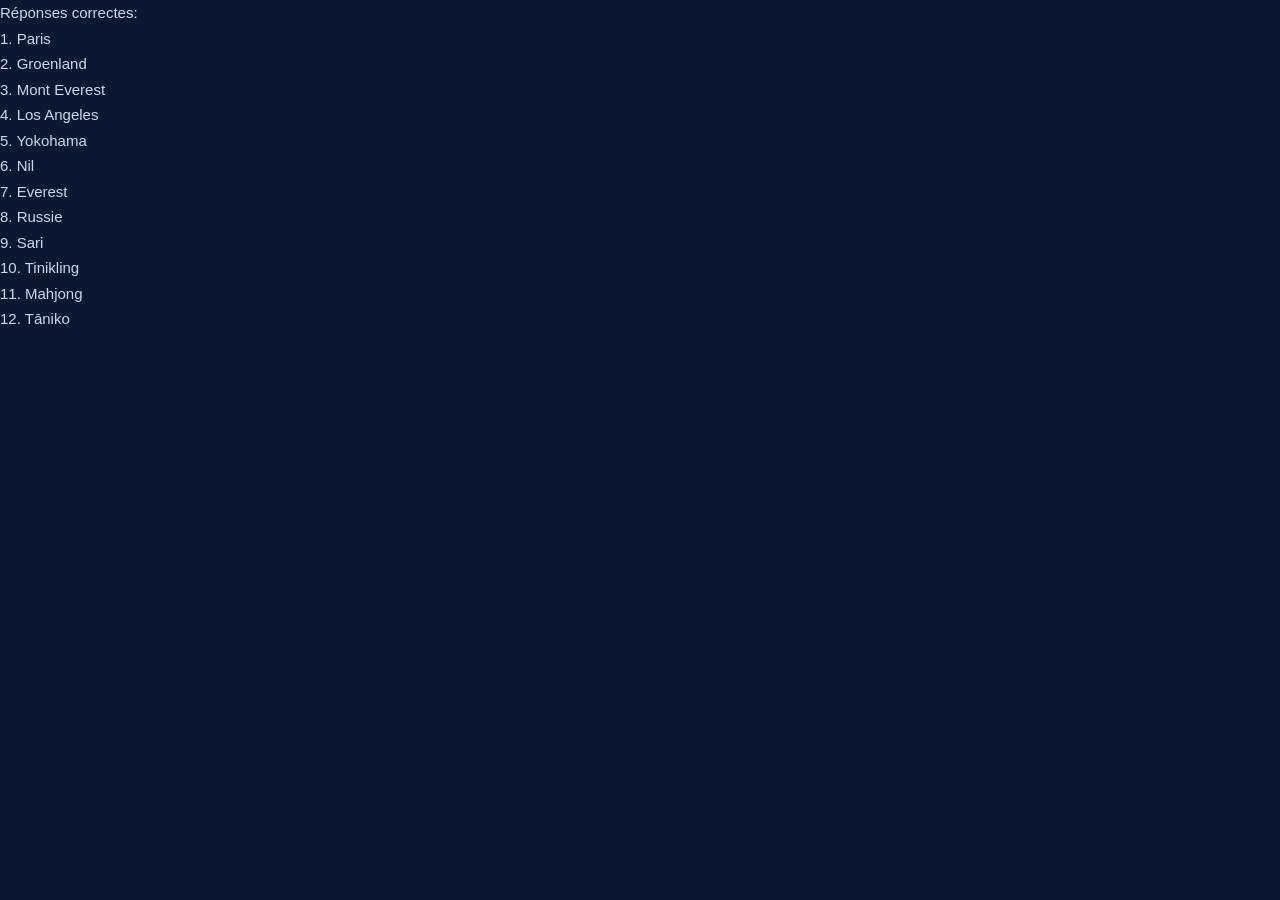
<file: pages/quizz1.html>
<!DOCTYPE html>
<html lang="en">
<head>
    <meta charset="UTF-8">
    <meta http-equiv="X-UA-Compatible" content="IE=edge">
    <meta name="viewport" content="width=device-width, initial-scale=1.0">
    <title>SCORE</title>
    <link href="Style.css" rel="stylesheet">
</head>
<body>
    <div class="wra">
    <p class="p1"> Réponses correctes: <br>
        1. Paris <br>
        2. Groenland <br>
        3. Mont Everest <br>
        4. Los Angeles <br>
        5. Yokohama <br>
        6. Nil <br>
        7. Everest  <br> 
        8. Russie <br>
        9. Sari <br>
        10. Tinikling <br>
        11. Mahjong <br>
        12. Tāniko <br>
    </p>
    </div>
</body>
</html>
</file>
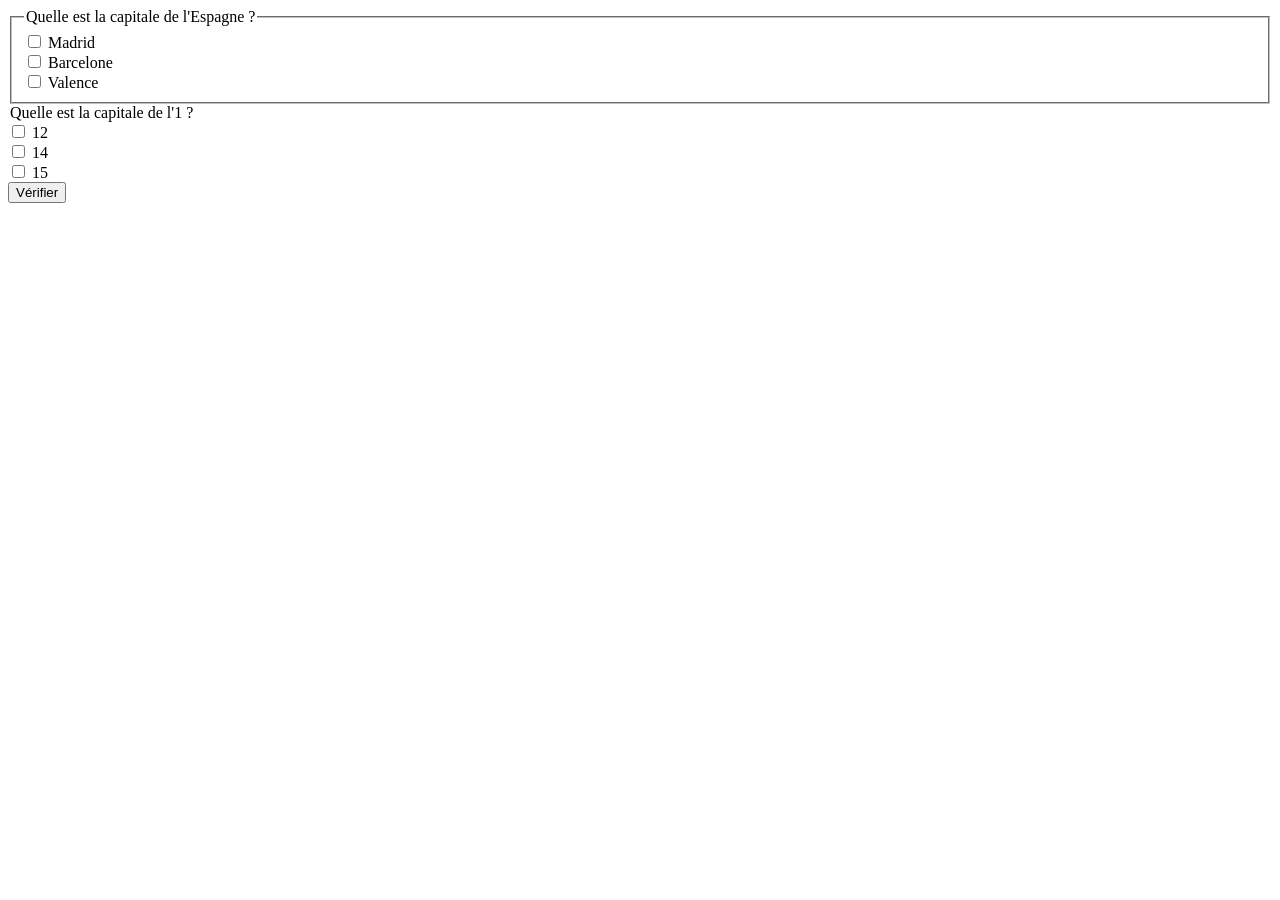
<file: pages/quizz2.html>
<html>
  <head>
    <title>Exemple de quiz</title>
  </head>
  <body>
    <form>
      <fieldset>
        <legend>Quelle est la capitale de l'Espagne ?</legend>
        <div>
          <input type="checkbox" name="answer" value="Madrid" /> Madrid<br />
          <input type="checkbox" name="answer" value="Barcelone" /> Barcelone<br />
          <input type="checkbox" name="answer" value="Valence" /> Valence<br />
        </div>
      </fieldset>
     
   
    <div id="score"></div>
    <div id="result"></div>

    <legend>Quelle est la capitale de l'1 ?</legend>
    <div>
      <input type="checkbox" name="answer" value="12" /> 12<br />
      <input type="checkbox" name="answer" value="14" /> 14<br />
      <input type="checkbox" name="answer" value="15" /> 15<br />
    </div>

  <input type="button" value="Vérifier" onclick="checkAnswer()" />

<div id="score1"></div>
<div id="result1"></div>
</form>
    <script type="text/javascript">
      function checkAnswer() {
        var answer = document.querySelector('input[name="answer"]:checked');
        var resultEl = document.getElementById('result1');
        var scoreEl = document.getElementById('score1');
        if (answer) {
          if (answer.value === '12') {
            resultEl.style.color = 'green';
            resultEl.innerHTML = 'Bonne réponse !';
            scoreEl.innerHTML = 'Score: 1';
          } else {
            resultEl.style.color = 'red';
            resultEl.innerHTML = 'Mauvaise réponse. La bonne réponse est 12.';
            scoreEl.innerHTML = 'Score: 0';
          }
        } else {
          resultEl.innerHTML = 'Veuillez sélectionner une réponse.';
        }
      }
    </script>
  </body>
</html>
</file>
<file: pages/Style.css>
/* ===== RESET & BASE ===== */
*, *::before, *::after { box-sizing: border-box; margin: 0; padding: 0; }

/* ===== DARK MODE (default) ===== */
:root {
  --primary:      #0a192f;
  --accent:       #c9a84c;
  --accent2:      #e8c97e;
  --card-bg:      #112240;
  --text:         #ccd6f6;
  --text-muted:   #8892b0;
  --white:        #ffffff;
  --border:       rgba(201,168,76,0.15);
  --header-bg:    rgba(10,25,47,0.97);
  --gradient:     linear-gradient(135deg, #0a192f 0%, #112240 100%);
  --input-bg:     rgba(10,25,47,0.6);
  --input-border: rgba(204,214,246,0.15);
  --footer-bg:    rgba(10,25,47,0.97);
  --icon-color:   #8892b0;
}

/* ===== LIGHT MODE ===== */
body.light {
  --primary:      #f0f4f8;
  --accent:       #b8860b;
  --accent2:      #d4a017;
  --card-bg:      #ffffff;
  --text:         #1a2a3a;
  --text-muted:   #4a5568;
  --white:        #1a2a3a;
  --border:       rgba(184,134,11,0.2);
  --header-bg:    rgba(240,244,248,0.97);
  --gradient:     linear-gradient(135deg, #e8edf2 0%, #f0f4f8 100%);
  --input-bg:     #ffffff;
  --input-border: rgba(74,85,104,0.2);
  --footer-bg:    rgba(224,230,236,0.97);
  --icon-color:   #4a5568;
}

html { scroll-behavior: smooth; }

body {
  font-family: 'Segoe UI', 'Helvetica Neue', Arial, sans-serif;
  background-color: var(--primary);
  color: var(--text);
  font-size: 15px;
  line-height: 1.7;
  margin: 0;
  transition: background-color 0.3s ease, color 0.3s ease;
}

a { text-decoration: none; color: inherit; }
img { display: block; max-width: 100%; }

/* ===== SVG ICONS (monochrome / no color) ===== */
.ico {
  display: inline-block;
  width: 18px;
  height: 18px;
  vertical-align: middle;
  stroke: var(--icon-color);
  fill: none;
  stroke-width: 1.8;
  stroke-linecap: round;
  stroke-linejoin: round;
  flex-shrink: 0;
  transition: stroke 0.2s;
}

.ico-accent { stroke: var(--accent); }

.ico-sm { width: 15px; height: 15px; }
.ico-lg { width: 22px; height: 22px; }

/* Card icon wrapper */
.card-icon {
  display: flex;
  align-items: center;
  justify-content: center;
  width: 44px;
  height: 44px;
  border-radius: 10px;
  background: rgba(201,168,76,0.08);
  border: 1px solid var(--border);
  margin-bottom: 16px;
}

.card-icon .ico {
  width: 22px;
  height: 22px;
  stroke: var(--accent);
}

/* ===== HEADER / NAV ===== */
header {
  background: var(--header-bg);
  border-bottom: 2px solid var(--accent);
  position: sticky;
  top: 0;
  z-index: 1000;
  padding: 0 40px;
  backdrop-filter: blur(8px);
  transition: background 0.3s ease;
}

.header-inner {
  display: flex;
  align-items: center;
  justify-content: space-between;
  height: 65px;
  max-width: 1200px;
  margin: 0 auto;
  gap: 12px;
  flex-wrap: wrap;
}

.logo {
  display: flex;
  align-items: center;
  gap: 10px;
  font-size: 1.1rem;
  font-weight: 700;
  color: var(--accent);
  letter-spacing: 1px;
  flex-shrink: 0;
}

.logo img { width: 32px; height: 32px; }

nav {
  display: flex;
  gap: 4px;
  flex-wrap: wrap;
  align-items: center;
}

nav a {
  color: var(--text);
  font-size: 0.80rem;
  font-weight: 600;
  letter-spacing: 0.8px;
  text-transform: uppercase;
  padding: 7px 12px;
  border-radius: 4px;
  transition: all 0.25s ease;
  border: 1px solid transparent;
}

nav a:hover,
nav a.active {
  color: var(--accent);
  border-color: var(--accent);
  background: rgba(201,168,76,0.08);
}

/* ===== CONTROLS ===== */
.header-controls {
  display: flex;
  align-items: center;
  gap: 8px;
  flex-shrink: 0;
}

.ctrl-btn {
  display: flex;
  align-items: center;
  gap: 6px;
  background: transparent;
  border: 1px solid var(--accent);
  color: var(--accent);
  border-radius: 20px;
  padding: 5px 12px;
  font-size: 0.75rem;
  font-weight: 700;
  letter-spacing: 0.5px;
  cursor: pointer;
  transition: all 0.25s;
  white-space: nowrap;
}

.ctrl-btn:hover {
  background: rgba(201,168,76,0.12);
  transform: translateY(-1px);
}

.ctrl-btn .ico {
  width: 14px;
  height: 14px;
  stroke: var(--accent);
}

/* ===== PAGE WRAPPER ===== */
.page-wrapper {
  max-width: 1100px;
  margin: 0 auto;
  padding: 60px 30px 80px;
}

/* ===== SECTION TITLE ===== */
.section-title {
  font-size: 2rem;
  font-weight: 700;
  color: var(--white);
  margin-bottom: 10px;
  position: relative;
  display: inline-block;
  transition: color 0.3s;
}

.section-title::after {
  content: '';
  display: block;
  width: 60px;
  height: 3px;
  background: var(--accent);
  margin-top: 8px;
  border-radius: 2px;
}

.section-subtitle {
  color: var(--text-muted);
  margin-bottom: 40px;
  font-size: 0.95rem;
}

/* ===== HERO ===== */
.hero {
  min-height: calc(100vh - 65px);
  display: flex;
  align-items: center;
  background: var(--gradient);
  padding: 60px 30px;
  transition: background 0.3s ease;
}

.hero-inner {
  max-width: 1100px;
  margin: 0 auto;
  display: flex;
  align-items: center;
  gap: 60px;
  width: 100%;
}

.hero-photo {
  flex-shrink: 0;
  width: 220px;
  height: 220px;
  border-radius: 50%;
  border: 4px solid var(--accent);
  object-fit: cover;
  box-shadow: 0 0 30px rgba(201,168,76,0.25);
  transition: border-color 0.3s;
}

.hero-text { flex: 1; }

.hero-greeting {
  font-size: 0.88rem;
  color: var(--accent);
  font-weight: 600;
  letter-spacing: 2px;
  text-transform: uppercase;
  margin-bottom: 12px;
}

.hero-name {
  font-size: 3.2rem;
  font-weight: 800;
  color: var(--white);
  line-height: 1.1;
  margin-bottom: 10px;
  transition: color 0.3s;
}

.hero-title {
  font-size: 1.15rem;
  color: var(--accent2);
  font-weight: 400;
  margin-bottom: 20px;
}

.hero-desc {
  color: var(--text-muted);
  font-size: 0.97rem;
  max-width: 550px;
  margin-bottom: 28px;
}

/* Hero info row */
.hero-info {
  display: flex;
  flex-wrap: wrap;
  gap: 12px;
  margin-bottom: 26px;
}

.hero-info-item {
  display: flex;
  align-items: center;
  gap: 7px;
  color: var(--text-muted);
  font-size: 0.87rem;
}

.hero-info-item .ico { stroke: var(--text-muted); }
.hero-info-item a { color: var(--accent); transition: color 0.2s; }
.hero-info-item a:hover { color: var(--accent2); }

/* Hero social */
.hero-social {
  display: flex;
  gap: 10px;
  margin-bottom: 22px;
}

.hero-social a {
  width: 38px;
  height: 38px;
  border: 1px solid var(--border);
  border-radius: 8px;
  display: flex;
  align-items: center;
  justify-content: center;
  transition: all 0.25s;
}

.hero-social a:hover {
  border-color: var(--accent);
  background: rgba(201,168,76,0.1);
  transform: translateY(-2px);
}

.hero-social a .ico {
  width: 17px;
  height: 17px;
  stroke: var(--text-muted);
}

.hero-social a:hover .ico { stroke: var(--accent); }

/* Buttons */
.btn-primary {
  display: inline-flex;
  align-items: center;
  gap: 8px;
  background: var(--accent);
  color: #0a192f;
  font-weight: 700;
  font-size: 0.83rem;
  letter-spacing: 1px;
  text-transform: uppercase;
  padding: 11px 26px;
  border-radius: 4px;
  transition: all 0.25s;
  border: 1px solid transparent;
}

.btn-primary:hover {
  background: var(--accent2);
  transform: translateY(-2px);
  box-shadow: 0 6px 20px rgba(201,168,76,0.3);
}

.btn-outline {
  display: inline-flex;
  align-items: center;
  gap: 8px;
  background: transparent;
  color: var(--accent);
  font-weight: 700;
  font-size: 0.83rem;
  letter-spacing: 1px;
  text-transform: uppercase;
  padding: 11px 26px;
  border-radius: 4px;
  border: 1px solid var(--accent);
  transition: all 0.25s;
}

.btn-outline:hover {
  background: rgba(201,168,76,0.1);
  transform: translateY(-2px);
}

/* ===== SKILL CARDS ===== */
.skill-card {
  background: var(--card-bg);
  border: 1px solid var(--border);
  border-radius: 8px;
  padding: 24px;
  transition: border-color 0.25s, transform 0.25s, background 0.3s;
}

.skill-card:hover {
  border-color: var(--accent);
  transform: translateY(-3px);
}

.skill-card h3 {
  display: flex;
  align-items: center;
  gap: 10px;
  color: var(--accent);
  font-size: 0.88rem;
  font-weight: 700;
  letter-spacing: 1px;
  text-transform: uppercase;
  margin-bottom: 16px;
  padding-bottom: 10px;
  border-bottom: 1px solid rgba(201,168,76,0.2);
}

.skill-card h3 .ico { stroke: var(--accent); }

/* Soft skill card (centered) */
.skill-card.soft {
  text-align: center;
}

.skill-card.soft h3 {
  justify-content: center;
}

.skill-card.soft .ico-wrap {
  display: flex;
  align-items: center;
  justify-content: center;
  width: 48px;
  height: 48px;
  border-radius: 50%;
  border: 1px solid var(--border);
  margin: 0 auto 14px;
}

.skill-card.soft .ico-wrap .ico {
  width: 22px;
  height: 22px;
  stroke: var(--accent);
}

.skill-list {
  display: flex;
  flex-wrap: wrap;
  gap: 8px;
}

.skill-badge {
  background: var(--input-bg);
  color: var(--text);
  border: 1px solid var(--input-border);
  border-radius: 4px;
  padding: 4px 11px;
  font-size: 0.80rem;
  transition: all 0.2s;
}

.skill-badge:hover {
  border-color: var(--accent);
  color: var(--accent);
}

/* ===== SKILLS GRID ===== */
.skills-grid {
  display: grid;
  grid-template-columns: repeat(auto-fit, minmax(300px, 1fr));
  gap: 24px;
  margin-top: 20px;
}

/* ===== LANG GRID ===== */
.lang-grid {
  display: grid;
  grid-template-columns: repeat(3, 1fr);
  gap: 16px;
  margin-top: 20px;
}

.lang-card {
  background: var(--card-bg);
  border: 1px solid var(--border);
  border-radius: 8px;
  padding: 22px;
  text-align: center;
  transition: border-color 0.25s, background 0.3s;
}

.lang-card:hover { border-color: var(--accent); }

.lang-card .lang-flag {
  font-size: 1.8rem;
  margin-bottom: 8px;
  display: block;
}

.lang-card .lang-name {
  color: var(--white);
  font-weight: 700;
  font-size: 1rem;
  margin-bottom: 4px;
}

.lang-card .lang-level {
  color: var(--accent);
  font-size: 0.80rem;
  font-weight: 600;
  text-transform: uppercase;
  letter-spacing: 1px;
  margin-bottom: 10px;
}

.lang-bar {
  background: rgba(201,168,76,0.1);
  border-radius: 20px;
  height: 5px;
  margin-top: 8px;
}

.lang-bar-fill {
  height: 100%;
  background: var(--accent);
  border-radius: 20px;
}

/* ===== TIMELINE ===== */
.timeline {
  position: relative;
  padding-left: 40px;
  margin-top: 20px;
}

.timeline::before {
  content: '';
  position: absolute;
  left: 10px; top: 0; bottom: 0;
  width: 2px;
  background: linear-gradient(to bottom, var(--accent), transparent);
}

.timeline-item {
  position: relative;
  margin-bottom: 40px;
}

.timeline-item::before {
  content: '';
  position: absolute;
  left: -34px; top: 6px;
  width: 12px; height: 12px;
  border-radius: 50%;
  background: var(--accent);
  border: 3px solid var(--primary);
  box-shadow: 0 0 0 2px var(--accent);
  transition: border-color 0.3s;
}

.timeline-date {
  font-size: 0.78rem;
  color: var(--accent);
  font-weight: 700;
  letter-spacing: 1.2px;
  text-transform: uppercase;
  margin-bottom: 6px;
}

.timeline-card {
  background: var(--card-bg);
  border: 1px solid var(--border);
  border-radius: 8px;
  padding: 22px 26px;
  transition: border-color 0.25s, box-shadow 0.25s, background 0.3s;
}

.timeline-card:hover {
  border-color: var(--accent);
  box-shadow: 0 4px 20px rgba(201,168,76,0.08);
}

.timeline-card h3 {
  color: var(--white);
  font-size: 1rem;
  font-weight: 700;
  margin-bottom: 4px;
}

.timeline-card .company {
  display: flex;
  align-items: center;
  gap: 6px;
  color: var(--accent);
  font-size: 0.86rem;
  font-weight: 600;
  margin-bottom: 10px;
}

.timeline-card .company .ico {
  width: 13px; height: 13px;
  stroke: var(--accent);
}

.timeline-card p,
.timeline-card li {
  color: var(--text-muted);
  font-size: 0.91rem;
}

.timeline-card ul { list-style: none; padding: 0; margin: 8px 0; }

.timeline-card ul li {
  display: flex;
  gap: 8px;
  padding: 3px 0;
}

.timeline-card ul li::before {
  content: '';
  display: inline-block;
  flex-shrink: 0;
  width: 5px;
  height: 5px;
  border-radius: 50%;
  background: var(--accent);
  margin-top: 9px;
}

/* ===== TECH TAGS ===== */
.tech-tags {
  display: flex;
  flex-wrap: wrap;
  gap: 7px;
  margin-top: 14px;
}

.tech-tag {
  background: rgba(201,168,76,0.07);
  color: var(--accent);
  border: 1px solid rgba(201,168,76,0.25);
  border-radius: 3px;
  padding: 2px 10px;
  font-size: 0.76rem;
  font-weight: 600;
  letter-spacing: 0.3px;
}

/* ===== PROJECTS ===== */
.projects-grid {
  display: grid;
  grid-template-columns: repeat(auto-fit, minmax(320px, 1fr));
  gap: 24px;
  margin-top: 20px;
}

.project-card {
  background: var(--card-bg);
  border: 1px solid var(--border);
  border-radius: 8px;
  padding: 26px;
  transition: border-color 0.25s, transform 0.25s, box-shadow 0.25s, background 0.3s;
  display: flex;
  flex-direction: column;
}

.project-card:hover {
  border-color: var(--accent);
  transform: translateY(-4px);
  box-shadow: 0 8px 30px rgba(201,168,76,0.08);
}

.project-card .card-icon { margin-bottom: 16px; }

.project-card h3 {
  color: var(--white);
  font-size: 0.98rem;
  font-weight: 700;
  margin-bottom: 10px;
}

.project-card p {
  color: var(--text-muted);
  font-size: 0.88rem;
  flex: 1;
  margin-bottom: 16px;
}

/* ===== CONTACT ===== */
.contact-grid {
  display: grid;
  grid-template-columns: 1fr 1.5fr;
  gap: 40px;
  align-items: start;
  margin-top: 20px;
}

.contact-info { display: flex; flex-direction: column; gap: 14px; }

.contact-item {
  display: flex;
  align-items: center;
  gap: 14px;
  padding: 16px 18px;
  background: var(--card-bg);
  border: 1px solid var(--border);
  border-radius: 8px;
  transition: border-color 0.25s, background 0.3s;
}

.contact-item:hover { border-color: var(--accent); }

.contact-item-icon {
  width: 36px;
  height: 36px;
  border-radius: 8px;
  background: rgba(201,168,76,0.08);
  border: 1px solid var(--border);
  display: flex;
  align-items: center;
  justify-content: center;
  flex-shrink: 0;
}

.contact-item-icon .ico {
  width: 16px; height: 16px;
  stroke: var(--accent);
}

.contact-item-label {
  font-size: 0.72rem;
  color: var(--accent);
  font-weight: 700;
  text-transform: uppercase;
  letter-spacing: 1px;
  margin-bottom: 2px;
}

.contact-item-value { color: var(--text); font-size: 0.90rem; }
.contact-item-value a { color: var(--text); transition: color 0.2s; }
.contact-item-value a:hover { color: var(--accent); }

.contact-form {
  background: var(--card-bg);
  border: 1px solid var(--border);
  border-radius: 8px;
  padding: 32px;
  transition: background 0.3s;
}

.form-group { margin-bottom: 18px; }

.form-group label {
  display: block;
  font-size: 0.78rem;
  color: var(--accent);
  font-weight: 700;
  text-transform: uppercase;
  letter-spacing: 1px;
  margin-bottom: 7px;
}

.form-group input,
.form-group textarea {
  width: 100%;
  background: var(--input-bg);
  border: 1px solid var(--input-border);
  border-radius: 4px;
  padding: 11px 13px;
  color: var(--text);
  font-size: 0.90rem;
  font-family: inherit;
  transition: border-color 0.25s, background 0.3s;
  outline: none;
}

.form-group input:focus,
.form-group textarea:focus { border-color: var(--accent); }

.form-group textarea { resize: vertical; min-height: 130px; }

.btn-submit {
  width: 100%;
  background: var(--accent);
  color: #0a192f;
  border: none;
  padding: 12px;
  font-size: 0.86rem;
  font-weight: 700;
  letter-spacing: 1px;
  text-transform: uppercase;
  border-radius: 4px;
  cursor: pointer;
  transition: all 0.25s;
  display: flex;
  align-items: center;
  justify-content: center;
  gap: 8px;
}

.btn-submit:hover {
  background: var(--accent2);
  transform: translateY(-2px);
  box-shadow: 0 6px 20px rgba(201,168,76,0.3);
}

.btn-submit .ico { stroke: #0a192f; width: 16px; height: 16px; }

/* ===== FOOTER ===== */
footer {
  background: var(--footer-bg);
  border-top: 1px solid var(--border);
  padding: 26px 40px;
  text-align: center;
  transition: background 0.3s;
}

.footer-inner {
  max-width: 1100px;
  margin: 0 auto;
  display: flex;
  flex-direction: column;
  align-items: center;
  gap: 14px;
}

.footer-social { display: flex; gap: 12px; }

.footer-social a {
  width: 34px; height: 34px;
  border: 1px solid var(--border);
  border-radius: 8px;
  display: flex; align-items: center; justify-content: center;
  transition: all 0.25s;
}

.footer-social a:hover {
  border-color: var(--accent);
  background: rgba(201,168,76,0.08);
  transform: translateY(-2px);
}

.footer-social a .ico {
  width: 15px; height: 15px;
  stroke: var(--text-muted);
}

.footer-social a:hover .ico { stroke: var(--accent); }

.footer-text { color: var(--text-muted); font-size: 0.80rem; }
.footer-text a { color: var(--accent); }

/* ===== QUICK LINK BUTTONS ===== */
.quick-links {
  display: flex;
  flex-wrap: wrap;
  gap: 14px;
  margin-top: 50px;
  justify-content: center;
}

/* ===== RESPONSIVE ===== */
@media (max-width: 900px) {
  .header-inner { height: auto; padding: 12px 0; flex-wrap: wrap; justify-content: center; }
  nav { justify-content: center; }
  .header-controls { justify-content: center; }
}

@media (max-width: 768px) {
  .hero-inner { flex-direction: column; text-align: center; gap: 30px; }
  .hero-name { font-size: 2.2rem; }
  .hero-photo { width: 160px; height: 160px; }
  .hero-info { justify-content: center; }
  .hero-social { justify-content: center; }
  .contact-grid { grid-template-columns: 1fr; }
  .lang-grid { grid-template-columns: 1fr; }
  .page-wrapper { padding: 40px 20px 60px; }
}

/* ===== CERTIFICATIONS ===== */
.certif-grid {
  display: grid;
  grid-template-columns: repeat(auto-fit, minmax(260px, 1fr));
  gap: 20px;
  margin-top: 20px;
}

.certif-card {
  background: var(--card-bg);
  border: 1px solid var(--border);
  border-radius: 8px;
  padding: 20px 22px;
  display: flex;
  align-items: flex-start;
  gap: 16px;
  transition: border-color 0.25s, transform 0.25s, background 0.3s;
}

.certif-card:hover {
  border-color: var(--accent);
  transform: translateY(-3px);
}

.certif-badge {
  flex-shrink: 0;
  width: 40px;
  height: 40px;
  border-radius: 8px;
  background: rgba(201,168,76,0.08);
  border: 1px solid var(--border);
  display: flex;
  align-items: center;
  justify-content: center;
}

.certif-badge .ico {
  width: 20px;
  height: 20px;
  stroke: var(--accent);
}

.certif-body {
  display: flex;
  flex-direction: column;
  gap: 3px;
}

.certif-title {
  color: var(--white);
  font-size: 0.92rem;
  font-weight: 700;
  line-height: 1.3;
}

.certif-issuer {
  color: var(--accent);
  font-size: 0.80rem;
  font-weight: 700;
  text-transform: uppercase;
  letter-spacing: 0.8px;
}

.certif-year {
  color: var(--text-muted);
  font-size: 0.78rem;
}

@media (max-width: 768px) {
  .certif-grid { grid-template-columns: 1fr; }
}
</file>
